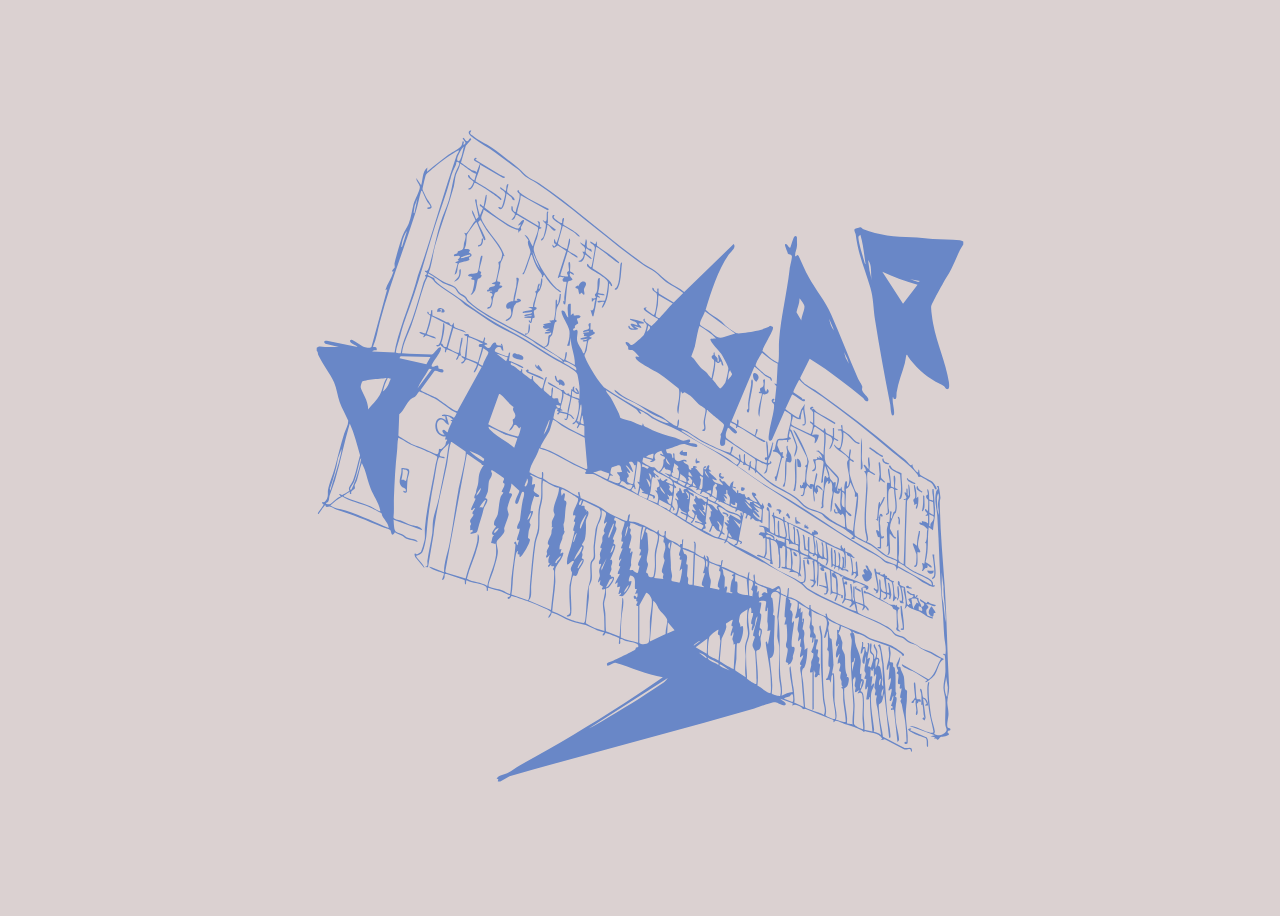
<file: index.html>
<!DOCTYPE html>
<html lang="en">

<head>
    <meta charset="UTF-8">
    <meta name="viewport" content="width=device-width, initial-scale=1.0">
    <title>Polgar 3</title>
    <link rel="stylesheet" href="estilo1.css">

</head>

<body>
    <a href="index2.html">
        <svg xmlns:dc="http://purl.org/dc/elements/1.1/" xmlns:cc="http://creativecommons.org/ns#"
        xmlns:rdf="http://www.w3.org/1999/02/22-rdf-syntax-ns#" xmlns:svg="http://www.w3.org/2000/svg"
        xmlns="http://www.w3.org/2000/svg" viewBox="0 0 755.90533 755.90533" height="700" width="700"
        xml:space="preserve" id="svg2" version="1.1">
        <metadata id="metadata8">
        </metadata>
        <defs id="defs6">
            <clipPath id="clipPath18" clipPathUnits="userSpaceOnUse">
                <path id="path16" d="M 0,566.929 H 566.929 V 0 H 0 Z" />
            </clipPath>
        </defs>
        <g transform="matrix(1.3333333,0,0,-1.3333333,0,755.90536)" id="g10">
            <g id="g12">
                <g clip-path="url(#clipPath18)" id="g14">
                    <g transform="translate(407.1125,90.2701)" id="g20">
                        <path id="path22" 
                            d="m 0,0 c -1.249,0.835 -1.683,-1.063 -2.276,-1.442 -1.381,-0.883 -3.897,-0.409 -4.721,-2.049 l 6.761,-2.492 C 1.031,-5.903 0.27,-0.18 0,0 m 72.599,-1.493 1.002,6.492 C 72.758,4.467 72.009,1.966 71.879,1.076 71.821,0.681 71.823,-1.582 72.599,-1.493 m -17.523,6.498 1.503,6.494 C 55.383,10.854 54.91,8.387 54.711,7.121 54.627,6.586 54.124,4.924 55.076,5.005 m 15.52,2.499 1.003,5.495 c -0.954,-0.302 -1.306,-1.406 -1.466,-2.28 -0.099,-0.544 -0.442,-3.128 0.463,-3.215 m -171.715,5.99 -64.082,-40.978 c 3.971,1.76 7.744,4.07 11.473,6.285 14.958,8.885 31.585,18.882 45.864,28.686 2.536,1.741 5.106,3.35 6.745,6.007 M 50.579,2.003 c -0.424,0.417 0.396,2.718 0.365,3.36 -0.034,0.713 -0.742,1.111 -0.732,1.775 0.025,1.633 0.76,3.775 0.732,5.478 -0.007,0.372 -0.184,2.028 -0.863,1.88 0.408,-1.603 -1.21,-1.429 -1.268,-2.717 -0.287,-6.345 0.986,-12.751 1.284,-19.003 0.262,-5.506 -0.608,-10.921 -0.414,-16.408 -0.141,-1.806 6.994,-4.772 7.4,-4.355 0.29,2.769 -0.452,5.498 -0.52,8.224 -0.139,5.523 0.815,13.841 -0.101,18.894 -0.767,4.227 -3.093,1.272 -3.883,1.877 l 1.497,2.494 C 53.097,3.661 51.277,1.317 50.579,2.003 m 16.524,14.493 -1.265,-2.006 -0.247,6.504 c -0.89,0.145 -0.467,-2.022 -1.247,-1.987 -0.598,0.027 -0.393,1.595 -1.246,1.487 0.255,-1.178 -0.371,-5.359 -10e-4,-5.995 0.043,-0.075 1.12,0.695 1.477,-0.241 L 63.598,7.004 c 0.938,0.098 1.098,2.745 2.505,1.74 -0.265,-2.805 -2.206,-5.219 -2.511,-7.99 -0.993,-9.037 1.395,-20.161 2.378,-29.146 0.076,-0.695 -0.436,-1.534 -0.379,-1.592 0.237,-0.245 5.27,-1.238 6.008,-3.003 -1.041,6.673 -1.632,13.45 -2.613,20.13 -0.425,2.896 -1.478,4.899 -1.425,8.618 0.013,0.934 0.822,3.269 0.534,3.743 -0.045,0.074 -1.214,-0.743 -1.48,0.289 -0.254,0.985 0.602,2.328 0.535,3.464 -0.062,1.045 -0.872,1.586 -0.916,2.384 -0.115,2.053 1.228,6.555 1.385,9.092 0.034,0.544 0.32,1.896 -0.516,1.763 m -118.158,3.006 c -0.627,0.598 -7.717,5.367 -8.005,4.993 -0.41,-0.532 -0.089,-1.187 0.623,-1.633 2.025,-1.269 5.118,-2.438 7.382,-3.36 m 120.153,8.99 c -0.137,0.133 -1.203,0.188 -1.508,-0.331 -0.917,-1.559 -0.31,-5.314 -0.487,-7.162 l 1.351,3.392 c 0.052,0.757 0.955,3.799 0.644,4.101 M 48.073,25.995 c -0.353,-0.512 0.262,-6.253 0,-7.498 l 2.519,10.742 c -0.444,2.299 -0.975,-2.3 -1.29,-2.742 -0.36,-0.506 -1.191,-0.447 -1.229,-0.502 M -60.135,25.429 c -0.416,0.651 -7.385,3.359 -8.437,4.565 -1.501,-1.944 7.296,-5.026 8.259,-5.995 0.458,0.045 0.313,1.219 0.178,1.43 m -10.108,5.405 c -1.284,1.171 -4.098,2.683 -5.843,3.154 l 5.765,-4.488 c 1.354,-0.323 0.251,1.176 0.078,1.334 m -4.342,12.651 c -1.187,-10e-4 -2.219,-0.955 -3.162,-1.586 -0.754,-0.504 -2.535,-1.341 -2.342,-2.405 z m 5.004,-10.49 0.498,12.494 -9.497,-7.247 z m 43.556,18.99 c -1.299,0.218 -0.897,-0.2 -1.144,-1.082 -0.428,-1.525 -0.431,-2.407 0.152,-3.91 0.703,-0.055 0.787,1.865 0.847,2.392 0.099,0.87 0.257,1.72 0.145,2.6 m -34.042,0.497 c -0.908,0.552 -6.791,-4.619 -7.395,-5.857 -0.834,-1.709 -1.398,-11.301 -1.144,-13.41 0.08,-0.66 0.025,-0.925 0.523,-1.478 1.223,-1.357 6.286,-3.011 8.011,-4.241 l 1.557,16.247 c -0.497,0.744 -0.507,3.965 -0.63,4.138 -0.195,0.274 -1.163,0.26 -1.381,0.921 -0.233,0.706 0.342,2.776 0.459,3.68 m 107.488,-2.88 c 1.691,2.942 -6.56,4.728 -8.354,5.884 0.454,-2.112 -1.751,-4.973 -2.006,-6.256 -0.037,-0.184 1.417,-0.874 1.971,-3.029 0.496,-1.928 0.699,-2.124 1.127,-3.417 0.494,-1.491 -0.517,-4.171 -0.083,-5.949 0.061,-0.253 1.915,-3.932 1.977,-4.185 0.799,-3.265 0.045,-9.844 1.146,-14.767 0.264,-1.176 1.714,-2.057 0.37,-3.881 3.176,1.724 1.677,-4.662 1.038,-6.29 -0.57,-1.452 -1.611,-1.86 -2.789,-2.713 -0.625,-7.906 1.394,-15.922 2.242,-23.748 0.099,-0.913 -0.161,-4.575 0.011,-4.738 0.168,-0.16 3.714,-0.043 4.498,-1.002 -0.518,5.605 0.831,11.192 0.526,16.765 -0.758,13.875 -2.287,27.486 -2.043,41.487 0.055,3.207 0.909,7.154 0.743,10.479 -0.082,1.643 -1.355,4.244 -1.255,4.952 0.042,0.297 0.807,0.279 0.881,0.408 m -143.034,2.391 -5.501,6.492 -0.503,-8.995 z m 47.06,8.489 c -0.403,0.395 -5.501,-2.999 -5.542,-3.321 -0.078,-0.616 0.525,-1.437 0.34,-2.681 -0.411,-2.768 -2.547,-6.699 -3.788,-9.26 l -1.482,-17.513 c -0.028,-0.744 0.488,-1.046 0.985,-1.442 0.927,-0.738 9.625,-5.775 10.235,-5.774 l 1.252,20.499 -1.494,-0.498 c 0.67,1.608 -0.679,3.358 -0.772,4.252 -0.137,1.315 1.401,3.979 0.763,5.741 -1.089,-0.424 -0.481,-2.732 -1.992,-2.996 -0.873,1.2 1.58,6.369 1.516,7.713 -0.016,0.336 -1.051,0.052 -1.062,0.998 -0.011,0.915 1.264,4.062 1.041,4.282 m 86.579,-4.545 c -0.316,0.437 -8.47,3.234 -9.473,5.047 -0.196,-1.296 0.983,-1.947 1.022,-3.219 0.038,-1.207 -0.894,-2.819 -0.777,-4.025 0.073,-0.751 1.191,-7.629 1.349,-8.006 0.176,-0.421 1.106,-0.388 1.333,-1.054 0.445,-1.307 1.614,-18.105 1.618,-20.437 0.002,-1.312 -1.233,-6.934 -1.041,-7.246 0.027,-0.044 0.808,0.404 1.006,0.248 1.22,-0.957 0.718,-20.063 0.997,-23.485 0.384,-4.69 2.362,-9.59 0.993,-14.246 2.897,-0.08 5.036,-2.691 7.963,-1.455 -0.235,5.396 -1.363,10.803 -1.949,16.198 -0.276,2.536 10e-4,8.582 -0.495,10.42 -0.093,0.346 -2.584,0.628 -0.006,1.568 -1.619,1.262 -0.809,3.145 -1.015,4.453 -0.15,0.947 -0.815,1.641 -0.962,2.577 -0.291,1.855 0.65,4.13 0.515,4.899 -0.094,0.538 -1.314,0.461 -1.418,1.031 -0.25,1.372 2.393,5.575 -0.117,6.79 l -1.005,-1.499 c -0.522,3.073 1.127,5.537 1.492,8.497 -1.013,-0.18 -1.394,-2.987 -2.248,-2.989 -2.081,-0.006 0.528,9.248 1.742,10.249 -0.541,2.164 -0.836,-2.372 -1.985,-1.26 -1.543,1.492 0.317,5.16 0.508,6.731 0.144,1.174 -0.251,6.469 -0.011,6.762 l 1.493,-0.498 c -0.367,0.918 0.789,3.511 0.471,3.949 M -38.04,14.001 c -0.974,5.594 -0.132,11.177 -0.049,16.737 0.04,2.706 -0.738,5.583 -0.47,8.524 0.311,3.413 2.317,6.476 2.42,9.979 0.067,2.29 -0.842,5.634 -0.918,7.974 -0.128,3.947 0.119,7.857 0.516,11.767 -2.453,-1.992 -5.547,-2.52 -6.376,-5.875 -0.147,-0.594 -0.601,-3.454 -0.573,-3.901 0.059,-0.964 1.657,-2.577 0.95,-4.218 l 1.994,0.501 c 1.56,-2.315 -0.99,-13.154 -2.867,-13.903 -0.474,-0.188 -1.482,0.017 -1.615,-0.113 -0.49,-0.476 -0.434,-10.615 -0.524,-12.224 -0.137,-2.441 -1.064,-6.249 -1.023,-8.527 0.014,-0.728 0.137,-1.298 0.752,-1.754 z m 4.508,51.984 c -0.168,0.17 0.709,3.576 -0.748,4.494 -1.357,-0.574 -1.645,-5.143 -1.75,-6.75 -0.339,-5.177 1.117,-9.856 1.037,-14.486 -0.057,-3.295 -2.205,-6.886 -2.546,-9.998 -0.387,-3.534 -0.063,-11.979 -0.02,-16.011 0.036,-3.302 0.854,-6.641 0.483,-10.002 0.085,-0.733 3.579,-2.862 4.587,-3.441 0.906,-0.521 1.88,-1.289 2.96,-1.288 0.872,1.018 -0.599,23.616 -0.956,26.773 -0.042,0.367 -1.939,3.291 -2.028,4.491 -0.125,1.683 2.007,6.307 1.922,6.995 -0.058,0.468 -1.183,0.552 -1.349,0.816 -0.79,1.255 3.659,13.369 3.41,15.906 -1.893,-1.703 -1.505,-5.288 -2.146,-7.6 -0.175,-0.627 -0.893,-2.027 -1.233,-2.791 -0.313,-0.703 0.331,-1.375 -1.119,-1.103 -0.546,1.45 0.559,3.706 0.508,4.709 -0.015,0.302 -0.913,0.236 -1.014,0.622 -0.575,2.197 1.624,5.999 1.516,8.409 -0.096,0.576 -1.338,0.076 -1.514,0.255 m 47.18,-11.898 c -0.179,0.343 1.084,6.155 0.923,7.663 -0.174,1.631 -1.341,1.844 -1.548,3.001 -0.255,1.43 0.665,3.163 0.454,3.905 -0.177,0.623 -7.398,4.208 -8.454,5.324 v -4.995 l 1.494,1.494 0.008,-4.493 1.494,1.494 -0.493,-8.992 c 1.389,0.334 -0.619,3.52 1.495,2.994 0.711,-0.935 -1.05,-7.228 -0.999,-8.7 0.011,-0.297 0.823,-0.308 0.967,-0.674 1.212,-3.071 -0.074,-4.685 -0.012,-7.368 0.065,-2.794 1.132,-5.855 0.551,-8.747 l 2.496,1.996 C 11.747,33.213 11.525,26.127 9.408,21.842 9.096,21.211 8.349,21.083 8.211,20.817 6.63,17.774 8.215,13.307 8.519,9.748 9.084,3.124 9.687,-3.499 10.015,-10.141 c 0.368,-1.56 13.482,-4.705 15.285,-6.346 1.891,3.868 -0.418,8.641 -0.749,12.749 -0.638,7.938 -1.027,16.036 -1.515,23.98 -0.554,9.02 0.044,17.989 -0.278,26.995 -0.09,2.494 -1.023,5.08 -1.12,7.148 -0.038,0.8 -0.023,1.373 0.897,1.601 0.325,-2.886 1.459,-6.392 1.507,-9.247 0.289,-17.074 0.02,-32.683 1.511,-49.977 0.383,-4.447 2.43,-8.943 1.076,-13.46 0.189,-0.814 6.514,-3.319 7.194,-3.201 0.904,0.157 0.781,1.943 0.766,2.665 -0.102,4.8 -1.77,10.812 -2.03,15.992 -0.298,5.923 0.435,11.837 -0.011,17.74 -2.107,-1.499 -0.651,-5.169 -2.25,-6.995 0.245,4.273 -2.214,1.721 -3.249,2.499 -0.361,1.386 0.749,0.719 1.154,1.605 0.665,1.456 2.183,7.117 1.837,8.546 -0.098,0.404 -0.9,0.13 -1.028,1.058 -0.416,3.003 0.679,8.775 0.05,11.947 -0.083,0.417 -1.067,0.131 -1.055,1.049 0.011,0.905 0.544,1.916 0.563,3.014 0.066,3.917 -0.089,7.851 -0.027,11.764 -0.893,0.242 -1.606,-6.601 -2.996,-4.994 -0.6,0.694 4.656,13.235 0.694,16.439 -2.22,1.794 -8.501,3.04 -10.963,5.549 L 15.52,56.335 c 2.579,-1.182 1.107,-3.423 1.52,-5.591 0.212,-1.111 1.409,-1.618 1.672,-3.329 0.124,-0.805 -0.341,-2.71 -0.173,-2.928 0.067,-0.086 1.8,1.017 1.952,-0.232 0.156,-1.281 -1.85,-5.569 -1.481,-7.504 0.11,-0.576 1.438,0.078 1.561,-0.532 0.333,-1.652 -0.552,-3.487 -0.431,-4.883 0.111,-1.277 1.295,-1.282 1.387,-1.689 0.402,-1.785 -0.54,-3.279 -0.498,-4.364 0.012,-0.329 0.916,-0.041 1.052,-1.001 0.391,-2.756 -1.16,-5.8 -0.045,-8.783 -2.309,1.395 -1.305,-1.943 -3.999,-1.498 -0.427,1.279 0.398,2.817 0.429,3.774 0.007,0.22 -0.645,0.177 -0.745,0.378 -0.319,0.633 0.136,1.476 -0.682,1.342 l 0.013,-31.23 -1.018,-0.76 -0.007,30.992 c -3.499,-2.575 -1.395,2.832 -1.046,4.797 0.196,1.11 -0.156,2.354 0.065,3.351 0.195,0.882 1.617,2.685 1.754,5.334 0.185,3.609 -1.602,1.819 -1.769,2.772 1.622,3.634 2.903,7.149 2.498,11.236 -1.254,-0.462 0.101,-4.351 -1.995,-3.994 l 0.494,4.495 c -3.235,-1.295 -1.581,2.105 -1.593,3.749 -0.013,1.838 -0.287,2.891 -0.787,3.85 m -35.233,21.326 c -0.477,0.761 -5.412,1.101 -5.934,-0.69 l 1.995,-0.245 c 0.531,-0.583 -1.095,-6.873 -1.055,-8.264 0.026,-0.934 0.962,-0.465 1.095,-1.445 0.39,-2.885 -1.481,-9.071 -1.076,-10.943 0.107,-0.495 1.217,-0.443 1.463,-1.146 0.862,-2.46 -0.899,-5.266 -0.943,-7.464 -0.051,-2.461 0.906,-3.46 0.1,-6.556 -0.983,-3.771 -3.203,-2.057 -3.594,-3.917 0.354,-9.123 2.169,-18.323 0.972,-27.414 3.588,-1.87 6.394,-5.019 10.278,-6.342 1.335,-0.047 0.384,13.271 0.268,14.756 -0.505,6.461 -1.864,12.871 -2.805,19.103 -0.173,1.143 -1.077,7.043 -1.036,7.415 0.037,0.33 0.646,0.87 0.835,0.728 l 1.003,-2.496 2.002,11.494 -2.495,-0.497 c 0.471,2.742 0.714,5.003 -0.04,7.749 l 0.533,11.24 c -1.156,-0.565 0.263,-3.243 -1.995,-2.994 -0.644,1.636 1.02,6.981 0.429,7.928 m -94.051,-32.42 12.731,5.979 c -0.266,3.496 1.377,8.073 1.311,11.286 -0.043,2.083 -4.985,6.36 -6.445,8.563 -1.592,2.403 -2.115,5.375 -4.847,7.156 z m 110.642,35.971 -4.504,2.012 -2.024,-19.265 c 1.756,-15.279 0.553,-30.685 1.5,-45.983 0.344,-5.555 2.214,-11.152 1.027,-16.725 2.907,1.218 5.747,2.957 9.009,3.002 -0.597,5.806 -2.228,11.946 -2.503,17.75 -0.055,1.151 -0.333,2.421 0.748,3.231 L 0.095,8.334 c 0.74,-2.966 1.049,-5.904 1.151,-8.55 0.083,-2.122 0.594,-4.102 0,-6.307 l 7.772,-3.471 c -0.716,8.241 -1.335,16.489 -2,24.74 -0.197,2.445 -1.232,4.625 -0.843,7.42 0.069,0.492 0.808,0.845 0.865,1.576 0.027,0.346 -1.069,-0.008 -1.072,0.978 -0.007,1.965 2.723,4.92 2.55,7.273 L 6.022,29.996 C 5.494,30.63 7.034,36.46 7.061,37.777 7.081,38.72 6.032,38.235 5.963,39.222 5.831,41.116 7,43.41 6.515,45.487 L 4.52,42.993 c -0.493,2.057 0.71,4.389 0.545,6.25 -0.109,1.238 -1.039,1.897 -1.105,3.482 -0.069,1.649 1.477,9.674 1.053,10.259 -0.571,-0.321 -2.874,-2.29 -2.984,-0.757 -0.021,0.298 1.25,4.422 1.408,5.584 0.237,1.736 0.997,5.372 0.494,6.838 -0.522,1.516 -5.819,2.902 -7.424,3.325 -0.057,-0.89 1.374,-1.499 1.483,-1.868 0.152,-0.517 -0.118,-1.239 0.03,-1.769 0.122,-0.442 0.967,-0.34 1.011,-0.673 0.153,-1.142 -1.073,-4.006 -1.03,-5.425 1.048,0.593 1.937,-2.305 1.998,-3.027 0.146,-1.745 -1.09,-5.083 -0.483,-7.224 0.615,-0.305 0.598,2.145 1.494,0.995 C 1.644,58.169 -1.983,41.323 -0.487,38.488 3.525,39.82 0.612,33.157 0.15,31.109 0.017,30.518 0.34,29.807 0.154,29.105 -0.399,27.02 -1.51,24.122 -3.992,23.999 c 0.998,2.251 -0.102,1.123 -1.54,2.307 -0.063,2.464 1.96,9.051 1.411,10.93 -0.088,0.3 -1.284,0.652 -1.322,2.548 -0.029,1.484 0.802,3.053 0.881,4.519 0.225,4.203 0.105,8.507 -0.437,12.682 l -1.494,-0.498 c -0.499,0.592 1.158,4.649 1.018,5.681 -0.046,0.335 -0.914,0.268 -1.013,0.653 -0.283,1.102 0.882,11.956 0.986,14.425 0.027,0.625 0.562,1.646 0.508,1.718 M -116.753,42.106 c 1.567,2.161 0.905,14.741 1.12,18.124 0.297,4.659 2.016,12.176 1.51,16.513 -0.229,1.965 -2.379,5.255 -4.511,5.734 l -5.504,-10.256 -0.034,-30.401 c 1.467,-1.803 6.336,-1.207 7.419,0.286 M -10.048,-0.948 c 1.323,4.997 -0.613,9.916 -0.946,14.705 -0.593,8.507 0.473,17.497 0.007,25.504 -0.15,2.579 -1.492,5.636 -1.514,7.98 -0.047,4.913 0.929,10.302 0.004,15.49 l 1.999,17.989 c -1.87,4.222 -7.694,2.817 -7.03,-1.919 0.046,-0.322 0.87,-0.263 0.986,-0.693 0.646,-2.399 0.908,-7.181 1.062,-9.855 0.069,-1.194 -0.578,-3.561 -0.463,-3.708 0.192,-0.244 1.573,-0.249 1.449,-1.296 l -0.519,-15.506 c -0.123,-3.698 -0.28,-4.865 -0.02,-8.529 0.201,-2.835 0.091,-9.206 -3.421,-9.755 0.615,-9.471 2.871,-19.175 1.501,-28.671 0.155,-0.599 6.145,-2.633 6.905,-1.736 m -0.457,83.928 c 0.262,3.468 -0.993,3.807 -2.998,1.245 z M -136.66,82.478 c 1.781,1.523 3.783,4.152 3.995,6.498 -1.706,-1.683 -3.409,-4.159 -3.995,-6.498 m 115.53,3.383 -9.395,4.112 0.002,-2.494 0.498,0.994 c 2.935,-0.257 0.693,-3.955 1.004,-5.993 0.618,-0.303 0.594,2.143 1.494,0.995 0.298,-0.379 -0.58,-4.921 0.751,-4.984 0.162,-0.007 2.611,1.427 2.755,1.74 0.189,0.412 -1.409,-0.069 -0.996,0.99 1.756,2.296 2.17,1.817 4.499,0.76 0.135,0.148 -0.381,3.56 -0.612,3.88 m -12.293,-1.284 c -0.797,1.615 4.607,7.446 -2.108,7.896 -0.008,-1.523 0.073,-12.037 0.519,-12.474 0.103,-0.102 1.922,-0.003 2.477,-0.52 -0.304,1.292 0.531,2.893 0.295,4.042 -0.193,0.937 -1.129,0.946 -1.183,1.056 m -112.256,9.895 -2.432,-1.316 -3.07,-6.177 c 1.025,-1.078 6.232,6.741 5.502,7.493 m 109.645,-13.993 -1.241,13.007 -9.268,3.987 c 0.25,-1.688 -0.352,-4.19 -0.041,-5.724 0.113,-0.557 1.236,-0.084 1.464,-0.318 0.958,-0.981 0.137,-8.098 0.342,-8.471 1.167,-2.119 6.469,-2.402 8.744,-2.481 m 69.086,18.986 c -0.069,0.077 -1.88,0.626 -1.998,0.505 0.935,-2.391 0.219,-15.663 1.496,-16.745 0.387,-0.328 2.807,-0.954 3.005,-0.745 l -0.58,11.163 c -0.55,1.659 -3.834,0.733 -2.924,4.504 0.08,0.335 1.817,0.413 1.001,1.318 m -82.1,-2.501 c 0.14,0.173 2.21,0.27 0.993,1.254 l -9.508,4.249 c 1.724,-1.787 1.124,-3.391 1.527,-5.218 0.175,-0.792 0.841,-1.325 0.973,-2.071 0.409,-2.321 -0.428,-6.653 0.009,-9.199 l 0.497,1.501 c 3.034,0.616 0.605,-3.001 0.996,-5.002 0.899,0.405 4.24,-0.725 4.506,-0.497 1.266,1.077 -1.181,0.735 -1.265,0.95 -0.624,1.594 0.432,7.217 0.908,9.154 0.277,1.128 1.257,2.112 1.384,3.175 0.114,0.954 -1.852,0.678 -1.02,1.704 m 161.7,-8.488 c 0.151,1.569 -0.309,2.728 -1.518,3.729 -2.797,2.315 -10.176,5.046 -13.833,7.182 -3.286,1.919 -7.87,5.894 -10.849,7.173 -1.655,0.711 -1.109,-1.407 -1.285,-2.52 z m -171.748,14.951 c -0.283,0.381 -7.32,2.957 -8.477,3.541 0.299,-1.632 -0.529,-3.181 -0.522,-4.722 0.012,-2.725 0.509,-6.571 1.485,-8.666 0.755,-1.622 -0.089,-5.032 -0.341,-6.875 l 0.349,-0.493 c 1.111,0.098 6.684,-1.604 7.034,-1.232 1.023,1.086 -0.962,2.202 -0.995,2.341 -0.705,3.024 2.872,8.818 1.989,12.313 -0.098,0.384 -0.945,0.32 -1.01,0.668 -0.174,0.934 0.827,2.667 0.488,3.125 m -9.986,-0.455 c -0.347,1.931 1.226,4.436 -0.992,5.498 0.261,-1.676 -0.828,-4.52 0.992,-5.498 m -101.128,5.995 c -0.756,0.807 -4.281,-6.214 -4.003,-6.49 0.83,-0.825 1.073,0.669 1.291,0.941 0.628,0.784 3.266,4.957 2.712,5.549 m 15.516,-8.491 4.006,9.991 -4.265,-7.981 z m -36.551,5.999 c 0.064,0.054 0.13,0.844 0.496,1.235 1.283,1.369 2.844,2.709 3.014,4.759 -1.376,-0.903 -4.637,-4.261 -4.505,-5.744 0.038,-0.438 0.903,-0.329 0.995,-0.25 m 120.16,-8.001 c -0.044,0.075 -1.172,-0.648 -1.482,0.242 0.996,2.644 2.84,9.381 0.175,11.194 l -6.696,3.556 -0.981,-24.968 7.985,-1.519 c 0.396,1.561 -1.411,0.74 -1.521,2.232 -0.149,2.023 2.765,8.85 2.52,9.263 m 88.115,14.988 -3.498,1.004 c -1.882,-2.629 5.644,-5.774 5.999,-5.495 0.857,0.674 0.053,3.782 -0.756,4.015 -1.491,0.428 -1.391,-2.503 -2.743,-0.022 z m -12.142,1.376 c -0.391,0.473 -4.985,2.516 -5.885,1.873 0.472,-2.957 0.92,-6.489 1.016,-9.464 0.049,-1.536 -0.63,-4.883 -0.539,-5.436 0.196,-1.182 4.522,-2.558 5.533,-3.338 0.263,2.885 1.354,14.577 -0.125,16.365 m -85.062,-0.449 -8.927,3.576 1.237,-4.023 c 4.212,-0.745 1.451,-5.992 1.738,-8.16 0.045,-0.337 0.981,-0.278 1.051,-0.634 0.289,-1.486 -0.645,-7.575 -0.372,-9.34 0.082,-0.536 0.858,-1.004 0.885,-2.057 0.077,-3 -1.882,-4.935 3.469,-4.777 z m 78.68,-12.415 c 0.503,0.614 0.051,11.904 -0.133,13.108 -0.364,2.38 -0.776,3.136 -3.365,3.383 1.626,-2.661 -1,-14.639 0.489,-15.751 0.239,-0.179 2.911,-0.86 3.009,-0.74 m -175.217,6.996 c 2.031,2.994 5.187,5.711 5.988,9.269 0.081,0.356 0.867,1.822 -0.236,1.718 -0.508,-0.048 -4.884,-7.806 -5.294,-8.7 -0.363,-0.79 -0.606,-1.38 -0.458,-2.287 m 32.034,11.493 c -1.335,0.255 -0.87,-0.285 -1.222,-1.001 -0.716,-1.455 -1.411,-3.401 -1.775,-4.993 2.047,1.116 2.363,3.945 2.997,5.994 m 45.055,-2.496 0.501,5.498 c -1.71,-0.811 -2.33,-4.519 -0.501,-5.498 m 7.659,-5.378 c -0.779,1.31 1.809,5.273 1.135,6.373 -0.637,1.041 -5.972,3.576 -7.039,5.001 -0.216,-2.516 -1.133,-5.245 -1.25,-7.745 -0.186,-3.958 0.621,-8.231 0.48,-12.97 -0.088,-2.937 0.916,-4.929 0.98,-7.07 0.035,-1.196 -0.788,-2.641 -0.487,-3.876 0.221,-0.908 5.327,-1.3 6.312,-1.702 0.874,0.169 2.168,8.632 2.251,10.108 0.023,0.407 0.15,1.828 -0.526,1.009 l -1.498,-1.741 c 0.283,2.478 1.839,6.918 1.504,9.241 -0.073,0.507 -0.728,-0.21 -1.005,-0.004 -1.138,0.847 0.151,1.969 0.029,2.948 -0.04,0.321 -0.804,0.291 -0.886,0.428 m 88.976,8.877 c 0.264,2.195 0.01,3.848 -2.506,3.997 0.375,-1.061 0.275,-4.918 0.577,-5.42 0.581,-0.962 8.051,-2.608 9.429,-3.574 -0.561,1.319 0.587,3.352 -0.489,4.257 -0.724,0.61 -6.131,2.255 -7.011,0.74 m -18.029,4.999 v -11.747 c 0,-0.837 -0.941,-2.94 -1.5,-3.742 l 4.499,-2.006 -0.979,16.651 z m 45.059,-14.996 v 8.248 c 0,0.672 -1.036,2.547 -0.496,3.748 0.791,-0.088 0.763,-0.747 0.946,-1.299 0.894,-2.701 0.261,-9.5 1.296,-11.202 0.243,-0.401 1.26,-0.752 1.753,-0.994 0.386,0.52 -0.663,12.256 -1.111,12.88 -2.817,0.671 -5.77,3.668 -8.154,4.609 -0.764,0.302 -0.773,-0.144 -0.762,-0.754 0.036,-1.998 0.815,-4.452 1.014,-6.495 0.209,-2.15 -1.066,-6.749 1.513,-6.487 l -1.259,12.239 c 2.933,-4.49 -0.31,-11.928 5.26,-14.493 m -69.103,12.96 c -0.322,0.45 -6.505,2.163 -7.491,3.035 0.15,-0.81 -0.808,-2.287 -0.439,-2.915 0.171,-0.29 5.232,-3.499 5.704,-3.578 0.216,-0.036 0.196,0.648 0.442,0.791 0.429,0.25 1.019,0.104 1.301,0.548 0.142,0.223 0.547,2.03 0.483,2.119 m -59.399,-1.325 c -0.648,1.459 0.557,3.18 0.125,3.866 -0.452,0.717 -2.995,1.112 -3.789,1.994 0.326,-5.21 -2.09,-10.094 -2.5,-15.253 -0.507,-6.377 0.796,-13.026 -1.513,-19.231 l 7.512,-1 c -1.184,1.354 0.192,3.139 -0.07,4.148 -0.162,0.627 -1.13,0.981 -1.23,1.569 -0.402,2.34 2.091,7.46 2.182,9.612 0.037,0.886 -0.842,1.578 -0.849,2.84 -0.023,4.435 2.599,5.517 0.928,10.932 -0.117,0.378 -0.743,0.404 -0.796,0.523 m 88.95,2.866 c 0.172,1.745 -5.866,4.717 -5.994,2.747 -0.134,-2.072 2.63,-1.214 3.175,-1.284 0.166,-0.021 1.569,-2.015 2.819,-1.463 m -33.548,0.995 -2.492,3.995 c -1.316,-3.576 -0.208,-2.65 2.492,-3.995 m -128.166,-3.496 2.504,7.494 c -1.649,-1.208 -2.417,-4.071 -2.777,-5.973 -0.098,-0.515 -0.658,-1.638 0.273,-1.521 m 170.659,2.428 c -0.413,0.641 -4.119,1.035 -4.892,1.354 -1.236,0.509 -9.615,5.113 -10.058,4.709 0.902,-2.79 5.823,-1.697 6.791,-4.991 0.334,-1.14 -1.018,-1.257 0.976,-2.011 0.901,2.555 1.157,0.244 1.603,0.022 1.49,-0.739 4.075,-1.014 5.642,-2.014 -0.132,0.772 0.28,2.401 -0.062,2.931 M -116.521,95.589 c 0.699,-0.606 3.198,-1.054 3.787,0.238 0.414,0.91 1.007,6.061 1.096,7.4 0.251,3.744 -0.292,7.767 0.013,11.483 0.291,3.535 3.424,12.139 2.236,14.748 -0.83,1.821 -6.735,3.378 -8.508,4.879 -0.844,-0.057 -1.298,-2.18 -1.151,-2.619 0.153,-0.455 0.909,-0.376 1.14,-0.743 0.373,-0.591 1.063,-12.225 1.004,-13.745 -0.107,-2.762 -1.41,-6.108 -1.293,-8.523 0.072,-1.495 0.953,-2.173 1.002,-2.956 0.106,-1.704 -1.585,-5.767 -1.459,-6.983 0.042,-0.399 0.993,-0.434 1.222,-0.814 0.444,-0.734 0.529,-2.033 0.911,-2.365 m -125.277,35.377 c 0.654,-0.716 4.143,3.288 3.497,3.996 -1.808,-0.891 -3.56,-1.586 -3.497,-3.996 m 119.646,-5.498 c 0.773,2.926 1.81,5.802 2.513,8.754 0.075,0.313 0.902,0.833 -0.259,1.235 -1.277,0.442 -0.994,0.081 -1.26,-0.725 -0.546,-1.663 -1.336,-5.761 -1.481,-7.529 -0.045,-0.548 -0.37,-1.862 0.487,-1.735 m -14.007,1.997 c 1.953,2.186 2.479,6.131 2.994,8.997 -2.275,-1.958 -1.613,-6.218 -2.994,-8.997 M 1.013,122.466 v 10.747 c 0,0.58 -1.668,3.091 0.498,2.751 0.933,-2.302 -0.099,-12.977 0.992,-13.76 0.525,-0.377 1.72,-0.125 2.273,-0.73 -0.097,4.19 -0.268,8.509 -1.76,12.483 1.008,0.194 1.218,-0.434 1.544,-1.202 0.674,-1.585 1.315,-7.094 1.454,-9.045 0.177,-2.483 -0.874,-6.369 0.497,-8.001 0.679,-0.808 5.523,-3.259 6.014,-2.739 1.185,5.03 -2.209,3.153 -2.951,4.046 -0.475,0.572 -0.631,10.832 -1.552,12.443 1.091,0.174 1.224,-0.422 1.475,-1.272 0.572,-1.94 0.426,-10.123 1.783,-10.716 0.194,-0.085 1.262,-0.185 1.254,0.256 -0.56,2.996 -0.382,5.96 -0.003,8.992 0.114,0.911 -0.191,0.814 0.998,0.745 v -10.746 c 0,-1.056 2.811,-2.634 4.002,-2.248 0.418,4.711 -0.766,9.254 -1.077,13.918 l -19.199,10.07 c -0.49,-0.383 -0.289,-1.631 -0.241,-2.24 0.196,-2.519 0.489,-8.325 1.094,-10.404 0.187,-0.64 2.254,-2.71 2.905,-3.348 m -149.699,4.502 c 1.468,3.764 3.358,7.442 4.006,11.493 -0.749,-0.127 -0.964,-0.918 -1.245,-1.501 -0.784,-1.63 -2.463,-5.768 -3.02,-7.482 -0.164,-0.506 -0.763,-2.52 0.259,-2.51 m 26.505,8.954 c -3.388,0.405 -6.034,3.091 -9.478,3.034 0.669,-1.298 -0.427,-2.593 -0.509,-3.814 -0.06,-0.897 0.901,-0.562 1.012,-1.017 0.319,-1.311 -0.506,-2.483 -0.451,-3.44 0.044,-0.753 0.915,-1.35 0.997,-2.463 0.165,-2.217 -1.701,-7.288 -2.051,-9.753 2.855,0.513 0.795,-2.087 1.008,-4.001 0.822,0.315 1.546,3.02 2.018,0.74 -0.569,-3.444 -1.702,-6.889 -1.121,-10.342 l -1.402,-3.888 c 0.814,-0.614 2.536,0.071 2.898,-0.095 0.079,-0.037 0.202,-0.758 0.723,-1.071 0.952,-0.572 3.04,-2.362 3.373,-0.589 0.245,1.296 0.972,3.706 1.032,4.554 0.065,0.923 -0.954,0.587 -1.037,1.019 -0.374,1.951 2.087,5.543 2.513,7.435 0.359,1.595 -1.125,-0.223 -1.5,0.495 0.111,2.179 2.668,4.581 0.133,5.45 0.458,6.016 0.461,11.844 1.842,17.746 m 117.553,3.41 c -0.337,0.28 -1.343,0.272 -1.864,0.628 -0.443,-0.533 3.523,-11.77 0.998,-13.489 l 2.499,-0.504 c -0.4,2.079 -0.584,12.491 -1.633,13.365 m -54.228,-1.161 c -0.641,0.772 -1.145,1.659 -1.963,2.287 -0.666,-0.868 1.056,-2.041 1.398,-3.166 0.274,-0.902 -1.17,-3.763 1.352,-4.829 0.682,3.615 1.402,3.072 -0.787,5.708 m 15.807,-0.212 -5.001,3.996 5.259,-6.99 0.746,4.493 z m 37.003,-10.452 c 0.283,0.203 0.438,1.563 0.422,2.059 -0.042,1.275 -1.665,10.163 -2.144,10.875 -0.434,0.643 -6.432,3.331 -6.737,3.016 0.518,-2.049 0.106,-13.164 0.573,-13.916 0.171,-0.277 2.256,-0.748 2.426,-0.575 -0.36,3.326 -0.924,7.431 -0.499,10.754 0.093,0.729 0.382,1.549 1,0.738 0.176,-1.608 0.033,-11.073 0.572,-11.925 0.163,-0.258 3.904,-1.372 4.387,-1.026 m -130.179,12.391 c -2.389,0.503 -5.108,2.93 -7.251,3.517 -1.139,0.311 -0.784,-1.716 -1.208,-2.198 3.01,-0.066 0.836,-2.837 1.016,-4.485 0.09,-0.83 1.021,-1.31 0.994,-2.459 -0.042,-1.846 -2.763,-6.434 -2.994,-8.58 -0.024,-0.22 0.924,-0.18 1.011,-0.55 0.248,-1.054 -0.594,-2.332 -0.455,-2.902 0.138,-0.571 1.163,-0.605 1.333,-0.872 1.187,-1.87 -4.225,-11.83 -3.895,-12.4 0.077,-0.134 1.58,1.323 1.537,-1.749 -0.021,-1.478 -0.713,-2.373 -0.882,-3.563 -0.089,-0.627 0.417,-1.399 0.252,-2.301 -0.192,-1.05 -1.491,-2.96 -1.409,-4.078 0.019,-0.262 0.655,-0.288 0.795,-0.514 0.239,-0.384 0.151,-1.054 0.296,-1.17 0.452,-0.362 1.711,0.061 2.203,-0.58 1.277,-1.665 -3.078,-7.346 -4.549,-8.557 -0.533,-0.44 -1.647,-0.307 -1.784,-0.789 -0.293,-1.036 0.174,-3.509 0.024,-4.932 -0.233,-2.204 -1.467,-5.271 -1.521,-7.021 -0.067,-2.182 0.906,-5.672 1.023,-7.987 0.242,-4.783 0.091,-9.621 0.487,-14.404 l 11.03,-4.333 2.253,31.486 c 0.834,-0.568 0.717,-1.366 0.78,-2.221 0.36,-4.917 -1.139,-9.681 -1.524,-14.526 -0.407,-5.116 -0.477,-10.294 -0.537,-15.436 4.388,-2.301 9.384,-2.714 14.047,-4.302 l 0.036,29.717 c -3.33,0.415 -0.454,2.071 -0.506,3.503 -0.009,0.257 -0.875,0.166 -1.02,0.635 -0.162,0.52 0.119,1.353 -0.015,1.636 -0.08,0.17 -2.413,-1.029 -2,2.243 1.287,1.31 2.086,-1.307 2.254,-1.245 1.005,0.375 0.766,2.592 0.749,3.497 l -1.996,-0.497 1.504,3.992 c -0.23,0.168 -1.423,-0.33 -1.54,0.277 -0.677,3.518 1.765,10.111 -3.931,10.706 -0.644,-1.675 -1.348,-3.097 -1.037,-4.98 l 1.995,0.497 c 0.916,-2.767 -5.304,-11.922 -7.356,-12.418 -0.804,-0.195 -1.784,0.529 -2.653,0.429 0.328,0.785 2.373,1.26 1.496,2.494 -0.186,0.262 -1.219,-1.388 -1.995,-0.997 l 1.495,5.995 -2.496,-0.497 0.493,3.994 -1.995,-1.494 c -0.659,0.713 3.154,6.628 3.494,7.754 0.513,1.694 -1.67,-0.744 -1.494,0.983 0.159,1.568 2.097,4.367 2.03,5.475 -0.017,0.283 -0.972,0.24 -1.05,0.602 -0.328,1.543 1.377,4.233 2.024,5.672 -1.417,0.47 -0.868,-0.882 -1.005,-0.989 -0.471,-0.371 -1.088,-0.19 -0.981,0.717 0.269,2.279 2.022,6.306 2.98,8.534 l -1.491,0.242 1.989,5.259 -1.488,0.239 c -0.369,1.491 0.38,2.993 0.443,4.303 0.038,0.787 -0.436,1.528 -0.33,2.32 0.232,1.733 2.887,8.425 2.325,9.308 m 58.634,5.561 c -1.281,0.197 -0.78,-0.105 -1.047,-0.704 -0.385,-0.862 -0.531,-1.973 -1.014,-2.982 -0.436,-0.908 -2.478,-4.835 -2.933,-1.821 0.772,-0.311 2.076,1.875 1.993,1.999 l -4.26,2.504 -1.221,-3.948 c 2.521,-0.978 9.963,-6.566 12.193,-6.566 0.185,0 2.061,2.409 1.569,3.044 -2.011,1.303 -4.405,2.139 -6.78,2.481 -0.198,1.19 0.195,1.152 1.225,0.974 1.554,-0.27 3.041,-1.648 4.783,-1.474 -1.735,2.041 -5.165,3.242 -4.508,6.493 m -94.125,-10.993 5.008,11.992 c -2.124,-2.19 -5.103,-7.322 -5.514,-10.239 -0.068,-0.484 -0.318,-1.901 0.506,-1.753 m -43.044,6.994 c 1.92,1.16 2.772,3.874 2.994,5.996 -0.775,-0.389 -1.579,-2.03 -1.936,-2.809 -0.446,-0.975 -0.999,-2.113 -1.058,-3.187 m 62.077,-2.996 c -0.726,0.949 1.78,6.571 1.525,8.234 -0.203,1.325 -2.441,2.068 -3.525,2.76 0.028,-1.862 0.067,-3.67 -0.23,-5.524 -0.504,-3.146 -2.717,-5.711 -3.16,-8.341 -0.713,-4.237 -1.769,-12.097 -2.114,-16.384 -0.217,-2.704 0.614,-6.549 -0.035,-8.963 -0.423,-1.57 -2.006,-2.014 -2.37,-3.631 -0.806,-3.573 0.427,-9.294 -0.148,-13.348 -0.29,-2.04 -2.195,-4.86 -2.317,-6.101 -0.263,-2.663 0.334,-6.968 -0.15,-9.931 l -2.331,-19.533 c 4.508,-3.125 9.791,-4.942 15.096,-6.222 -0.097,3.865 -0.018,7.879 -0.248,11.749 -0.188,3.159 -1.092,7.452 -1.037,10.497 0.037,2.059 2.582,10.531 1.539,11.75 -0.173,0.201 -1.041,-0.395 -1.374,-0.385 -2.186,0.061 0.065,2.033 -0.152,2.341 -0.089,0.128 -2.432,1.497 -2.491,1.892 -0.149,1.009 0.602,2.103 0.511,3.148 -0.822,0.084 -0.574,-1.108 -1.253,-1.493 -1.762,-1 0.69,4.292 0.737,4.808 0.14,1.571 -0.581,2.851 -0.506,4.417 0.083,1.73 1.292,3.411 1.529,5.021 0.261,1.771 -1.729,-1.1 -1.759,1.503 -0.017,1.476 1.033,2.618 1.156,3.605 0.122,0.974 -0.461,2.027 -0.371,3.312 0.104,1.475 1.522,3.883 1.501,4.558 -0.009,0.262 -0.975,0.222 -1.05,0.584 -0.307,1.464 1.178,3.465 1.494,4.957 0.246,1.163 -0.126,2.543 0.142,3.858 0.251,1.23 1.742,2.652 1.816,3.199 0.084,0.628 -0.879,0.961 -0.744,2.166 0.187,1.658 1.895,4.531 2.31,6.256 0.503,2.089 -1.391,-1.543 -1.991,-0.759 m 81.598,5.995 c -1.002,2.261 -3.041,4.535 -4.997,5.998 1.002,-2.26 3.041,-4.534 4.997,-5.998 m -14.514,2.005 c -0.98,1.401 -2.895,1.351 -4.263,2.486 -0.939,0.78 -1.202,1.977 -2.24,2.507 0.274,-2.32 -1.102,-4.277 -1.5,-6.476 1.52,0.145 6.118,-4.384 6.999,-3.523 -0.231,1.052 0.84,2.623 0.288,3.504 -0.348,0.557 -5.501,1.879 -4.288,2.994 0.469,0.431 3.775,-2.177 5.004,-1.492 m 43.554,-5.501 c -0.439,5.16 -5.936,4.681 -9.511,6.244 -2.946,1.289 -5.155,4.529 -8.507,4.747 -0.506,-0.498 1.243,-3.498 1.596,-4.148 0.573,-1.057 2.86,-3.468 2.906,-3.699 0.195,-0.998 -0.411,-6.005 -0.563,-7.336 -0.323,-2.822 -2.314,-5.007 1.061,-6.563 0.036,-1.953 -1.544,0.408 -2.238,0.261 -0.498,-0.106 -1.659,-2.899 -2.264,-3.499 1.533,0.414 4.741,-2.449 5.76,-1.008 0.311,0.44 1.316,5.03 1.3,5.767 -0.039,1.828 -2.169,3.362 -0.05,3.978 -0.479,0.677 -3.204,3.487 -2.502,4.251 l 3.497,-1.997 -1.988,3.25 1.988,-0.251 c 0.304,0.911 -0.544,2.056 -0.505,2.712 0.008,0.141 1.771,0.63 1.013,2.285 z m 16.965,8.938 c -0.246,0.279 -5.669,2.08 -6.444,3.555 -0.603,-0.617 3.955,-4.729 3.99,-5.248 0.155,-2.245 -2.972,2.125 -3.492,1.002 5.6,-4.949 6.054,-9.133 -0.756,-1.754 -0.371,0.079 -0.342,-0.525 -0.244,-0.741 0.594,-1.298 4.202,-5.067 5.755,-5.261 1.112,-0.139 0.592,0.15 0.746,0.758 0.272,1.075 0.783,7.305 0.445,7.689 m -39.989,-1.438 c -0.564,0.434 -3.205,5.946 -4.006,4.991 l -1.507,-13.229 c 1.933,-2.448 -0.456,-1.845 -0.515,-2.557 -0.047,-0.577 1.057,-2.479 0.45,-3.146 -0.261,-0.287 -2.339,-0.012 -1.932,-1.55 2.681,-0.842 9.653,-6.08 12.192,-5.547 0.422,0.088 2.02,4.324 1.825,4.533 -0.1,0.107 -1.683,0.212 -2.761,0.999 -0.913,0.667 -2.57,3.373 -2.757,3.494 -0.298,0.192 -0.741,0.205 -0.992,-0.295 -0.124,-0.247 -1.226,-5.562 -2.501,-4.19 -0.391,0.42 2.145,4.429 2.01,5.715 -0.081,0.767 -2.021,4.263 -2.042,5.511 -0.004,0.285 0.765,0.217 0.88,0.525 0.568,1.52 0.622,3.17 0.146,4.739 z m -5.513,-1.502 c -0.701,2.523 1.878,6.248 -0.494,7.994 l 0.495,-1.995 -2.497,0.996 c 0.683,-1.672 1.56,-2.514 1.503,-4.496 l -1.506,-0.25 z m 44.56,4.501 c 0.194,1.428 -5.252,4.234 -5.505,3.991 -0.813,-0.779 5.058,-4.395 5.505,-3.991 m -19.101,3.416 c -0.043,0.063 -1.369,0.632 -1.422,0.577 -0.182,-0.19 1.426,-4.097 -3.503,-0.499 -0.833,-2.582 2.607,-2.555 4.495,-3.498 0.114,0.893 0.941,2.666 0.43,3.42 m 12.087,-4.92 c 0.786,0.852 -5.165,5.921 -5.998,6.497 l 3.503,-4.745 z m -27.031,7.497 c -1.733,0.414 -1.466,-0.783 -2.493,-1.751 3.459,-1.652 6.274,-4.613 9.544,-6.456 3.651,-2.057 7.698,-1.894 10.726,-4.786 0.758,0.273 -0.768,3.068 0.498,2.986 1.033,-0.066 0.273,-2.544 1.246,-2.486 -0.126,0.792 0.285,2.339 -0.076,2.917 -0.107,0.171 -3.445,1.592 -3.701,1.589 -1.049,-0.01 -2.728,-4.386 -1.749,0.953 -3.889,1.084 -7.832,4.018 -11.477,5.303 -1.558,0.549 -2.953,-0.563 -2.518,1.731 m -0.504,-8.497 c 0.245,0.954 -0.835,1.56 -0.905,2.326 -0.087,0.938 1.077,1.671 0.695,2.184 -0.841,1.127 -6.35,2.841 -7.791,3.987 -0.678,-4.242 0.945,-2.579 3.264,-3.985 1.494,-0.905 2.977,-3.655 4.737,-4.512 m -110.139,8.494 c -0.967,0.363 -1.894,-1.604 -2.107,-2.146 -0.3,-0.766 -0.676,-1.421 0.364,-1.845 1.035,-0.421 1.443,3.458 1.743,3.991 m -77.599,-0.002 c -1.366,1.151 -4.826,-5.09 -5.506,-5.989 0.897,0.715 2.85,-0.072 2.978,0.013 0.27,0.18 2.055,5.185 2.528,5.976 m 149.654,-4.557 -9.47,5.06 c 0.35,-1.143 -0.845,-3.116 -0.286,-3.997 0.717,-1.129 6.49,-2.638 7.627,-4.42 1.236,-1.174 2.287,3.131 2.129,3.357 m 66.121,3.556 -6.004,2.001 c 1.214,-1.364 2.198,-3.063 3.758,-3.991 0.545,-0.067 0.014,1.204 0.27,1.453 0.4,0.389 2.087,-0.518 1.976,0.537 m -300.514,-9.622 c -0.386,0.469 -9.583,4.847 -10.893,5.371 -6.754,2.699 -14.395,4.185 -20.771,8.097 -3.566,-1.892 -6.666,-4.528 -9.757,-7.091 3.706,-2.579 8.275,-2.748 12.404,-4.106 6.375,-2.095 12.911,-4.845 19.119,-7.404 5.278,-2.175 10.329,-4.963 15.792,-6.726 -0.244,3.444 -3.265,6.456 -5.042,9.465 -0.435,0.738 -0.527,2 -0.852,2.394 m 235.438,14.127 c -0.164,0.153 -3.236,-0.125 -4.005,1.5 0.278,-1.648 1.964,-2.557 1.494,-4.498 l -1.494,0.498 c 0.137,-2.204 0.893,-3.383 2.752,-4.495 0.627,0.779 1.514,6.751 1.253,6.995 m 139.676,-9.497 v 10.247 c 0,0.916 -1.031,2.119 -1.998,2.249 0.917,-3.595 -2.534,-10.996 1.998,-12.496 m -127.661,7.49 c 1.712,-2.612 1.683,2.328 1.5,3.263 -0.229,1.171 -1.572,1.622 -2.5,2.243 -0.408,-0.486 3.856,-5.606 1,-5.506 m 19.518,6.505 -2.242,-0.126 -1.756,-1.366 3.999,-1.504 z m 15.02,-11.493 c -0.322,1.785 0.511,3.709 0.203,5.402 -0.345,1.903 -1.582,2.349 -1.997,3.593 -0.294,0.883 0.543,2.762 -0.7,2.995 -0.874,-2.088 1.219,-4.154 -2.007,-3.743 3.538,-2.879 3.442,-5.915 -0.498,-1.252 l 1.993,-4.998 -1.249,0.997 c -1.22,-1.155 4.064,-3.213 4.255,-2.994 m -126.657,-8.999 c -1.196,3.562 5.15,11.19 3.762,13.996 -0.316,0.638 -11.164,7.002 -12.255,7.28 -2.397,0.61 -0.937,-4.014 -1.017,-5.279 0.846,0.019 0.926,1.825 1.754,1.994 2.167,0.444 0.253,-4.23 0.436,-5.274 0.237,-1.353 2.559,-0.041 1.586,-4.253 -1.006,-4.357 -0.663,-8.327 -1.357,-12.59 -0.612,-3.759 -1.173,-1.202 -0.425,-6.183 0.254,-1.695 -0.476,-0.748 0.358,-2.289 0.626,-1.156 -1.119,-2.912 -1.46,-4.051 -0.217,-0.728 -0.011,-1.474 -0.242,-2.207 -0.94,-2.987 -2.745,-5.333 -2.153,-8.636 l 1.493,0.498 -0.992,-3.997 c 0.095,-0.12 2.736,2.265 2.491,0.266 -0.525,-4.282 -5.895,-9.388 -6.479,-12.535 -0.556,-2.996 0.201,-7.656 -0.027,-10.969 -0.532,-7.727 -1.83,-15.498 -2.488,-23.217 5.776,-1.682 10.732,-5.448 16.381,-7.409 1.835,-0.638 7.244,-2.243 8.897,-2.132 1.5,0.1 1.55,3.762 1.744,5.264 1.111,8.614 0.478,19.165 3.027,26.967 1.923,5.887 0.134,11.01 1.009,16.488 0.311,1.95 2.135,2.606 2.446,4.556 0.429,2.686 -0.22,6.134 0.037,8.961 0.397,4.363 1.024,9.055 1.549,13.448 0.513,4.292 7.003,13.587 2.622,17.224 l -12.402,6.09 -1.786,-4.268 c 4.02,0.783 1.987,-0.68 3.145,-2.614 0.352,-0.588 1.818,-0.164 0.86,-2.13 l 1.248,0.99 c 2.076,-3.048 -1.799,-5.893 -1.557,-9.64 0.245,-3.797 0.168,-9.44 -0.808,-13.482 -0.339,-1.402 -2.218,-3.691 -2.391,-4.619 -0.064,-0.348 0.724,-0.156 1.011,-0.581 1.246,-1.84 -0.644,-3.892 -0.862,-5.474 -0.084,-0.607 0.377,-1.306 0.342,-1.926 -0.052,-0.953 -0.683,-2.198 -0.531,-2.92 0.105,-0.499 1.074,-0.488 1.305,-0.828 1.204,-1.775 -2.64,-6.467 -3.472,-8.053 -0.582,-1.108 -1.35,-5.072 -2.625,-5.402 -0.667,-0.173 -1.603,0.64 -2.195,0.249 -0.912,-0.602 -1.907,-8.459 -2.006,-10.025 -0.236,-3.733 1.395,-20.568 -0.109,-22.139 -0.781,-0.816 -4.234,-1.654 -2.87,-0.135 0.808,0.901 2.189,0.195 2.524,3.262 -0.323,6.511 -0.977,13.489 -0.546,20.011 0.202,3.064 2.126,9.26 1.971,11.504 -0.061,0.89 -1.041,1.309 -0.943,2.903 0.108,1.779 2.611,5.256 2.499,6.056 -0.353,2.514 -4.471,-3.296 -5.507,-2.237 -0.612,5.281 2.02,10.032 3.258,14.988 0.447,1.791 2.783,10.866 2.775,11.74 -0.003,0.297 -1.065,0.026 -1.071,0.976 -0.011,1.674 1.672,5.125 1.563,6.503 -0.024,0.302 -1.03,0.272 -1.053,0.558 -0.091,1.112 3.367,6.307 -0.464,4.722 m 57.567,19.487 c -1.863,0.183 -2.279,2.106 -3.496,3.003 0.512,-1.644 -1.233,-4.451 -1.042,-5.671 0.12,-0.763 5.408,-2.627 6.299,-3.304 0.598,0.043 1.391,2.713 1.225,3.446 -0.174,0.241 -5.876,1.373 -4.985,2.027 z m -136.167,-3.493 c 2.117,1.404 3.583,4.044 3.995,6.498 -1.706,-1.683 -3.409,-4.159 -3.995,-6.498 m 153.188,1 -0.796,1.95 -3.199,4.546 c -0.575,-2.883 2.415,-4.424 3.995,-6.496 m 5.945,6.93 c -0.098,0.151 -3.267,1.199 -3.437,1.063 2.259,-1.867 0.44,-2.97 0.553,-3.672 0.029,-0.176 2.022,-2.803 2.2,-2.812 0.939,-0.045 1.008,4.927 0.684,5.421 m 14.082,0.561 c -2.202,0.67 -2.497,1.733 -3.502,-0.984 3.901,-0.815 6.908,-4.38 10.162,-6.109 0.806,-0.428 5.565,-2.44 6.314,-2.625 0.492,-0.121 1.428,0.359 1.54,0.226 0.119,-0.139 -0.264,-1.015 0.319,-1.539 0.193,-0.173 4.423,-2.201 4.675,-2.262 0.796,-0.192 1.613,1.474 1.486,2.004 -0.072,0.305 -2.924,2.104 -3.297,2.164 -0.533,0.086 -1.492,-0.534 -1.661,-0.368 -0.067,0.066 0.079,1.116 -0.506,1.746 -0.176,0.19 -4.206,2.486 -4.504,2.558 -1.849,0.441 -1.182,-1.891 -3.01,-1.8 l 0.973,2.967 c -1.938,0.89 -2.1,0.913 -3.978,0.033 -0.204,0.196 0.578,1.388 0.505,1.49 -0.096,0.132 -2.83,1.249 -2.996,1.285 -0.967,0.21 -3.056,-0.632 -3.515,-0.276 -1.151,0.891 1.295,0.886 0.995,1.49 m 21.443,0.92 c -0.042,0.064 -1.088,0.382 -1.408,0.589 0.414,-1.302 -0.848,-1.468 -1.09,-2.188 -0.735,-2.189 -0.209,-4.858 -1.277,-7.088 0.031,-0.189 2.836,-2.103 3.12,-2.218 0.858,-0.347 0.684,0.226 0.746,0.733 0.109,0.888 0.331,3.788 0.263,4.53 -0.096,1.053 -1.323,2.092 -1.296,2.963 0.005,0.163 2.162,0.819 0.942,2.679 m -157.585,-6.436 c -0.386,-0.248 -2.546,-7.432 -3.15,-8.607 -0.39,-0.757 -0.721,-1.151 -1.631,-0.861 -2.574,0.819 2.629,8.79 2.668,10.669 l -6.423,5.821 c -0.029,-2.744 -1.097,-5.427 -2.009,-7.993 4.642,0.108 1.483,-2.792 0.763,-5.014 -0.462,-1.429 -1.928,-6.074 -2.021,-7.219 -0.136,-1.659 1.11,-3.829 1.028,-4.815 -0.179,-2.13 -3.009,-8.457 -3.624,-11.264 -0.133,-0.605 0.463,-1.454 0.145,-2.687 -0.776,-3.003 -5.708,-6.391 -6.228,-8.36 -0.346,-1.309 0.974,-5.619 0.969,-7.381 -0.013,-4.37 -2.168,-10.81 -3.413,-15.129 -0.869,-3.01 -4.007,-9.969 -4.132,-12.418 -0.032,-0.624 -0.084,-1.037 0.486,-1.454 0.936,-0.684 8.333,-2.025 10.29,-2.72 2.25,-0.8 4.221,-2.253 6.481,-3.027 0.854,0.005 1.114,11.332 1.263,12.751 0.949,9.012 2.625,17.97 3.301,27.02 -0.1,0.664 -1.288,1.221 -1.293,1.475 -0.002,0.088 1.155,1.239 1.243,1.239 0.867,0.007 0.743,-2.924 1.747,-2.986 -0.253,0.861 1.3,3.725 1.008,3.994 -0.153,0.141 -1.323,-0.157 -1.487,0.015 -0.614,0.644 2.946,8.278 1.983,9.486 -0.099,0.123 -0.847,-0.489 -1.193,-0.419 -2.299,0.47 1.466,6.181 1.604,7.271 0.673,5.312 1.17,10.381 2.221,15.764 0.138,0.705 2.88,9.088 -0.596,6.849 m 271.316,-3.475 c -2.79,-1.221 -1.289,1.013 -1.703,3.022 -0.524,2.542 -2.681,5.886 -3.553,8.472 -0.842,-2.441 -0.909,-4.526 -3.766,-5.338 0.507,-4.768 -0.835,-11.999 0.023,-16.393 0.467,-2.388 4.296,-3.82 4.501,-5.006 0.205,-1.188 -0.869,-0.861 -1.505,-0.5 -1.23,0.697 -1.927,2.489 -3,3.245 -0.019,-1.993 0.018,-12.409 1.004,-13.236 1.01,-0.846 3.774,-1.349 4.751,-2.754 z m -130.167,8 -2.495,3.497 c -0.604,-2.706 -0.349,-3.101 2.495,-3.497 m 8.407,-10.102 -26.425,13.597 c -1.265,-3.018 4.354,-3.775 0.503,-5.003 l -0.5,1.503 c -0.087,-1.568 0.116,-3.171 -0.01,-4.741 -0.235,-2.909 -1.432,-7.545 -1.374,-10.123 0.028,-1.215 4.045,-3.962 0.379,-4.624 0.874,0.958 -0.065,3.365 -0.999,2.496 -0.107,-0.099 -0.943,-2.616 -0.931,-2.761 0.036,-0.453 3.376,-2.686 4.44,-2.018 1.072,0.673 1.696,5.223 1.528,6.549 -0.043,0.339 -0.747,3.567 -0.818,3.751 -0.248,0.641 -1.518,0.899 -1.217,1.974 l 2.496,-1.497 c 0.3,1.901 -2.084,2.863 -1.923,4.644 0.116,1.285 1.896,1.334 1.432,2.86 1.908,-1.673 0.709,2.562 1.748,2.483 0.817,-0.475 2.041,-4.307 2.266,-4.487 0.164,-0.131 0.909,0.724 1.488,0.504 -2.004,2.522 -0.326,3.336 2.19,2.973 0.161,-0.024 1.351,-1.908 2.069,-2.476 1.569,-1.24 4.264,-1.089 3.003,-3.499 l -2.751,1.997 c 0.312,-3.796 -0.648,-7.64 -0.96,-11.302 -0.073,-0.866 0.545,-1.69 0.482,-2.383 -0.019,-0.205 -2.404,-1.001 -0.562,-3.596 0.209,-0.295 2.924,-2.073 3.319,-2.188 0.995,-0.291 0.591,0.23 0.763,0.666 1.733,4.395 -0.933,2.563 -1.54,6.306 l 2.997,-1.496 c 0.823,0.827 -6.054,6.589 0.498,5.496 0.473,0.574 -1.959,2.875 -1.864,3.757 0.06,0.563 1.955,1.416 0.87,3.238 1.371,0.247 2.064,-1.85 2.98,-2.21 0.529,-0.207 1.351,0.292 2.378,-0.143 1.107,-0.469 2.172,-2.274 3.411,-2.636 1.177,-0.343 0.909,1.904 0.634,2.389 m -60,11.069 c -1.267,1.185 -3.772,0.477 -4.466,0.764 -0.903,0.373 -2.393,2.745 -4.245,2.781 l -1.771,-2.767 c 1.22,-0.434 2.362,-0.855 3.511,-1.488 3.194,-1.759 5.637,-4.906 6.971,0.71 m 43.086,1.521 c -1.747,0.058 -4.27,2.454 -5.716,2.525 -0.214,0.011 -0.76,-1.2 -0.759,-1.274 0.004,-0.306 4.916,-3.239 5.223,-3.233 0.272,0.006 1.336,1.873 1.252,1.982 m -102.657,-3.53 c -4.796,0.823 -8.647,4.121 -12.991,6.036 -0.855,-4.864 -0.09,-9.868 -0.511,-14.735 -0.278,-3.221 -1.596,-6.74 -1.986,-10.013 -0.575,-4.827 -0.013,-10.645 -0.563,-15.434 -0.38,-3.31 -2.335,-6.892 -2.89,-10.61 -1.694,-11.337 -2.508,-22.977 -3.56,-34.435 -0.348,-3.797 0.964,-9.157 -2.005,-11.993 l 18.014,-7.747 c 0.854,10.208 2.917,21.038 2.539,31.27 -0.036,0.989 -0.825,1.597 -0.855,1.986 -0.052,0.675 1.12,1.348 0.824,2.232 -1.981,0.128 -3.032,-0.773 -2.004,1.501 -0.263,-0.396 -3.042,-3.34 -2.99,-1.249 0.003,0.125 1.4,1.549 1.495,2.009 0.065,0.314 -0.905,-0.052 -1.048,0.951 -0.312,2.204 0.371,3.81 1.04,5.788 -0.936,-0.446 -1.042,-1.719 -2.257,-1.989 -1.768,-0.393 0.044,2.25 0.115,2.801 0.082,0.639 -0.413,1.384 -0.269,2.304 0.239,1.528 2.232,3.551 1.934,5.064 -0.067,0.337 -0.939,0.275 -1.027,0.652 -0.517,2.241 2.091,6.345 2.823,8.511 0.374,1.108 -0.33,3.728 1.688,4.903 l -1.499,0.253 c 0.501,1.331 -0.002,3.436 0.219,4.518 0.337,1.648 1.99,3.947 2.198,5.348 0.176,1.178 -0.955,2.082 -0.886,3.794 0.236,5.872 4.56,12.355 4.452,18.284 m 73.614,0.54 c 0.855,3.27 -0.256,5.14 -2.995,6.998 z m -99.619,6.995 c 0.263,-1.84 -1.054,-3.129 -1.504,-4.756 -0.142,-0.512 -0.841,-1.532 0.255,-1.736 0.988,-0.185 2.012,3.166 2.092,3.812 0.039,0.323 -0.124,2.76 -0.843,2.68 m 130.238,-2.06 c -0.876,-1.494 2.706,-3.346 3.191,-2.45 0.244,0.451 0.615,2.569 0.451,3.033 -0.072,0.204 -2.273,2.965 -2.466,2.969 -1.901,0.041 0.249,-2.582 0.243,-2.741 -0.017,-0.408 -1.309,-0.625 -1.419,-0.811 m -14.09,3.56 c -0.872,-0.825 6.027,-5.525 5.995,-2.747 -0.771,0.635 -5.547,3.172 -5.995,2.747 m 24.03,0.5 c -0.509,-1.04 0.826,-2.357 0.817,-2.746 -0.005,-0.208 -0.391,-3.432 -0.466,-3.919 -0.049,-0.317 -2.273,-4.822 0.894,-3.825 1.388,0.437 0.58,7.181 1.268,8.747 0.193,0.906 -2.176,2.103 -2.513,1.743 m -128.24,-2.567 c -1.573,-0.294 -8.591,3.906 -8.934,3.569 -0.889,-0.875 1.4,-1.072 1.534,-2.251 0.127,-1.12 -0.383,-4.479 -0.537,-5.742 l 2.5,0.493 c 0.548,-1.809 -1.371,-4.109 -0.934,-5.644 0.378,-1.325 4.694,-2.91 4.438,-4.093 -0.308,-1.423 -3.356,-0.663 -3.996,0.241 -1.293,-4.184 -2.932,-8.02 -3.005,-12.495 l 2.005,0.243 c 0.124,-2.6 -2.906,-6.942 -2.907,-9.081 -0.001,-0.707 0.802,-1.166 0.852,-1.885 0.087,-1.224 -1.189,-3.614 -1.418,-5.061 -0.108,-0.687 -0.627,-5.595 -0.58,-5.887 0.079,-0.487 1.267,-0.439 1.504,-1.131 0.637,-1.864 -5.668,-13.316 -7.729,-14.182 -1.295,-0.545 -0.441,1.597 -0.791,1.972 -0.506,0.542 -2.225,-1.292 -0.959,3.022 -0.619,-0.14 -1.125,-0.822 -1.381,-1.366 -1.047,-2.22 -2.266,-14.126 -2.614,-17.383 -0.595,-5.568 -0.418,-11.226 -1.509,-16.73 l 13.232,-4.541 c 1.74,0.108 1.609,10.939 1.794,12.773 1.136,11.285 1.803,22.768 3.558,33.936 0.629,4.002 2.574,7.709 2.938,11.563 0.452,4.797 -0.101,10.133 0.526,14.974 0.429,3.317 1.705,6.701 1.977,10.018 0.395,4.823 -0.187,9.835 0.436,14.668 m 117.221,-2.427 c 0.875,3.657 -2.882,4.71 -4.999,6.996 0.428,-1.01 -0.866,-4.542 -0.484,-4.975 0.194,-0.219 4.714,-1.531 5.483,-2.021 m -28.539,1.497 c 0.155,2.93 1.078,4.373 -1.993,5.999 z m 33.548,3.004 c -1.052,1.278 -1.435,3.2 -2.999,3.994 -0.677,-3.709 -0.241,-3.095 2.999,-3.994 m 13.512,-1.004 -3.494,5.996 c -0.439,-2.409 1.69,-4.61 3.494,-5.996 m -81.098,3.485 c -0.217,0.29 -6.394,2.47 -6.805,2.487 -1.76,0.071 -4.246,-1.593 -6.21,-1.479 l 11.261,-5.532 c 1.062,-0.26 1.905,4.321 1.754,4.524 m 51.56,-8.983 c 0.986,3.596 -3.926,5.467 -6.665,7.086 -2.589,1.531 -5.742,2.511 -8.102,4.898 -3.471,-2.301 4.548,-4.676 3.255,-5.984 -0.658,-0.665 -2.731,2.328 -2.997,1.997 l 0.494,-2.497 c -0.886,-0.425 -1.67,1.622 -2.26,0.507 -1.358,-2.567 -0.799,-10.12 -2.255,-13.222 0.044,-0.47 3.733,-1.532 3.93,-1.865 0.684,-1.155 -0.114,-2.659 -1.415,-1.913 -0.072,0.042 0.661,0.803 -0.201,1.501 -0.387,0.314 -2.558,1.215 -2.798,0.996 l -1.008,-3.495 7.506,-3.003 c 1.218,3.899 1.216,7.589 -1.997,10.49 3.805,-1.159 0.738,0.637 1.957,2.203 0.435,0.56 1.424,0.031 1.579,0.582 0.652,2.313 -0.719,4.255 -1.531,6.215 3.04,-0.972 0.97,-0.284 2.493,1.001 0.136,-1.096 1.163,-2.36 2.283,-2.527 0.299,-0.044 2.592,2.23 3.228,1.526 1.051,-1.161 -0.941,-1.414 -0.993,-1.505 -0.582,-1.028 4.791,-2.715 5.497,-2.991 m -6.513,13.991 c -1.062,0.818 -2.199,-3.627 -3.993,-3.742 1.1,-0.474 6.838,-4.22 7.258,-4.242 2.964,-0.154 -3.64,3.222 -3.255,3.485 l 4.499,-1.497 c 1.884,5.211 -2.098,3.444 -3.711,4.542 -0.708,0.482 -0.732,1.403 -0.798,1.454 M 34.561,167.452 c 1.323,0.803 2.128,6.795 1.612,7.843 l -8.621,9.652 c 0.453,-1.829 1.303,-3.593 1.85,-5.396 0.422,-1.392 0.341,-3.352 0.925,-4.575 0.101,-0.214 2.53,-3.219 2.724,-3.313 0.55,-0.266 0.75,0.433 1.005,0.519 1.591,0.538 0.335,-3.777 0.505,-4.73 m -176.731,12.493 c 0.78,0.461 3.889,-0.093 4.006,0.764 -1.159,1.548 -0.471,5.334 -2.871,4.903 -0.581,-0.104 -5.302,-1.594 -5.526,-1.778 -0.349,-0.287 -1.17,-4.025 -1.044,-4.544 0.329,-1.354 2.287,-0.789 1.926,-2.338 -3.853,1.33 -1.89,-0.801 -3.504,-3.493 2.277,-0.391 7.1,-3.631 9.003,-1.75 1.51,1.492 0.337,2.146 0.177,3.124 -0.094,0.577 0.163,1.229 0.019,1.63 -0.285,0.793 -2.672,2.968 -2.186,3.482 m 25.53,4.495 c -0.166,0.225 -4.385,1.506 -4.999,2.505 l -0.511,-2.49 c 1.422,0.594 3.953,-1.658 4.73,-1.497 0.415,0.086 1.056,1.108 0.78,1.482 m 23.877,-0.885 c 0.862,1.478 -2.414,2.863 -3.345,3.891 0.642,-3.001 -1.849,-4.619 -0.509,-8.001 l -0.984,0.497 c -1.777,-3.338 2.417,-3.729 4.735,-5.001 0.628,0.004 0.87,4.574 0.78,5.28 -0.204,1.604 -1.295,2.171 -1.527,2.986 -0.083,0.289 0.779,0.226 0.85,0.348 M -333.922,148.46 c -1.116,6.733 -5.44,12.146 -7.897,18.352 -1.994,5.035 -3.15,10.492 -4.876,15.627 l -2.237,5.004 c -1.649,-4.351 -2.538,-8.942 -3.869,-13.385 -0.457,-1.523 -1.55,-3.197 -1.915,-4.6 -0.223,-0.859 0.466,-1.706 0.056,-2.501 -0.552,-1.072 -3.614,-1.738 -2.792,-4.501 -1.802,-0.098 -1.012,0.966 -1.246,1.995 -1.137,-1.218 -2.869,-1.863 -4.126,-2.854 -0.4,-0.315 -0.924,0.015 -0.631,-1.135 6.75,-3.498 14.474,-4.883 21.368,-7.913 1.084,-0.476 7.678,-4.608 8.165,-4.089 m 293.748,38.818 c -0.242,0.339 -2.074,1.385 -2.362,1.167 -0.038,-1.515 -1.294,-2.332 -2.009,-3.49 6.455,-3.957 12.366,-8.853 18.763,-13.015 10.084,-6.56 20.655,-12.304 30.771,-18.763 13.612,-8.691 26.902,-17.883 40.624,-26.42 9.794,-6.094 20.658,-11.266 29.533,-18.499 l 8.97,-3.286 c -0.07,1.114 1.02,2.345 0.023,3.256 -1.023,0.935 -6.151,2.21 -8.18,3.341 -4.341,2.421 -8.059,6.462 -12.404,9.109 -4.107,2.501 -8.755,4.049 -12.752,6.767 -1.279,0.366 -0.453,-1.158 -0.756,-1.427 -0.309,-0.275 -1.85,0.06 -2.472,-0.051 -0.31,1.928 2.648,0.097 1.267,2.515 -0.229,0.402 -6.484,5.169 -7.308,5.7 -5.445,3.505 -13.599,6.356 -17.303,11.272 -1.424,1.89 -10.122,3.544 -13.374,5.584 -3.218,2.018 -5.448,5.399 -8.386,7.624 -5.759,4.362 -14.01,7.556 -20.148,11.874 -4.115,2.894 -7.908,6.501 -11.602,9.91 l -1.246,-1.496 c 0.618,2.996 -1.831,3.775 -4.003,4.997 0.111,-0.622 -0.1,-2.448 -0.756,-2.489 -1.192,-0.075 0.142,2.683 -0.326,3.417 -0.085,0.134 -2.556,1.221 -2.882,1.301 -0.492,0.122 -1.416,-0.363 -1.536,-0.224 -0.099,0.115 0.141,0.922 -0.146,1.326 m -86.982,-1.332 c -0.028,0.045 -0.762,-0.45 -1.017,-0.247 -0.791,0.63 -0.552,3.033 -3.238,2.768 -2.186,-0.216 -0.489,-1.304 -0.142,-2.166 0.794,-1.972 1.771,-3.832 2.395,-5.85 -1.061,-1.133 -4.356,5.486 -6.005,4.991 -0.233,-0.213 3.256,-4.435 3.498,-5.253 0.559,-1.894 -2.336,0.058 -2.492,0.759 -0.051,-1.428 1.402,-2.356 1.447,-3.75 0.055,-1.701 -1.31,-1.706 -1.353,-1.822 -0.052,-0.138 0.099,-2.822 0.158,-2.959 0.251,-0.587 3.293,-1.87 4.008,-1.965 1.063,-0.142 0.93,1.529 1.09,2.396 0.303,1.639 2.006,12.542 1.651,13.098 m 3.003,-13.996 c -0.007,3.139 2.242,13.551 0.533,15.777 -0.272,0.354 -1.959,1.316 -2.026,1.219 l -2.527,-18.275 1.018,-4.216 c -1.498,-0.822 -0.643,2.646 -1.99,1.493 -0.103,-0.088 -1.505,-2.11 -1.504,-2.245 0.006,-0.457 4.298,-2.637 4.992,-3.248 0.292,0.231 1.502,6.586 1.467,7.287 -0.062,1.232 -1.655,1.423 -1.457,2.707 z m 25.037,14.002 -3.5,5.491 c -0.388,-2.313 1.127,-4.937 3.5,-5.491 m -258.341,-19.997 c 0.423,0.41 3.241,7.451 3.643,8.614 1.787,5.17 3.617,11.526 4.37,16.874 -0.749,-0.082 -1.108,-1.861 -1.266,-2.479 -1.352,-5.308 -2.366,-11.012 -4.348,-16.151 -0.751,-1.945 -2.977,-4.799 -3.369,-6.14 -0.273,-0.936 0.721,-0.961 0.97,-0.718 m 244.821,28.986 c -0.305,0.327 -5.663,-1.42 -6.005,-2.491 l 5.501,-1.507 z m -139.011,-8.855 c -0.373,0.291 -0.477,1.012 -0.976,1.282 l -11.203,7.574 -17.544,-95.225 0.873,-1.143 15.646,-4.58 c 2.544,10.285 7.323,19.904 9.471,30.281 l 0.313,5.679 c 2.184,-1.716 0.595,-6.963 0.005,-9.492 -2.063,-8.837 -6.716,-17.744 -8.807,-26.681 5.142,-3.05 11.375,-2.545 16.556,-5.804 1.531,8.236 5.997,16.434 7.013,24.744 0.167,1.365 0.387,9.015 -0.484,9.524 -0.314,0.184 -0.985,-0.316 -1.197,-0.24 -0.409,0.147 -0.303,0.75 -0.417,0.804 -0.38,0.18 -1.306,-0.78 -1.895,0.403 1.264,1.969 0.334,4.114 2.49,6.005 -4.241,0.56 1.06,5.23 1.501,7 0.098,0.396 -1.143,0.216 -1.43,1.049 -1.08,3.14 2.292,5.969 2.825,8.553 0.983,4.764 0.981,9.479 2.343,14.146 0.303,1.039 1.811,2.573 2.27,3.742 l -1.493,0.49 c 0.676,2.04 2.689,4.365 2.396,6.513 -0.042,0.31 -1.052,0.309 -1.178,1.189 -0.153,1.072 1.427,2.122 0.54,3.549 -0.286,0.459 -8.1,5.74 -8.945,6.088 -2.433,1 -0.613,-1.947 -0.571,-2.331 0.296,-2.692 -2.166,-4.831 -2.491,-6.694 -0.376,-2.151 -0.411,-6.035 -0.865,-8.168 -0.28,-1.316 -1.945,-4.445 -1.943,-5.11 0.001,-0.405 1.03,-0.376 1.286,-0.758 1.357,-2.023 -2.218,-5.821 -2.643,-7.878 -1.267,-6.136 -3.492,-11.367 -4.844,-17.156 -0.86,-3.685 -3.055,-2.356 -5.777,-3.475 -0.488,2.623 2.245,0.3 1.496,3.495 l -1.996,-0.496 c 0.464,1.188 0.011,2.448 0.123,3.616 0.042,0.442 0.842,0.918 0.793,1.546 -0.053,0.677 -1.012,1.218 -0.838,2.463 0.208,1.483 2.737,3.969 2.926,5.13 0.04,0.246 -1.642,-0.151 -0.781,2.264 0.119,0.332 3.069,3.835 1.035,2.969 -0.678,-0.288 -1.098,-1.784 -2.257,-1.493 -0.764,0.886 3.271,7.533 3.495,9.267 0.032,0.254 -1.028,-0.013 -1.041,0.946 -0.021,1.559 1.236,2.903 1.397,4.096 0.439,3.247 0.687,2.966 1.41,5.681 1.101,4.136 0.049,6.98 2.309,12.185 0.628,1.447 1.546,2.772 2.437,4.065 0.11,0.461 -0.926,0.069 -1.333,0.386 m 147.019,7.858 -1.74,3.493 c -4.032,-1.011 -6.957,-3.271 -4.762,-7.48 -1.77,-0.915 -1.895,-2.119 -4.507,-1.506 l 1.998,1.488 -7.235,2.022 c -0.258,-0.042 -0.892,-3.134 -0.722,-3.679 0.138,-0.445 5.105,-3.195 5.958,-3.584 1.326,-0.604 3.175,-0.502 3.878,-0.885 0.309,-0.169 2.993,-3.354 3.382,-3.356 1.248,1.087 2.175,2.105 2.852,3.65 0.94,2.143 0.913,4.012 0.897,6.051 -10e-4,0.133 1.914,0.653 0.927,2.216 -0.118,0.188 -4.566,1.503 -3.422,2.567 0.482,0.449 2.356,-1.161 2.496,-0.997 m -145.223,-3.068 c -0.11,0.153 -2.617,1.999 -3.018,2.264 -2.516,1.665 -6.134,3.13 -8.957,4.298 3.165,-3.471 7.305,-6.023 11.271,-8.487 0.235,-0.073 0.884,1.672 0.704,1.925 m -124.626,-25.92 c 2.603,10.032 6.582,20.464 8.688,30.566 0.239,1.143 0.476,2.24 0.324,3.418 l -2.753,-7.491 c -1.317,-8.491 -3.889,-16.738 -6.639,-24.865 z m 284.376,48.489 c 4.252,-2.67 8.35,-5.519 12.677,-8.09 8.185,-4.862 17.015,-8.843 25.023,-14.005 1.701,-1.097 5.48,-4.687 6.862,-5.177 0.952,-0.338 2.736,2.27 1.762,3.285 -8.953,6.726 -20.008,9.895 -29.817,15.222 -4.776,2.594 -9.764,6.888 -14.649,8.868 -0.458,0.186 -1.913,0.942 -1.858,-0.103 m -142.524,-8.33 c 2.432,-1.651 4.923,-3.149 7.096,-5.163 l 2.541,7.5 c -0.677,1.113 -7.386,2.24 -9.145,2.892 -1.666,0.617 -13.616,7.141 -14.17,6.591 -0.084,-0.992 0.615,-1.825 1.25,-2.496 3.437,-3.628 8.476,-6.64 12.428,-9.324 M -358.991,165 c 0.058,0.089 -0.558,1.187 -0.395,2.082 0.184,1.014 2.788,4.804 3.459,6.598 2.349,6.278 3.611,13.561 5.533,20.021 -2.446,8.671 -4.554,17.525 -8.307,25.741 -4.516,-15.178 -7.485,-30.809 -12.016,-45.99 -1.24,-4.154 -2.942,-8.153 -4.294,-12.253 -0.658,-1.994 -0.033,-5.678 -2.968,-5.998 -0.422,-1.085 2.28,-1.226 2.972,-1.003 2.217,0.714 6.06,5.793 9.046,6.264 l -1.501,1.987 c 0.988,0.365 2.135,-0.859 2.75,-0.826 0.332,0.018 5.541,3.098 5.721,3.377 m 154.738,34.946 c 2.605,-0.422 5.302,-1.483 7.69,-2.574 9.095,-4.156 18.477,-10.357 27.519,-14.011 0.887,-0.358 2.412,-1.394 2.782,-0.095 l -2.185,24.683 c -5.591,3.158 -11.601,5.608 -17.115,8.904 -2.424,1.448 -5.665,4.628 -7.983,5.534 -0.806,0.315 -0.62,-0.108 -0.811,-0.569 -0.989,-2.386 -1.479,-5.724 -2.638,-8.378 -0.852,-1.949 -7.98,-12.673 -7.259,-13.494 m 2.509,10.493 c 2.696,3.156 4.3,7.993 4.997,11.994 -0.74,-0.02 -0.948,-1.407 -1.219,-2.024 -1.418,-3.221 -2.71,-6.615 -3.778,-9.97 m -73.596,12.001 c -0.174,1.192 -4.371,3.627 -5.007,2.992 l 1.995,-6.995 c -2.903,0.389 -3.807,4.581 -6.571,4.247 -5.376,-0.651 -3.39,-13.461 3.071,-12.24 -0.944,0.935 -3.258,3.505 -0.684,3.96 1.074,0.189 1.836,-2.258 3.181,-1.964 0.432,3.13 2.544,5.946 3.515,8.757 0.104,0.301 -1.597,-0.018 -1.009,1.237 z m 106.13,-3.502 c 0.252,0.285 -0.564,4.704 -0.746,5.504 -0.126,0.553 -0.003,1.616 -0.747,1.49 0.216,-3.012 -3.291,-6.908 1.493,-6.994 m -19.02,14.991 c -0.674,-0.241 -2.86,0.667 -3.002,0.501 -1.018,-1.197 3.116,-4.479 3.002,-0.501 m 15.516,-13.495 c 0.956,5.085 2.335,9.215 1.5,14.495 -0.725,0.131 -0.646,-0.944 -0.755,-1.482 -0.826,-4.063 -1.297,-8.112 -2.746,-12.01 l 1.511,-0.004 c -0.586,-1.001 -0.814,-1.113 0.49,-0.999 m 4.008,-10.994 v 7.747 c 0,0.573 -2.986,1.435 -3.685,1.291 -0.385,-0.079 -1.361,-3.573 -2.32,-2.538 -0.429,0.462 1.218,2.145 1.037,3.169 -0.068,0.382 -1.741,0.755 -1.551,1.825 -1.029,-0.653 -1.31,-2.203 -2.99,-1.995 -0.281,1.379 0.999,1.017 1.734,2.004 2.376,3.192 4.115,12.639 2.949,16.352 -0.114,0.362 0.333,0.99 0.267,1.086 -0.318,0.461 -4.956,1.682 -5.708,2.545 l -2.754,-13.482 c 2.451,-0.344 3.823,-2.619 5.011,-4.504 -2.389,0.306 -2.484,3.335 -5.001,3.496 -0.087,-2.439 -1.109,-5.903 -3.51,-3.006 0.506,0.091 1.748,-0.189 1.979,0.03 0.128,0.121 0.644,3.342 0.526,3.472 -0.212,0.231 -5.563,1.555 -6.021,1.265 -0.551,-0.349 -0.229,-1.803 -1.989,-1.26 -0.335,1.633 1.444,0.449 1.009,2.25 -0.052,0.218 -1.452,0.112 -1.024,1.5 0.14,0.455 1.234,-0.087 1.011,0.74 -1.638,0.109 -1.863,1.03 -2.501,-0.743 -0.239,-0.665 -1.501,-6.11 -1.488,-6.544 0.012,-0.435 0.07,-0.735 0.495,-0.939 7.8,-5.256 15.815,-10.101 24.524,-13.761 m -56.726,14.135 c 2.906,4.662 -2.834,5.317 -0.559,9.362 -3.969,2.248 -7.052,7.601 -10.545,10 -0.422,0.29 -0.497,0.695 -1.252,0.491 l -8.799,-24.505 c 7.611,-4.239 15.391,-8.263 24.003,-10.024 0.719,0.115 2.703,6.833 2.306,8.036 l -1.246,-1.488 c -5.193,7.23 -3.518,-0.449 -8.258,-2.006 0.834,2.147 2.867,3.475 3.306,5.983 0.246,1.4 -0.43,2.578 -0.261,3.203 0.162,0.6 1.143,0.688 1.305,0.948 m 45.147,17.793 -5.44,2.559 c 0.857,-3.023 -2.435,-10.452 -2.042,-12.691 0.049,-0.278 2.012,-0.451 1.042,-1.301 -0.26,-0.228 -1.665,0.484 -1.503,-0.496 l 6.003,-1.508 c -0.558,2.293 2.835,12.18 1.94,13.437 m -103.568,-14.941 c 1.1,1.129 5.217,-0.047 6.628,-0.622 3.454,-1.407 2.555,-3.394 5.151,2.134 -6.041,2.78 -10.859,7.761 -16.451,11.077 -1.541,0.915 -13.262,6.578 -14.035,6.454 -0.251,-0.04 -2.415,-3.522 -3.057,-4.055 -1.257,-1.044 -2.484,-0.95 -4.031,-2.474 -3.51,-3.46 -5.117,-8.723 -8.977,-12.031 l -0.691,-17.139 c 0.289,-0.83 10.217,-6.562 11.742,-7.269 2.484,-1.151 5.428,-1.868 8.037,-2.971 1.618,-0.684 10.943,-5.251 11.671,-4.873 1.709,0.886 1.097,4.008 1.512,4.288 0.511,0.345 1.113,-1.195 3.514,1.238 2.074,2.1 1.575,2.287 2.106,4.379 0.188,0.737 1.146,0.997 0.886,1.876 -0.35,0.35 -2.613,-1.086 -1.003,2.496 -6.258,-0.113 -9.52,5.227 -8.286,11.03 0.99,4.661 5.192,5.17 8.282,1.971 -0.354,0.623 -0.379,3.366 -0.5,3.495 -0.104,0.11 -3.829,-0.371 -2.498,0.996 m -41.554,29.494 c -0.716,-0.312 -2.386,0.58 -2.487,0.503 -0.233,-0.179 -2.14,-4.653 -2.408,-5.36 -0.683,-1.801 -1.028,-3.797 -1.609,-5.635 3.697,2.367 4.873,6.69 6.504,10.492 m -3.506,0.499 c -2.919,-0.449 -18.464,-1.432 -19.776,-2.994 -0.471,-0.561 -1.316,-3.767 -1.168,-4.624 0.472,-2.745 3.916,-8.013 4.932,-11.612 0.591,-2.093 1.257,-4.023 0.998,-6.257 2.979,3.419 7.288,7.842 9.521,11.733 2.346,4.086 2.832,9.642 5.493,13.754 m 276.362,-1.494 c 0.789,0.715 3.265,3.559 3.4,4.339 0.175,1.005 -1.71,2.327 -1.408,3.658 -1.651,-1.769 -1.449,-5.583 -1.992,-7.997 m -239.815,8.491 c -1.042,0.154 -1.771,0.883 -2.517,-0.217 -2.701,-5.252 -6.646,-9.892 -8.992,-15.272 z m 116.499,1.861 c -0.824,1.034 -5.789,3.519 -7.232,4.021 -0.72,0.251 -2.163,1.097 -2.627,-0.13 -0.216,-0.574 9.562,-5.469 10.264,-6.743 0.609,0.652 0.082,2.241 -0.405,2.852 m -117.502,8.139 -23.792,0.552 c -0.869,0.099 -0.885,-0.906 -1.239,-1.543 l 21.737,-5.022 z m 62.585,-0.506 c -0.289,0.376 -7.777,2.828 -9.011,3.004 l 7.76,-5.991 c 0.223,0.448 1.35,2.859 1.251,2.987 M 24.543,164.953 c 0.005,0.045 0.453,0.034 0.526,0.74 0.17,1.651 -0.014,10.981 1.234,11.254 1.078,0.235 1.084,-1.515 1.487,-1.501 0.077,0.003 1.257,0.606 1.296,0.823 0.145,0.807 -1.704,6.119 -2.17,7.304 -0.208,0.528 -0.147,1.489 -0.865,1.371 -0.389,-3.091 -1.059,-6.167 -1.502,-9.25 -0.21,-1.457 0.798,-4.225 -1.506,-4.24 l 1.971,16.215 c 0.205,3.032 -5.42,2.849 -6.418,1.721 -0.83,-0.939 2.744,-8.888 -3.064,-8.437 0.965,1.324 2.258,1.351 2.492,3.293 0.267,2.217 -1.585,5.263 -1.493,5.938 0.189,1.4 4.427,-1.159 3.009,2.26 l 2.497,-0.996 -0.998,1.991 2.999,-1.994 c -0.584,2.734 -2.678,5.408 -5.5,5.746 l 2.365,0.376 4.138,-3.62 c -0.079,5.894 0.977,11.716 0.409,17.647 -0.165,0.54 -6.772,5.238 -7.215,5.306 -1.535,0.239 -1.602,-5.306 -2.703,-6.456 1.506,-0.165 3.324,0.214 4.772,-0.002 0.735,-0.109 0.804,0.295 0.751,-0.76 -0.06,-1.227 -1.865,-5.782 -3.266,-6.246 -0.323,1.549 1.05,3.346 -0.25,4.761 l -19.024,9.24 c -1.22,-3.063 0.16,-2.548 0.642,-3.617 0.811,-1.798 4.612,-11.846 4.68,-13.2 0.116,-2.324 -1.113,-6.265 -2.576,-8.173 -0.062,3.358 1.938,6.019 1.231,9.725 -0.109,0.568 -3.911,10.287 -4.227,10.772 -0.156,0.239 -0.643,0.651 -0.752,0.494 0.273,-1.42 -0.626,-2.953 -0.562,-4.251 0.062,-1.241 1.833,-0.897 1.556,-1.99 -0.215,-0.849 -2.928,-0.204 -2.002,-2.759 -1.586,-0.334 -0.889,0.994 -1,2.007 -1.25,-0.432 -6.388,-0.229 -6.941,-0.572 -0.341,-0.212 -1.112,-3.291 -0.984,-4.055 0.051,-0.304 2.156,-5.48 2.397,-5.672 0.576,-0.46 1.825,0.52 2.021,0.296 0.216,-0.248 -0.206,-2.421 -0.005,-3.174 0.105,-0.394 2.91,-0.676 -0.518,-1.639 -1.97,-5.757 -2.772,-12.222 -4.465,-17.95 -0.216,-0.732 0.279,-0.868 -1.014,-0.731 0.226,1.045 -0.605,2.307 -0.528,3.185 0.027,0.308 0.939,0.26 1.297,1.277 0.515,1.465 3.798,14.008 3.724,14.766 -0.134,1.376 -2.292,3.426 -3.528,3.984 -0.785,0.355 -3.337,0.181 -2.97,1.529 0.12,0.443 1.185,0.535 1.383,0.863 0.636,1.056 1.111,7.269 2.611,8.15 1.161,0.682 7.135,0.244 7.802,1.207 0.16,5.356 2.977,11.618 2.934,16.796 -0.001,0.107 -0.243,2.026 -0.302,2.115 -0.159,0.243 -4.677,3.291 -4.908,3.114 l -10.286,-23.478 c -4.019,-3.551 -2.461,3.83 -2.167,6.161 0.794,6.29 4.166,16.396 3.895,22.102 -0.064,1.34 -2.143,1.693 -2.001,3.453 0.095,1.185 1.63,1.67 2.038,1.256 0.949,-0.965 -1.044,-1.655 -0.997,-1.744 0.265,-0.513 0.882,-0.889 1.497,-0.75 l 1.342,12.777 -1.837,2.214 1.996,-0.497 0.898,16.395 c -4.59,2.521 -8.745,5.627 -12.661,9.088 -1.226,-1.882 -5.682,-8.789 -5.183,-10.626 0.149,-0.548 7.412,-6.811 8.468,-7.581 2.049,-1.496 5.351,-1.502 4.472,-4.778 -1.094,0.201 -0.669,1.486 -1.337,2.035 -0.771,0.635 -2.874,1.262 -4.122,2.257 -0.881,0.703 -8.104,7.542 -8.548,7.203 l -18.571,-44.178 4.541,-2.306 c 0.142,0.193 -0.437,5.064 1.002,3.5 0.709,-0.772 -0.208,-4.063 0.056,-4.444 l 13.219,-8.051 c 0.795,1.085 0.713,2.659 1.112,3.907 0.269,0.842 -0.216,1.316 1.135,1.086 0.663,-1.272 -1.67,-5.254 -1.5,-5.485 0.456,-0.622 8.173,-3.835 8.009,-4.257 -0.47,-1.203 -1.468,-0.497 -2.188,-0.194 -3.699,1.553 -18.34,12.222 -20.549,11.976 -0.436,-0.048 -0.017,-1.633 -1.291,-1.034 1.541,3.037 -2.505,2.906 -4.262,4.49 l -0.682,-2.416 c 1.451,-1.264 3.867,-2.861 5.12,-4.151 1.304,-1.343 1.001,-2.63 -0.819,-2.351 -1.737,0.265 -4.937,5.099 -5.859,4.423 -0.908,-2.367 -2.43,-5.4 -1.253,-7.99 0.549,-1.206 17.79,-12.664 20.313,-14.209 3.888,-2.383 7.843,-4.874 12.216,-6.298 1.566,3.228 -1.194,3.042 -1.248,3.259 -0.503,2.002 1.666,0.905 1.882,1.97 l -0.875,12.27 c 1.431,0.238 0.832,-0.302 1.067,-1.155 0.923,-3.345 0.189,-7.357 0.939,-10.836 l 3.249,11.484 c 1.153,-0.764 0.405,-0.953 0.275,-1.756 -0.403,-2.49 -0.988,-5.972 -1.675,-8.334 -0.782,-2.691 -2.397,-3.782 -2.363,-6.628 2.288,-1.45 0.844,1.592 2.256,1.235 0.291,-0.073 0.648,-1.091 0.63,-1.267 -0.1,-1.017 -2.217,-1.129 -2.633,-1.729 -1.091,-1.573 0.208,-7.265 -3.75,-6.998 1.911,1.994 2.728,4.66 2.455,7.448 -2.642,-0.084 -5.12,2.407 -7.226,3.032 -0.933,0.277 -0.663,-0.149 -0.736,-0.727 -0.111,-0.886 -0.524,-6.169 -0.259,-6.74 0.716,-1.542 9.866,-8.84 11.817,-10.223 6.374,-4.518 14.683,-7.81 20.648,-12.375 3.01,-2.303 5.096,-5.479 8.5,-7.509 3.84,-2.29 8.038,-2.637 11.87,-4.643 2.73,-1.429 4.515,-3.654 6.839,-5.169 1.12,-0.73 11.761,-7.143 12.172,-6.586 -0.429,2.626 0.372,9.942 -2.255,10.993 -1.026,0.371 -0.496,-1.443 -1.487,-0.993 -0.414,0.187 -0.79,1.062 -1.232,1.226 -0.747,0.278 -2.312,-0.741 -3.544,0.512 -0.652,0.662 -1.15,3.232 0.511,2.761 -0.307,-1.799 0.162,-2.414 2.002,-2.5 -0.034,2.732 -2.783,4.675 -2.498,7.493 0.784,0.914 3.981,-5.418 4.999,-5.496 0.177,1.453 -0.453,2.803 -0.516,4.228 -0.085,1.92 0.663,10.496 0.281,11.275 -0.113,0.23 -0.659,0.633 -0.756,0.492 0.872,-3.425 -2.561,-3.59 -4.505,-1.501 -0.741,-0.548 -1.479,-12.174 -2.012,-14.241 -0.178,-0.692 0.017,-1.559 -0.993,-1.753 0.085,2.551 0.219,5.207 0.502,7.742 0.211,1.897 1.467,6.627 1.265,8.017 -0.379,2.61 -0.597,0.553 -0.269,4.025 0.1,1.06 -0.23,4.756 -1.498,5.206 0.379,-1.214 -1.182,-2.739 -2.008,-1.992 -0.074,0.067 0.964,2.122 -0.25,1.985 -0.306,-0.035 -1.411,-1.903 -1.598,-2.394 -1.121,-2.951 -1.485,-11.35 -1.86,-15.026 -0.21,-2.054 1.245,-5.214 -2.299,-4.559 1.889,1.665 0.782,2.663 0.991,4.21 0.446,3.302 0.68,6.502 1.011,9.781 l -4.501,3.499 c -0.179,-1.283 0.599,-2.516 0.554,-3.766 -0.031,-0.847 -0.788,-0.733 -0.852,-0.867 -0.145,-0.305 0.195,-2.06 -0.976,-0.883 -0.545,0.548 -0.486,1.551 -1.229,1.515 -0.708,-2.73 1.348,-6.264 -0.258,-8.493 l -1.255,12.49 c -1.223,0.045 0.347,-2.316 -1.236,-1.985 -1.435,0.3 -1.852,2.54 -3.258,2.988 0.281,-1.325 -1.071,-1.973 -1.377,-2.88 -0.775,-2.298 -0.016,-7.254 -3.634,-5.611 0.098,1.176 1.329,0.361 1.529,0.759 0.28,0.555 1.033,3.925 0.989,4.499 -0.144,1.898 -1.697,0.397 -2.536,0.942 -0.532,0.346 -0.684,2.031 -0.481,2.289 0.901,1.148 0.875,-1.299 1.494,-0.994 -0.485,1.218 0.905,1.542 0.963,1.83 0.063,0.306 -0.506,0.702 -0.221,1.171 0.361,0.593 1.037,-0.227 1.272,0.279 1.279,2.762 0.343,8.864 1.539,11.996 -2.343,2.255 -0.214,1.228 0.359,2.544 0.769,1.765 0.387,4.754 -0.292,6.531 l -10.621,21.13 c 1.035,0.224 1.139,-0.533 1.612,-1.135 0.956,-1.219 2.206,-3.579 2.977,-5.025 3.016,-5.652 6.4,-12.974 7.937,-19.056 -0.784,-4.461 -1.885,-9.489 -2.037,-14 -0.108,-3.224 0.407,-3.714 2.778,-5.766 -0.166,2.915 3.092,0.829 3.246,0.994 0.734,0.783 1.316,8.03 2.256,9.498 0.953,-0.651 0.641,-1.116 0.55,-1.999 -0.374,-3.658 -2.791,-7.285 -1.292,-10.991 l 0.215,2.504 c 1.961,2.413 6.282,-3.493 5.786,-4.007 m 21.022,102.971 -1.408,4.335 -2.587,5.158 1.41,-4.833 z m -296.382,-1.503 c -0.282,2.55 4.48,9.166 4.367,10.755 -0.052,0.736 -4.141,3.407 -4.356,3.241 0.192,-2.232 -3.569,-11.131 -3.396,-12.264 0.086,-0.563 3.109,-1.986 3.385,-1.732 m 0.005,17.501 c -0.991,1.226 -11.547,5.967 -12.013,5.491 l -1.446,-16.94 9.45,-3.552 c 0.132,1.74 3.591,11.953 3.011,12.496 -0.198,0.186 -2.492,-0.468 -2.439,1.164 0.063,1.925 2.023,1.302 3.437,1.341 m 188.743,4.499 c -3.988,3.903 -8.502,7.099 -13.269,9.98 -0.836,-0.051 -3.222,-14.155 -3.78,-16.206 -0.751,-2.76 -2.075,-5.742 -3.017,-8.467 3.056,-2.232 4.828,-5.995 7.364,-8.741 1.521,-1.647 3.559,-2.811 5.016,-4.239 0.491,-0.481 3.522,-5.024 4.179,-4.32 0.209,3.051 2.863,12.124 1.75,14.487 -0.302,0.64 -1.442,1.054 -1.67,1.852 -0.59,2.063 0.992,1.753 1.316,2.259 0.499,0.78 -0.607,2.279 1.108,1.894 -0.772,-2.506 1.488,-3.119 2.149,-4.647 0.356,-0.824 -0.276,-2.858 0.607,-2.842 1.613,0.031 -1.37,7.565 0.743,5.487 0.206,-0.202 2.346,-4.52 2.603,-5.155 0.214,-0.528 1.07,-3.159 0.907,-3.338 -1.895,-0.385 -1.615,3.191 -2.006,3.495 -2.052,-1.905 -2.444,-1.902 -4.495,10e-4 -0.175,-4.97 -1.019,-9.915 -2.411,-14.677 1.454,-0.935 5.395,-7.481 6.591,-7.277 0.545,0.093 3.526,3.928 3.858,4.676 0.614,1.379 2.541,10.22 2.449,11.507 -0.154,2.153 -4.526,9.957 -5.974,12.032 -1.29,1.849 -9.492,10.268 -8.509,11.714 0.312,0.459 3.686,0.611 4.491,0.525 m -56.067,5.493 c 2.012,1.609 4.111,3.255 1.247,4.988 z m 151.686,1 -3.995,9.494 c 0.531,-3.164 1.715,-7.161 3.995,-9.494 m -80.102,-2.506 -24.522,18 c -0.459,-2.282 -4.484,-8.794 -3.948,-10.642 0.348,-1.198 5.97,-4.105 7.404,-5.144 3.812,-2.763 6.554,-7.305 12.06,-4.958 z m 53.567,10.506 c -10e-4,3.295 2.883,8.64 2.503,11.7 -0.189,1.526 -2.868,5.013 -3.994,6.292 0.183,-3.955 -1.673,-7.501 -2.45,-11.269 z m -108.844,8.704 c 1.538,1.708 2.967,3.509 4.706,5.039 l -11.503,6.746 c -0.519,-2.506 -0.236,-5.182 -0.566,-7.683 -0.19,-1.432 -1.962,-8.9 -1.715,-9.303 0.276,-0.452 2.313,-1.673 2.961,-1.48 0.435,0.129 5.303,5.776 6.117,6.681 M -268.334,274.42 c 1.089,-0.326 1.838,-1.107 3.001,-0.999 -0.128,2.79 2.416,15.311 1.435,16.922 -0.326,0.536 -2.403,-0.021 -1.931,1.569 2.078,-0.181 3.518,0.943 3.799,-1.545 l 10.949,-4.446 c 0.93,0.194 1.014,3.687 1.518,3.492 1.367,-0.528 -0.429,-3.294 -0.012,-4.024 0.539,-0.943 2.654,-0.362 2.264,-1.97 l -2.495,-0.245 c 5.65,-6.029 5.181,0.69 7.855,1.653 2.238,0.807 1.507,-0.827 2.098,-1.582 0.642,-0.822 3.027,-0.528 4.059,-0.824 0.168,0.156 -0.729,1.282 -0.498,1.492 1.435,1.304 2.015,-4.651 1.999,-5.492 -1.746,-0.159 -1.352,2.19 -2.488,2.755 -2.974,1.478 -4.962,-2.362 -4.303,-3.28 0.315,-0.439 9.526,-3.911 10.064,-3.973 1.65,-0.189 0.231,3.406 2.234,2.993 l -1.006,-6.486 c 1.865,-0.427 10.967,-4.144 11.518,-5.264 0.397,-0.807 -0.29,-0.882 -1.041,-0.538 -2.92,1.34 -5.687,3.156 -8.723,4.288 -1.183,-2.406 0.973,-2.073 2.422,-3.082 0.799,-0.556 4.773,-3.903 5.094,-3.9 0.72,0.004 0.61,2.142 0.998,1.987 1.327,-1.016 -0.184,-1.878 0.709,-3.263 0.238,-0.37 6.414,-5.061 6.81,-5.228 1.576,-0.666 -0.233,3.208 1.743,2.492 0.047,-1.153 -0.241,-2.378 0.262,-3.487 0.19,-0.419 6.083,-6.321 6.506,-6.503 0.776,-0.334 0.679,0.244 0.854,0.622 0.962,2.066 1.079,5.069 2.164,7.374 0.155,0.33 0.461,1.928 1.229,0.994 0.409,-0.498 -3.127,-8.559 -2.26,-10.476 0.233,-0.513 3.52,-3.207 4.262,-3.769 0.5,-0.379 0.629,-0.973 1.501,-0.746 0.932,0.833 -0.367,6.269 1.5,6.996 0.681,-1.787 -0.789,-7.074 -0.446,-8.157 0.663,-2.096 3.646,-0.423 4.492,-1.044 0.736,-0.541 0.096,-3.15 1.724,-3.789 1.017,-0.399 0.684,0.645 0.814,1.165 0.43,1.712 1.506,7.001 0.687,8.335 -0.739,1.203 -8.589,4.463 -10.24,5.769 -0.393,0.311 -1.508,1.241 -1.029,1.718 0.45,0.447 9.878,-5.61 11.052,-6.243 0.494,-0.267 1.228,0.239 1.383,0.146 0.161,-0.097 1.373,-2.361 2.325,-2.951 1.014,-0.629 1.722,0.205 2.277,-0.162 0.473,-0.314 0.379,-2.165 1.488,-1.033 l 0.507,4.747 0.988,-0.503 c -0.059,1.104 -0.09,2.641 1.503,2.5 -0.716,-2.863 -0.255,-3.825 2.501,-4.996 0.535,1.541 -2.877,2.801 -1.247,3.989 1.412,-1.371 2.61,-2.894 2.251,-4.986 -2.616,-0.578 -3.391,1.986 -5.502,2.494 0.18,-0.9 -0.299,-4.033 0.057,-4.439 0.207,-0.237 5.081,-1.59 5.945,-2.054 -0.165,3.529 0.328,7.13 -0.062,10.68 -0.231,2.105 -1.071,7.493 -1.66,9.339 -1.156,3.627 -14.831,9.886 -18.452,12.067 -9.4,5.662 -18.537,12.034 -28.043,17.489 -6.464,3.71 -13.589,6.692 -20.022,10.5 -7.834,4.637 -14.997,10.169 -22.616,14.909 -2.434,1.514 -4.616,4.102 -7.111,5.896 -5.373,3.864 -12.499,7.963 -17.431,12.088 -2.672,2.236 -3.54,5.188 -7.524,5.978 -0.881,-1.771 -1.84,-3.6 -2.478,-5.487 -3.748,-11.092 -6.621,-22.361 -10.533,-33.47 -2.682,-7.614 -6.836,-14.793 -7.753,-23 8.037,-0.645 16.182,-0.814 24.272,-0.991 1.717,0.058 5.538,7.219 7.269,5.484 0.226,-0.226 -0.091,-1.498 -0.272,-1.973 -1.147,-3.03 -5.248,-8.125 -6.775,-11.231 -0.293,-0.596 -0.634,-1.063 -0.458,-1.783 1.704,-1.291 3.643,0.781 4.71,0.479 1.055,-0.299 0.558,-2.003 0.877,-2.399 0.442,-0.549 4.647,-0.047 3.918,-2.329 -0.808,-2.53 -5.846,1.75 -7.271,0.283 l -11.25,-15.275 c 0.17,-0.735 10.675,-5.219 12.354,-6.171 3.556,-2.018 14.588,-11.179 17.447,-11.131 l 19.71,35.798 -2.944,1.739 c 0.251,-0.946 -2.554,-7.008 -3.507,-5.995 0.166,1.587 3.321,5.547 2.439,6.934 -0.24,0.378 -7.773,3.569 -8.221,3.563 -1.619,-0.022 -1.544,-4.222 -4.734,-2.997 0.808,0.922 3.046,1.651 2.932,3.257 -0.033,0.458 -1.534,0.95 -1.969,1.47 -0.415,0.495 -0.304,0.957 -0.462,1.266 -3.029,0.907 -1.633,-1.99 -3.755,-3.489 -1.301,0.954 -0.307,0.84 -0.034,1.517 0.368,0.916 1.201,1.904 1.071,2.992 -0.243,0.405 -8.073,3.921 -8.566,3.975 -1.344,0.147 -0.644,-2.022 -1.48,-2.493 -1.383,0.913 0.055,2.16 -0.281,3.18 -0.145,0.442 -4.88,2.402 -3.477,3.815 -1.491,-2.983 -4.736,-2.033 -3.505,-1.006 0.1,0.083 1.091,-0.102 1.744,0.5 2.361,2.175 3.163,12.68 3.497,15.996 0.062,0.62 -0.376,1.253 0.762,1.504 0.666,-2.361 0.273,-4.761 -0.062,-7.179 -0.314,-2.268 -1.487,-7.918 -2.436,-9.815 1.192,1.199 1.72,-1.558 2.285,-1.963 0.611,-0.437 1.474,-0.58 2.218,-0.537 l 4.475,16.453 -16.482,8.54 c -0.837,-4.86 -2.239,-9.597 -3.998,-14.199 0.413,-1.377 6.895,-1.597 7.497,-3.79 -2.289,-0.172 -5.966,2.36 -7.859,2.399 -1.173,0.024 -1.389,-1.641 -2.652,-1.402 l 0.998,1.991 c -1.336,0.357 -3.329,0.627 -4.004,2 1.28,0.673 4.275,-1.447 4.965,-0.959 0.772,0.546 4.291,13.708 3.821,14.453 -0.517,0.818 -2.858,1.016 -2.275,3.004 1.586,0.449 0.534,-2.028 2.251,-1.986 1.453,0.035 -0.189,4.123 1.749,3.485 l 0.087,-4.414 c 3.836,-1.42 7.459,-3.308 11.08,-5.192 0.697,-0.363 1.718,-0.202 2.22,-0.523 0.418,-0.267 1.108,-2.173 2.389,-2.352 l 1.746,2.484 c 0.141,-1.089 -0.458,-2.963 0.5,-3.75 1.975,-1.625 7.908,-2.103 9.516,-4.74 l -10.507,3.994 -4.553,-16.174 c 1.32,-0.607 8.191,-4.646 9.05,-3.822 0.686,3.463 1.017,7.478 1.935,10.843 0.233,0.856 -0.357,1.389 1.068,1.153 0.146,-4.762 -3.21,-10.165 -0.998,-14.493 m 82.1,-4.998 c 0.123,1.186 -1.062,1.793 -1.833,2.412 -6.436,5.171 -16.041,9.001 -22.54,14.485 -16.62,10.269 -37.517,18.265 -52.237,31.321 -1.393,1.237 -1.657,2.684 -2.71,3.792 -1.293,1.361 -3.58,1.973 -5.053,3.452 -1.432,1.438 -1.827,3.25 -3.49,4.514 -2.185,1.661 -6.196,2.418 -8.777,3.733 -1.325,0.675 -11.997,8.309 -12.493,7.766 -1.487,-1.63 4.257,-3.007 4.872,-3.628 0.404,-0.409 0.45,-1.349 0.901,-1.837 4.734,-5.122 15.632,-11.4 21.718,-15.818 6.584,-4.779 12.925,-9.342 19.72,-13.801 10.222,-6.707 20.104,-11.433 30.541,-17.493 10.54,-6.121 20.364,-13.615 31.381,-18.898 m -130.169,92.975 4.007,12.992 c -2.195,-2.516 -3.847,-8.035 -4.376,-11.375 -0.084,-0.532 -0.533,-1.736 0.369,-1.617 m 10.014,27.491 2.504,11.991 -2.362,-6.382 c 0.051,-1.327 -0.466,-2.697 -0.575,-3.929 -0.05,-0.561 -0.466,-1.792 0.433,-1.68 m 8.52,-46.491 c 2.685,-1.786 3.623,3.777 4.25,6.003 3.064,10.89 5.058,22.177 8.507,32.993 1.88,5.893 4.818,11.96 6.622,17.881 2.078,6.815 2.87,14.569 4.889,21.111 0.477,1.543 3.689,7.895 3.622,8.744 -0.03,0.389 -0.788,1.03 -1.181,1.174 -1.686,0.615 -1.034,-1.034 -1.57,-2.286 -2.003,-4.669 -2.814,-5.483 -4.239,-10.767 -3.616,-13.409 -8.499,-26.083 -12.752,-39.253 -7.053,-21.838 -12.954,-44.697 -20.8,-66.206 -3.155,-8.648 -5.19,-13.912 -7.497,-23.006 -1.051,-4.143 -2.815,-8.228 -3.388,-12.576 0.066,-0.705 3.322,-0.952 3.987,-0.766 1.484,10.211 6.466,19.341 9.761,28.99 3.148,9.217 5.768,18.667 8.533,27.97 0.367,1.236 1.915,3.671 2.039,4.478 0.115,0.744 -0.783,1.144 -0.778,1.271 0.016,0.447 2.062,0.364 1.508,2.404 -0.183,0.674 -1.882,0.532 -1.513,1.841 m 27.529,97.47 c -0.345,0.385 -6.598,-3.851 -7.367,-4.386 -3.369,-2.341 -7.441,-5.328 -10.611,-7.901 -1.243,-1.009 -8.441,-7.028 -8.782,-7.726 -0.353,-0.721 -2.79,-11.012 -2.691,-11.599 0.098,-0.582 2.661,-5.991 3.147,-6.897 1.64,-3.054 8.165,-9.673 0.777,-8.972 -0.509,1.827 2.727,0.369 2.461,2.194 -0.067,0.459 -2.092,2.629 -2.561,3.455 -1.479,2.605 -2.503,5.484 -3.863,8.134 -0.268,0.521 0.263,0.943 -1.042,0.711 -1.771,-5.653 -2.708,-11.612 -4.502,-17.254 -9.524,-29.958 -20.664,-57.859 -28.904,-88.606 -1.821,-6.796 -2.795,-13.866 -5.643,-20.358 2.12,-0.384 3.356,-0.005 3.002,-2.742 -0.159,-0.154 -3.398,0.284 -3.506,-0.996 l 17.996,-0.982 c 0.37,1.606 0.471,3.288 0.858,4.893 4.836,20.026 13,37.568 18.041,57.466 11.461,32.12 20.198,65.279 31.322,97.188 0.557,1.599 2.051,2.594 1.868,4.378 m 4.003,3.001 c -1.878,-1.442 -5.781,-8.671 -5.377,-10.689 0.295,-1.473 1.507,-1.765 2.405,-0.084 1.621,3.036 2.155,7.412 2.972,10.773 m 6.013,12.997 c 0.051,-0.78 -1.045,-1.572 -0.948,-2.179 0.073,-0.463 1.27,-1.391 1.716,-1.804 4.445,-4.112 11.037,-6.604 15.721,-9.796 6.836,-4.659 15.548,-11.953 22.299,-17.224 2.563,-2.001 4.378,-4.748 7.315,-6.692 2.84,-1.881 6.123,-3.333 9.134,-5.377 29.369,-19.943 55.299,-44.289 84.286,-64.803 3.007,-2.128 6.559,-3.568 9.627,-5.883 3.743,-2.824 6.867,-6.375 10.899,-9.112 4.095,-2.781 8.76,-4.594 12.428,-8.002 l 40.05,38.886 c 2.445,-2.921 -2.244,-6.029 -3.963,-8.53 -9.21,-13.402 -13.84,-29.277 -18.741,-44.617 3.709,-3.693 8.498,-5.964 12.674,-9.334 1.696,-1.368 3.082,-3.307 4.812,-4.694 1.11,-0.89 6.889,-4.966 7.821,-5.183 2.459,-0.573 13.296,1.311 16.275,2.036 2.454,0.598 6.253,1.916 8.682,2.824 0.823,0.308 1.656,1.367 1.967,1.39 0.119,0.009 2.119,-0.834 2.183,-0.934 0.355,-0.557 0.026,-1.774 -0.161,-2.438 -0.837,-2.972 -8.482,-15.579 -8.191,-17.158 2.135,-1.886 4.683,-4.424 6.96,-6.039 0.868,-0.615 4.504,-2.983 5.233,-3.275 0.871,-0.349 0.677,0.237 0.744,0.735 0.661,4.977 0.11,11.768 0.504,16.999 1.431,18.97 6.28,38.178 8.51,57.484 0.339,2.935 1.906,8.191 1.879,10.612 -0.022,1.904 -2.483,1.216 -3.352,2.42 0.141,0.997 -4.421,9.194 -1.026,7.476 0.929,-0.47 2.238,-3.477 2.989,-2.758 0.414,0.396 2.189,7.138 3.116,8.64 1.01,1.636 2.467,0.942 2.369,-0.823 -0.128,-2.302 0.148,-3.95 0.053,-6.081 -0.131,-2.929 -1.861,-5.738 -1.523,-8.733 1.457,-0.213 1.037,2.184 2.735,0.481 2.58,-5.673 5.242,-11.852 8.191,-17.313 5.572,-10.314 13.513,-19.545 18.206,-30.309 7.421,-17.022 14.25,-34.341 21.565,-51.447 0.762,-1.784 3.353,-5.408 3.649,-6.87 0.204,-1.009 -0.443,-1.784 -0.079,-3.023 0.977,-3.333 6.85,-6.206 4.517,-8.953 -2.43,-0.064 -2.782,2.008 -3.966,2.967 -6.059,4.912 -12.389,9.745 -18.539,14.48 -7.901,6.082 -15.99,11.806 -24.517,17 l -7.677,-15.37 c -0.236,-1.215 3.338,-4.463 4.467,-5.321 2.951,-2.242 6.934,-4.116 10.127,-6.383 21.677,-15.389 43.011,-31.633 63.163,-48.904 2.615,-2.242 4.933,-3.909 7.509,-5.998 1.06,-0.86 3.538,-3.949 4.267,-4.275 0.688,-0.308 0.896,0.786 1.497,0.787 -0.646,-1.609 2.36,-5.361 3.499,-6.259 0.373,-0.294 0.551,-0.302 1.009,-0.237 l 0.25,2.494 c 1.367,-1.132 0.254,-2.956 1.213,-4.287 1.021,-1.418 7.92,-4.223 9.804,-5.707 1.036,-0.817 3.804,-4.652 3.741,-5.754 -0.008,-0.129 -0.56,-0.849 -0.992,-0.504 -0.7,0.561 -1.759,3.854 -3.327,5.181 -0.546,0.463 -7.71,4.737 -8.184,4.876 -0.767,0.224 -1.773,-0.257 -2.034,-0.076 -0.343,0.238 -0.637,1.618 -1.193,2.302 -6.531,8.033 -14.552,13.167 -22.253,19.769 -17.586,15.078 -35.836,29.416 -54.664,42.893 -6.329,4.53 -13.494,7.979 -18.735,13.786 -0.789,-1.524 -5.002,-9.181 -4.713,-10.168 2.17,-1.57 4.524,-2.76 6.658,-4.403 0.571,-0.439 0.803,-1.321 0.874,-1.36 0.423,-0.229 1.319,1.371 1.929,-0.813 -0.532,-0.663 -0.74,-0.882 -1.637,-0.655 -1.09,0.276 -8.284,5.843 -8.858,5.405 l -5.453,-11.759 c 3.423,-2.601 6.88,-5.227 10.708,-7.221 l 2.15,6.829 3.098,4.65 c -1.43,-4.053 0.254,-7.696 0.498,-11.749 0.143,-2.387 0.886,-6.495 -2.496,-5.74 -0.512,1.645 1.366,0.574 1.533,1.269 0.739,3.072 -1.002,8.433 -1.04,11.721 -0.776,-0.092 -1.079,-1.844 -1.252,-2.491 -0.478,-1.778 -0.807,-3.653 -0.745,-5.507 -2.587,-0.421 -4.398,1.443 -6.503,2.503 0.244,-1.835 -1.47,-5.069 -0.948,-6.661 0.395,-1.201 13.181,-6.651 15.22,-7.771 1.089,0.074 2.259,5.947 2.066,6.944 -0.369,1.898 -2.858,1.394 -2.32,3.489 l 2.498,-1.5 v 8.248 c 0,1.655 -2.496,2.484 -2.522,3.49 -0.034,1.354 2.164,1.569 2.519,1.256 1.036,-0.915 -2.033,-1.08 -0.995,-1.996 0.225,-0.198 1.21,0.593 1.438,0.436 0.332,-0.228 1.374,-1.806 2.635,-2.615 4.651,-2.984 10.169,-5.668 14.937,-8.581 l -0.236,-1.225 -16.775,9.985 v -10.247 c 0,-0.448 6.606,-4.04 7.266,-5.245 l 0.987,2.491 c 1.278,-0.976 0.357,-2.583 1.216,-3.787 0.65,-0.911 4.406,-2.418 5.55,-3.206 v 6.998 h 1.002 v -7.748 c 0,-0.534 3.39,-1.526 3.504,-2.744 -1.321,-0.141 -2.397,0.59 -3.254,1.485 -1.026,-1.73 -1.075,-3.568 -1.982,-5.508 -0.334,-0.712 -1.174,-2.753 -2.271,-2.478 l 1.745,4 c 2.31,5.175 -0.704,6.023 -4.749,7.992 0.962,-7.646 -1.993,-15.823 0.163,-23.076 1.353,-3.099 9.927,-10.113 10.637,-12.391 0.925,-2.964 -1.98,-7.416 -1.047,-10.525 1.684,-1.484 -0.101,1.642 0.26,2.005 l 1.995,-0.497 1.001,2 c 0.349,-1.908 0.003,-4.092 2.508,-3.995 -0.661,1.381 0.129,8.482 1.252,8.483 0.123,0 0.606,-0.556 0.683,-0.808 0.325,-1.065 -0.52,-3.211 0.563,-3.677 3.214,6.206 -0.159,12.192 -0.519,18.739 -0.125,2.267 1.622,3.041 1.293,3.759 -1.519,3.308 -10.057,6.976 -11.791,10.732 0.108,1.63 0.483,0.262 0.856,-0.082 1.074,-0.991 2.842,-3.301 4.115,-1.365 0.903,1.375 2.172,12.342 0.575,13.481 -0.877,0.626 -2.745,-0.493 -2.528,0.96 l 2.995,0.259 c 0.483,0.574 -1.338,3.089 0.499,3.497 0.458,-1.042 0.24,-3.737 0.612,-4.396 0.154,-0.273 4.243,-2.816 5.137,-3.614 1.804,-1.611 3.438,-3.744 5.313,-5.191 1.042,-0.804 2.842,-1.19 2.961,-1.3 0.297,-0.275 0.257,-1.124 -0.738,-0.99 -3.702,0.498 -8.389,8.048 -12.274,9.493 0.109,-4.841 -0.254,-9.834 -2.47,-14.196 l 6.966,-5.797 c -0.106,1.616 0.101,3.219 0.495,4.782 0.211,0.836 -0.503,1.459 1.01,1.213 0.466,-2.198 -1.122,-5.118 -0.413,-7.163 0.478,-1.38 3.126,-1.134 2.916,-2.828 -0.961,-0.677 -3.502,2.587 -3.502,0.747 v -9.497 c 0,-2.239 3.837,-12.967 5.118,-15.405 0.38,-0.722 1.277,-0.792 1.561,-1.455 0.697,-1.625 0.031,-7.939 -0.174,-10.129 -0.396,-4.244 -3.959,-21.598 -1.87,-24.116 0.3,-0.361 7.497,-4.322 8.189,-4.579 0.823,-0.305 1.035,0.796 1.067,1.319 0.129,2.087 -1.156,5.966 -1.369,8.385 -1.056,11.986 0.626,23.105 1.016,34.962 0.113,3.421 1.065,10.397 -2.021,12.021 l 1.496,0.247 c 1.083,1.523 -2.241,4.223 -1.496,4.995 1.243,1.289 3.087,-3.704 4.003,-2.992 -0.065,2.626 -0.839,5.684 -0.5,8.254 0.118,0.9 -0.181,0.813 0.998,0.737 -0.234,-1.957 0.442,-3.801 0.533,-5.729 0.064,-1.359 -0.613,-3.778 -0.458,-4.423 0.236,-0.984 2.586,-1.915 3.492,-2.547 0.284,-0.198 1.799,-0.552 0.938,-1.293 -0.748,-0.644 -5.488,3.893 -6.029,1.669 -0.646,-2.656 0.209,-9.588 0.045,-12.938 -0.532,-10.868 -1.884,-21.02 -0.959,-31.943 0.226,-2.668 1.529,-6.845 1.467,-9.054 -0.031,-1.111 -0.564,-1.392 -1.028,-2.213 5.881,-1.968 10.196,-7.381 15.357,-10.415 3.006,-1.767 6.202,-2.393 9.169,-4.087 l -0.003,23.749 1.006,0.741 c 0.484,-6.069 0.667,-12.157 0.524,-18.263 -0.119,-5.107 -2.214,-6.659 3.738,-9.723 0.864,17.464 0.931,34.988 1.744,52.481 -0.83,-0.692 -2.418,-0.432 -1.498,0.494 0.105,0.106 1.71,-0.129 1.984,0.805 0.395,1.344 -2.176,3.366 -1.235,4.697 l 1.249,-0.997 0.008,3.496 c 1.312,1.723 0.932,-3.346 0.98,-3.765 0.087,-0.747 0.102,-1.541 1.015,-1.731 l -0.491,8.997 c 1.133,1.56 1.606,-8.345 1.466,-9.22 -0.33,-2.073 -2.18,-2.556 -2.462,-4.036 -0.645,-17.25 -1.262,-34.582 -1.43,-51.892 0.315,-0.916 6.772,-4.67 8.093,-5.416 3.042,-1.716 13.197,-5.601 14.133,-8.386 0.529,-1.575 -0.577,-2.952 1.724,-2.526 -0.116,-3.054 -6.183,0.538 -7.847,1.415 -3.246,1.712 -5.974,4.194 -9.023,5.986 -4.24,2.494 -8.794,4.399 -12.922,7.084 l -1.745,-2.987 c 1.911,6.159 -4.562,5.128 -8.289,6.974 -1.671,0.828 -3.205,2.851 -4.97,4.035 -3.836,2.572 -8.434,4.632 -12.443,7.071 -25.917,15.761 -51.284,32.575 -76.782,48.802 -12.453,7.925 -23.495,16.711 -35.545,24.494 -11.34,7.325 -23.677,13.742 -35.239,20.8 -7.787,4.753 -15.73,6.884 -23.006,11.02 -3.142,1.785 -7.34,5.686 -10.757,6.757 -0.257,0.08 -0.817,0.137 -0.739,-0.24 0.82,-0.26 2.359,-2.928 0.755,-2.248 -1.253,0.532 -2.308,3.181 -3.587,3.919 l -24.2,15.071 c -0.485,-0.512 3.116,-4.829 3.596,-5.651 2.265,-3.881 4.827,-9.07 6.839,-13.165 0.445,-0.907 0.999,-3.443 1.392,-3.724 0.849,-0.607 7.471,-2.147 9.176,-2.721 2.263,-0.762 5.891,-2.768 7.801,-3.212 1.363,-0.317 0.387,1.759 0.977,1.479 0.773,-0.464 0.468,-1.501 1.095,-2.031 0.319,-0.269 5.417,-2.67 6.317,-3.065 5.972,-2.623 12.049,-4.482 18.264,-6.257 1.861,-0.532 5.578,-2.359 6.985,-2.546 1.521,-0.201 3.756,1.523 5.642,0.903 -0.068,-0.539 0.123,-1.198 0.006,-1.679 -0.138,-0.569 -1.223,0.004 -1.006,-0.812 1.943,-0.752 7.815,-0.003 6.76,-3.009 -1.151,-1.718 -9.09,1.994 -10.889,1.889 -3.908,-0.227 -10.187,-3.859 -14.402,-4.391 0.845,-4.206 1.367,-2.533 3.504,-3.198 1.941,-0.603 1.025,-2.261 2.014,-3.789 1.47,0.199 -0.652,4.039 0.744,3.985 1.636,-0.064 -0.754,-5.051 2.791,-6.233 2.145,-0.715 3.546,0.853 5.208,1.004 1.19,0.109 3.188,-0.405 2.26,-1.759 -0.071,-0.103 -2.025,1.075 -2.496,0.252 0.589,-1.314 3.573,-2.319 4.033,-3.094 0.925,-1.559 -0.458,-3.71 2.471,-3.657 -0.408,2.154 0.785,1.198 1.429,1.553 0.096,0.053 -0.405,0.951 0.029,1.212 1.482,0.889 3.491,-0.442 3.049,-0.76 l -1.499,-0.252 c 1.367,-0.902 4.743,-5.837 5.762,-6.246 1.058,-0.425 0.666,0.734 0.768,1.254 0.476,2.412 -0.869,6.43 2.477,6.236 0.423,-1.432 -1.111,-0.993 -1.496,-1.753 -0.422,-0.832 0.746,-0.978 1.245,-0.741 0.587,0.279 1.294,4.491 2.754,2.994 0.381,-0.39 -0.411,-2.293 -0.335,-2.781 0.11,-0.701 4.524,-2.476 -0.161,-1.962 1.173,-1.473 5.925,-5.115 6.502,-6.508 0.754,-1.822 -3.299,0.294 -3.495,0.757 0.509,-3.943 5.591,-3.93 8.503,-5.496 0.133,1.728 -1.748,2.644 -2.509,3.739 -0.654,0.942 -0.265,1.803 0.259,1.747 0.394,-0.042 1.007,-1.664 1.489,-2.047 0.653,-0.52 1.343,0.002 2.027,-0.405 0.609,-0.362 3.857,-4.319 4.238,-4.035 l 1.029,2.617 1.978,1.878 c 0.332,-0.682 -0.637,-4.262 -0.486,-4.456 0.414,-0.531 2.998,0.088 2.489,-1.537 l -2.754,0.995 c -0.323,-1.681 2.71,-3.145 3.509,-4.994 0.772,0.776 -0.636,2.917 1.247,2.494 l 0.006,-2.495 c 1.854,1.033 2.244,-0.389 3.452,-0.748 0.462,-0.137 1.36,0.396 1.515,0.237 0.158,-0.163 0.851,-3.115 2.296,-3.485 l 0.238,0.992 c 1.835,0.486 1.422,-0.934 2.516,-1.731 1.283,-0.934 4.163,-2.675 5.496,-2.517 -0.901,2.072 -4.211,4.884 -4.511,6.999 -0.273,1.931 4.079,0.372 3.526,-1.498 -0.079,-0.265 -1.348,-0.078 -1.007,-0.987 1.025,-0.275 4.66,-7.695 5.495,-6.76 l 1.002,1.999 c -0.429,-2.674 2.372,-3.053 -0.035,-5.215 l -0.463,-11.277 c -1.173,-0.216 -1.409,1.116 -2.367,1.393 -0.6,0.174 -1.233,-0.275 -2.314,0.129 -2.308,0.863 -3.17,4.271 -4.579,0.984 -1.316,0.788 0.053,1.608 -0.286,2.653 -0.161,0.493 -1.269,1.185 -1.757,1.302 -1.2,0.288 -0.754,-2.556 -1.962,-2.955 -1.405,1.042 1.139,2.36 0.178,3.919 -0.093,0.152 -1.773,0.742 -1.928,0.567 l -3.995,-20.809 c -0.346,-1.833 1.46,-1.605 2.188,-2.141 1.133,-0.834 -0.603,-2.612 -1.198,-2.036 -0.202,0.195 0.571,1.399 0.504,1.492 -0.06,0.083 -1.895,0.565 -1.986,0.498 -0.123,-0.091 -0.616,-2.258 -0.97,-2.684 -0.555,-0.666 -1.678,0.15 -1.551,-0.803 6.421,-2.978 13.245,-6.377 19.356,-9.919 5.173,-2.999 10.667,-7.249 15.839,-10.178 5.777,-3.273 12.175,-5.564 17.722,-9.31 0.684,0.029 2.391,0.142 2.658,0.765 1.642,3.838 -0.486,12.07 -0.526,16.38 -0.009,0.997 0.072,0.802 1.017,0.761 0.293,-3.323 2.192,-15.86 0.26,-18.005 -0.597,-0.662 -2.213,-0.17 -1.511,-0.991 1.659,-1.505 3.012,-3.351 4.91,-4.597 7.314,-4.799 20.43,-10.577 28.706,-14.327 1.401,-0.635 8.987,-4.079 9.692,-3.564 l -1.5,5.75 c -0.387,0.572 -4.168,-4.354 -3.998,-2.006 0.019,0.251 3.105,2.703 0.997,4.505 -0.332,0.284 -3.919,1.145 -4.292,1.083 -0.709,-0.118 -1.763,-3.86 -2.719,-2.837 -0.397,0.425 1.066,2.293 1.255,2.986 0.615,2.249 0.425,5.407 0.24,7.756 -0.151,1.932 -1.762,8.863 -1.488,9.94 0.152,0.595 1.2,-0.038 0.988,0.803 -1.384,0.197 -1.192,1.017 -1.747,-0.492 -1.184,2.169 -3.401,3.049 -5.759,3.492 2.782,-2.415 2.739,-5.705 3.026,-9.218 0.111,-1.358 -0.221,-6.209 0.023,-6.946 0.358,-1.081 3.54,-1.366 3.875,-1.909 0.202,-0.328 0.512,-2.88 -0.659,-2.411 -1.084,0.435 -0.111,1.844 -0.25,1.983 -0.113,0.112 -2.446,0.317 -3.006,1.011 -0.089,-1.417 -0.577,-2.79 -1.254,-4.021 -0.163,-0.295 -0.517,-1.91 -1.252,-0.974 -0.548,0.696 1.919,4.257 1.502,5.492 -2.498,0.07 -3.442,1.495 -5.004,-0.996 0.667,6.692 -0.161,13.434 -0.49,20.157 -0.199,0.853 -4.739,1.975 -5.523,2.336 0.682,-0.243 2.422,-4.246 -0.88,-2.629 -1.224,0.6 -1.232,1.348 -1.12,2.626 0.579,-0.103 1.556,0.161 2,0.003 -0.445,0.205 -2.71,1.364 -2.812,1.486 -0.494,0.588 1.244,1.846 -0.69,1.511 0.081,-5.431 -0.11,-10.846 -0.48,-16.266 -0.061,-0.897 0.134,-1.618 -0.774,-2.216 l -0.272,6.259 c 0.541,3.431 0.848,7.501 0.515,10.97 -0.17,1.773 -0.374,3.294 -2.493,3.252 0.234,-4.946 0.416,-9.926 0.655,-14.863 0.037,-0.753 0.673,-1.435 0.651,-1.869 -0.039,-0.783 -2.431,-5.397 -3.81,-4.257 -0.04,1.647 1.892,1.135 2.002,3.291 0.132,2.572 -2.469,0.835 -3.01,2.95 l 3.006,-0.246 c 0.086,5.086 -0.024,10.213 -1.026,15.218 l 1.025,0.772 c -2.819,0.94 -5.533,1.189 -8.507,1.011 0.507,1.894 3.365,0.218 4.001,1.488 L 6.02,113.964 C 6.858,110.491 6.584,106.36 6.543,102.698 6.528,101.279 5.902,99.867 5.971,98.716 6.047,97.438 7.227,96.792 7.018,95.477 L 5.769,96.48 4.519,95.477 c 1.397,3.851 -4.784,4.099 -7.511,3.501 l 1.501,1.989 -7.512,1.508 c -0.255,2.445 3.007,-0.738 3.007,1.746 v 14.996 c 0,0.124 -1.187,1.384 -1.745,1.247 -1.098,-0.268 0.095,-3.203 -2.756,-1.497 0.109,-4.865 0.985,-9.891 0.521,-14.771 -0.071,-0.742 -0.094,-1.266 -0.784,-1.719 -1.646,-0.078 -0.243,1.015 -0.243,1.245 v 8.997 c -1.341,5.797 0.631,11.608 -7.005,12.745 1.147,-6.619 0.279,-13.526 1.995,-19.991 -4.109,0.246 -1.598,1.815 -2.03,2.435 -0.536,0.768 -9.366,3.998 -10.982,4.567 0.738,2.118 4.644,-1.194 5.516,-0.786 2.324,1.091 1.243,12.627 1.487,15.275 -2.848,-1.326 -1.475,0.138 -2.493,1.241 -0.522,0.566 -2.19,1.072 -3.008,1.265 1.062,2.808 2.475,2.131 5.002,1.495 -0.221,1.017 -0.317,3.737 -0.985,4.259 -0.906,0.707 -3.843,-0.036 -3.514,1.735 2.895,-0.156 5.087,-0.997 7.506,-2.497 v 13.746 c 0,0.915 -1.558,1.115 -1.538,1.972 0.048,2.088 1.116,2.167 1.905,0.393 1.736,-3.908 -0.503,-17.153 1.264,-18.985 0.116,-0.12 1.914,-1.036 2.149,-1.105 0.941,-0.274 0.65,0.135 0.727,0.721 0.284,2.183 -0.212,8.613 -0.49,11.018 -0.173,1.495 -1.616,3.085 -1.505,3.224 0.039,0.049 0.686,-0.098 0.854,0.123 0.558,0.737 -0.603,2.258 1.138,1.887 0.102,-0.696 -0.251,-1.882 0.084,-2.42 0.248,-0.4 6.345,-2.597 7.181,-3.573 0.645,0.248 -0.761,2.524 0.497,2.486 0.977,-0.029 0.569,-2.471 0.834,-2.906 0.635,-1.04 19.577,-8.203 21.705,-11.072 l 0.745,1.995 0.994,-0.511 0.006,1.51 c 1.323,0.087 3.778,-1.289 3.502,-2.737 -0.272,-1.431 -3.57,0.126 -3.002,-1.756 4.391,-1.879 8.423,-4.503 12.686,-6.634 1.052,-0.526 1.958,-1.043 2.974,-1.529 0.756,-0.361 5.637,-2.564 5.864,-2.338 -0.272,0.985 -0.839,3.27 1.002,2.992 -1.061,-1.987 1.663,-2.089 0.502,-3.991 l 1.249,1.992 c 1.134,-0.641 0.457,-2.291 0.842,-2.908 0.134,-0.216 3.803,-1.596 4.597,-2.158 0.905,-0.641 1.555,-2.142 2.821,-2.684 0.065,-2.031 -2.31,0.808 -3.001,0.25 1.85,-1.608 1.647,-11.485 2.067,-11.925 0.279,-0.293 1.994,-0.746 2.35,0.241 0.248,0.685 -0.637,5.245 -0.411,6.952 0.091,0.686 0.364,1.567 0.998,0.736 l 1.042,-11.155 c -0.796,-0.009 -2.463,-3.025 -3.04,-2.336 -0.588,0.703 3.337,4.2 -0.493,4.493 -0.133,-0.976 -0.825,-2.143 -2.011,-1.993 0.166,1.493 0.586,3.788 0.513,5.218 -0.097,1.903 -0.944,8.299 -1.503,9.933 -0.155,0.452 -1.398,0.524 -2.073,1.056 -1.06,0.836 -0.016,1.834 -1.697,2.281 0.127,-4.285 0.792,-8.783 -0.254,-12.992 l -1.491,0.999 -0.008,-1.498 c 1.564,-0.17 4.643,0.267 4.006,-1.999 -0.992,-0.126 -1.284,0.784 -2.261,0.986 -2.054,0.426 -3.215,-0.794 -4.497,2.009 l -1.245,-2.497 c 0.065,2.143 0.554,3.375 -2.001,3.5 l -1.506,-1.998 c -0.358,0.706 0.594,2.408 0.501,2.495 -0.049,0.046 -1.191,0.496 -1.258,0.495 -0.632,-0.003 -0.482,-2.366 -1.508,-1.001 0.347,4.519 -0.802,9.866 -0.242,14.262 0.094,0.73 0.383,1.549 1,0.739 l 0.481,-12.658 1.524,-0.836 v 8.748 c 0,0.552 -1.004,2.175 -0.498,3.246 0.243,-0.01 0.503,0.052 0.744,0.005 0.164,-0.032 0.756,-3.085 0.756,-3.251 v -9.248 c 0,-0.129 1.802,-0.863 2.323,0.233 0.991,2.088 -0.42,8.235 -0.316,10.764 2.887,-1.461 0.747,-11.281 1.212,-11.997 0.173,-0.266 1.709,-1.071 1.782,-0.999 0.526,2.888 1.018,6.188 0.005,8.992 0.363,0.299 1.502,-0.467 1.502,-0.745 v -7.747 h 0.501 v 9.747 c 0,0.455 -0.689,2.828 -1.297,3.204 l -13.217,6.042 c 0.285,-1.978 0.851,-4.289 0.991,-6.252 0.136,-1.896 0.39,-5.795 0.256,-7.51 -0.074,-0.94 -1.251,-4.709 -2.261,-3.474 0.895,1.937 2.213,4.648 -0.918,4.973 -2.121,0.221 -0.991,-0.732 -2.882,0.714 -2.049,1.566 -3.321,-1.541 -1.829,-2.969 1.143,-1.094 5.946,-3.788 7.63,-4.734 4.762,-2.676 10.699,-5.538 15.693,-7.826 2.733,-1.252 15.545,-5.637 16.727,-7.041 0.766,-0.912 0.517,-2.351 -0.709,-2.782 -1.874,-0.658 -0.517,0.792 -1.115,1.167 -0.67,0.419 -2.204,0.455 -3.05,0.752 l 2.999,0.987 c -2.447,0.128 -5.204,2.709 -7.389,2.931 -1.124,0.115 -2.222,-1.35 -2.618,-0.926 -0.13,0.139 0.329,1.165 -0.322,1.525 -1.741,0.962 -5.751,1.214 -7.686,2.474 l 0.501,-3.496 c 0.815,-0.217 0.251,0.869 0.813,1.006 2.247,0.546 1.699,-0.681 1.683,-2.506 l -1.996,0.497 c 0.301,-2.827 0.841,-5.94 1.045,-8.75 0.058,-0.814 -0.517,-2.531 -0.335,-2.765 0.378,-0.484 4.618,-1.154 4.791,-0.981 0.34,4.213 -0.892,8.299 -0.997,12.494 1.299,0.217 0.899,-0.195 1.142,-1.08 0.933,-3.391 0.173,-8.714 0.966,-11.556 0.113,-0.407 0.434,-0.853 0.888,-0.857 0.503,1.071 -0.495,2.701 -0.495,3.249 v 8.247 h 1.001 v -7.747 c 0,-0.268 0.593,-4.104 0.718,-4.282 0.363,-0.519 5.346,-1.522 6.286,-2.466 0.519,0.725 -1.494,10.784 -1.515,12.737 -0.011,0.997 0.075,0.801 1.017,0.761 l 1.584,-13.668 c 0.954,-0.953 3.502,-2.571 3.41,-4.085 -0.15,-2.478 -2.35,2.259 -2.739,2.245 l -2.002,-2.979 c -1.409,1.042 1.149,2.361 0.171,3.917 -0.167,0.266 -5.468,2.423 -5.928,2.067 1.204,-1.614 0.893,-6.551 2.005,-7.744 1.164,-1.25 12.474,-5.565 15.122,-6.892 2.947,-1.477 8.191,-4.052 10.756,-5.756 2.174,-1.444 2.793,-3.485 4.806,-4.698 1.902,-1.147 4.404,-1.314 6.213,-2.295 1.651,-0.894 2.833,-2.704 4.814,-3.69 4.537,-2.26 4.667,-1.967 8.991,-5.019 2.215,-1.563 6.068,-2.229 8.561,-3.45 3.317,-1.626 6.262,-4.24 9.822,-5.445 0.383,-1.341 -0.866,-0.962 -1.523,-1.7 -2.884,-3.237 -3.299,-8.292 -5.767,-11.757 -0.677,-0.951 -6.4,-6.305 -7.225,-5.528 -1.024,0.965 1.71,0.849 0.995,1.988 -3.969,2.229 -7.651,4.936 -11.677,7.092 -1.202,0.644 -9.999,3.613 -8.343,5.411 l 21.262,-12.021 1.041,0.503 c 4.915,4.094 5.933,10.762 9.234,16.012 -3.031,0.972 -5.569,2.994 -8.404,4.362 -5.283,2.548 -6.094,2.427 -10.937,6.074 -1.663,1.252 -5.08,1.734 -7.134,2.875 -1.714,0.951 -2.731,2.492 -4.211,3.294 -1.808,0.98 -4.295,1.155 -6.213,2.293 -2.106,1.249 -2.641,3.209 -4.485,4.52 -9.669,6.871 -26.312,12.394 -37.395,17.648 -8.527,4.043 -21.129,9.355 -28.706,14.326 -2.107,1.382 -3.48,3.54 -5.491,5.016 -6.342,4.653 -18.402,10.406 -25.857,14.671 -9.948,5.69 -22.393,11.417 -31.733,17.302 -0.838,0.528 -2.712,2.588 -2.906,2.589 -0.247,0.002 -3.84,-3.783 -1.253,0.502 -3.806,1.299 -7.863,2.037 -11.535,3.734 -15.816,7.31 -30.16,18.967 -45.529,26.522 -6.276,3.086 -11.464,5.489 -17.697,8.823 -6.879,3.68 -12.729,5.77 -19.694,8.828 -3.833,1.683 -9.063,5.263 -12.789,6.267 -1.446,0.39 -6.683,-0.837 -6.344,0.991 0.072,0.39 1.07,0.963 0.946,1.553 -0.144,0.683 -9.008,4.319 -10.461,5.074 -6.773,3.518 -14.024,8.004 -21.09,10.934 -2.107,0.873 -4.419,1.294 -6.493,2.258 -1.713,-6.942 -6.948,-12.06 -7.969,-19.423 1.668,-1.074 8.142,-4.673 9.72,-4.556 1.131,0.083 -0.452,6.358 1.241,4.486 0.659,-0.73 -0.04,-4.577 0.231,-4.998 0.166,-0.258 4.471,-3.054 5.119,-3.413 3.721,-2.06 8.009,-2.924 11.855,-4.658 4.114,-1.855 7.677,-5.198 11.835,-6.423 0.283,0.248 -1.737,3.984 0.501,3.497 l 1.02,-4.733 c 5.319,-2.428 10.811,-4.789 15.949,-7.569 2.463,-1.333 4.67,-3.4 7.22,-4.789 1.813,-0.987 13.489,-6.894 14.383,-6.197 1.108,1.439 0.036,5.104 2.483,5.287 l -0.966,-5.453 c 1.504,-0.942 3.607,-0.392 4.955,-0.763 2.846,-0.782 8.979,-3.478 11.138,-4.906 2.078,-1.375 4.258,-1.855 6.214,-3.314 1.163,-0.412 0.57,1.737 2.187,1.442 -1.641,-2.439 2.913,-5.531 4.254,-4.004 0.492,0.559 -0.616,3.981 1.253,3.504 0.197,-3.997 -1.662,-4.749 2.376,-6.874 3.003,-1.581 6.301,-2.252 8.894,-5.117 -0.039,2.103 1.364,1.234 1.679,1.537 0.444,0.427 -0.655,3.57 1.066,3.959 l -0.481,-6.981 c 3.48,-0.308 6.268,-2.512 9.498,-3.516 v 7.248 c 0,0.12 -1.018,0.983 -0.245,1.254 2.764,-0.709 0.369,-8.188 1.19,-9.273 0.445,-0.59 5.411,-3.484 6.321,-3.722 l 1.24,2.493 c -0.402,-3.659 3.578,-6.39 1.011,-0.999 2.871,-0.244 1.859,-3.926 2.828,-4.539 0.579,-0.366 5.495,-2.414 6.271,-2.616 0.971,-0.252 1.9,-0.467 2.912,-0.346 0.25,0.258 -0.377,4.464 1.499,3.999 l -1.002,-5.491 c 0.645,0.017 1.262,-0.135 1.848,-0.399 3.757,-1.695 7.68,-3.475 10.798,-5.22 2.587,-1.448 5.531,-2 8.139,-3.378 0.842,1.448 0.062,3.987 1.741,4.993 0.06,-4.473 -2.048,-5.614 3.506,-7.497 0.703,0.959 -1.17,4.854 0.499,5.497 1.053,-2.129 -0.31,-4.853 1.31,-6.445 2.083,-2.049 10.192,-3.839 13.093,-5.456 1.519,-0.409 4.114,2.649 5.328,2.361 2.172,-0.516 1.53,-5.308 1.883,-5.877 0.14,-0.227 4.126,-1.883 4.68,-2.573 0.704,1.821 0.514,3.873 0.751,5.749 0.087,0.682 0.352,1.588 0.995,0.743 l -0.5,-6.993 c 6.644,-0.813 11.144,-6.057 16.777,-8.996 0.769,0.778 -0.636,2.914 1.246,2.495 0.037,-1.12 -0.322,-2.338 0.497,-3.255 0.611,-0.684 10.108,-5.459 11.282,-5.732 1.341,-0.311 0.347,0.597 0.272,1.281 -0.109,0.976 0.619,1.055 0.961,0.708 0.238,-0.242 0.33,-2.251 0.791,-2.967 0.859,-1.335 6.062,-3.992 7.728,-4.779 6.72,-3.177 14.018,-5.786 20.87,-8.654 2.238,-0.936 4.013,-2.81 6.309,-3.698 5.353,-2.069 11.771,-3.326 17.065,-5.955 1.23,-0.611 9.1,-5.758 9.584,-6.426 0.753,-1.04 0.244,-1.931 -1.012,-1.521 -0.274,0.089 -0.503,1.123 -0.986,1.505 -9.114,7.211 -15.45,7.547 -25.441,11.608 -2.082,0.846 -3.793,2.595 -6.026,3.481 -2.647,1.05 -5.417,0.923 -7.601,2.908 -1,-1.05 0.48,-0.746 0.84,-1.675 0.978,-2.522 0.548,-4.738 0.938,-7.05 0.768,-4.562 3.797,-8.844 4.455,-14.041 0.486,-3.836 -0.907,-7.843 -0.468,-11.723 l 0.993,0.506 c 0.309,-0.448 -0.279,-3.339 -0.03,-4.198 0.185,-0.641 1.818,0.083 2.063,-1.561 0.438,-2.937 -2.653,-7.163 -2.563,-8.454 0.021,-0.313 1.053,-0.493 1.468,-1.085 1.961,-2.8 0.932,-14.315 1.054,-18.474 0.113,-3.831 0.868,-7.742 0.58,-11.651 l 6.439,-1.566 c -0.798,9.281 -2.232,18.583 -2.003,27.989 -0.94,0.101 -0.294,-1.289 -0.957,-1.785 -0.516,-0.386 -1.413,-0.173 -2.04,-0.208 l 1.496,10.49 C 60.132,6.389 60.423,4.818 59.591,4.244 57.525,2.821 59.841,12.021 59.584,12.5 l -1.497,0.263 c -0.047,1.379 1.08,2.669 1.038,4.005 -0.035,1.12 -0.939,1.666 -0.987,2.451 -0.196,3.193 1.838,8.142 0.945,11.772 l -0.999,-5.993 c -0.688,-0.137 -1.2,0.173 -1.411,0.832 -1.12,3.511 2.195,7.98 1.408,11.661 -2.048,-0.562 -0.831,-4.603 -2.996,-4.495 -0.193,3.327 1.699,5.941 1.001,9.492 2.058,0.499 0.438,-3.308 1.065,-3.958 0.161,-0.167 1.133,0.171 1.487,-0.327 0.673,-0.947 0.028,-3.388 1.704,-4.208 0.193,1.916 0.522,3.873 0.699,5.781 0.062,0.667 -0.443,1.308 -0.434,1.473 0.027,0.513 1.095,1.062 1.414,-0.076 0.916,-3.257 -1.588,-9.147 -1.426,-12.676 0.55,0.094 1.022,1.906 1.995,0.994 0.244,-0.228 -1.766,-6.28 -1.506,-6.488 0.377,-0.302 2.405,0.375 2.014,-2.004 l 1.88,6.361 c 0.122,1.392 0.437,3.352 -0.141,4.625 -0.423,0.93 -1.966,1.292 -2.24,2.771 -0.054,0.291 0.061,5.628 0.15,5.91 0.13,0.41 0.372,0.831 0.841,0.824 0.852,-2.012 -0.345,-4.364 0.004,-6.228 0.255,-1.363 1.862,-1.912 2.282,-3.241 0.386,-1.224 -0.014,-2.456 0.471,-3.524 1.356,1.849 1.584,4.851 1.016,7.011 -0.424,1.617 -3.264,4.115 -0.769,5.482 -0.25,-2.317 1.633,-3.521 1.962,-5.79 0.245,-1.694 -0.566,-4.943 -0.413,-5.155 0.095,-0.132 1.125,-0.252 1.5,-0.747 1.583,-2.089 -0.686,-5.507 -0.506,-5.746 0.264,-0.352 1.384,-0.089 1.859,-1.917 0.61,-2.347 1.321,-6.567 1.611,-8.931 0.246,-1.998 -1.399,-4.307 0.754,-6.2 l -0.76,18.235 c -1.074,4.272 -0.809,9.536 -2.394,13.605 -0.206,0.528 -1.094,1.309 -1.095,1.397 -0.002,0.279 1.093,1.034 1.485,0.748 0.975,-0.711 2.804,-13.16 3.008,-15.247 1.327,-13.595 1.642,-27.356 3.014,-40.978 0.524,-5.201 2.258,-11.57 2.514,-16.483 0.052,-0.99 0.512,-3.237 -1.016,-2.765 L 74.113,1 c -0.577,-1.94 -1.044,-5.147 -1.897,-6.857 -0.686,-1.377 -1.983,-1.52 -2.364,-2.137 -0.453,-0.734 0.588,-9.921 0.814,-11.683 0.621,-4.832 1.892,-9.572 2.46,-14.414 l 17.49,-9.16 c 2.988,-0.796 6.419,2.193 6.015,-3.232 -1.121,0.189 -0.859,1.848 -1.479,2.298 -0.533,0.388 -3.878,-0.953 -5.041,-0.061 l -15.497,8.074 -3.508,-0.811 1.497,1.244 c -3.278,5.429 -9.036,4.449 -14.304,6.232 -0.263,-1.911 -1.175,-0.117 -2.451,0.533 -4.202,2.141 -7.976,3.378 -12.298,4.716 -2.191,0.679 -6.73,2.791 -8.476,3.054 -0.964,0.146 -1.195,-1.132 -2.015,-1.286 l -0.052,1.952 c -7.595,2.655 -14.928,6.013 -22.476,8.812 -0.624,0.231 -1.347,-0.306 -1.991,-0.022 -0.568,0.25 -1.232,1.376 -2.164,1.86 -2.1,1.09 -4.601,2.59 -6.602,0.89 l 0.236,1.997 -10.011,3.5 c 0.476,-1.113 6.797,-3.819 3.524,-5.229 -1.227,-0.529 -5.764,2.291 -7.523,2.532 -2.931,0.402 -13.347,-3.976 -17.03,-5.045 -65.803,-19.083 -132.621,-36.066 -198.249,-54.989 l -7.515,-4.244 h -2.002 c 0.006,1.818 1.411,1.872 -0.999,2.246 1.645,2.999 5.615,3.045 8.528,4.482 3.273,1.615 6.79,4.504 10.158,6.354 29.248,16.07 56.329,32.14 84.402,50.191 10.644,6.845 21.171,14.01 31.582,21.196 -13.197,2.282 -25.647,7.949 -38.484,11.752 -1.683,0.438 -5.423,-3.103 -6.562,-2.238 -0.061,0.046 -0.401,1.261 -0.289,1.503 0.422,0.909 4.267,1.975 5.463,2.556 3.13,1.522 15.712,7.358 17.527,8.893 0.5,0.423 0.143,1.205 0.623,1.583 0.695,0.546 2.51,-0.05 1.622,2.117 -0.767,1.874 -7.852,2.613 -9.845,3.173 -1.318,0.37 -2.67,1.489 -3.849,1.663 -1.931,0.285 0.566,-4.488 -1.748,-4.002 -0.474,1.494 0.918,4.163 -0.287,4.935 -0.975,0.626 -10.163,4.285 -10.655,3.992 -0.366,-0.218 -0.697,-2.598 -2.576,-1.929 l 1.497,2.492 c -5.554,0.567 -9.994,3.922 -14.959,5.739 -3.379,1.237 -8.19,1.913 -12.206,3.38 -5.375,1.962 -9.825,5.54 -15.382,6.883 -0.043,-1.663 -1.148,-3.517 -2.503,-4.501 -0.653,1.837 2.008,3.291 1.837,4.765 -0.102,0.875 -3.238,2.214 -4.166,2.662 -4.532,2.191 -10.791,4.629 -15.567,6.452 -1.63,0.622 -11.133,4.119 -11.917,4.001 -0.577,-0.086 -0.92,-1.503 -1.45,-1.919 -1.79,-1.401 -2.518,0.386 -1.402,1.016 0.546,0.308 1.351,-0.136 1.622,1.511 -2.619,0.299 -4.759,2.139 -7.241,3.026 -3.425,1.224 -7.143,1.653 -10.542,2.971 -0.758,-0.785 0.637,-2.908 -1.241,-2.49 -0.034,1.137 0.317,2.324 -0.498,3.253 -2.258,2.576 -12.433,3.052 -15.737,5.259 -0.931,-0.09 0.18,-4.631 -1.286,-3.016 -0.368,0.406 0.024,2.885 -0.476,3.243 l -13.833,4.722 c -3.414,0.533 -1.699,-0.642 -2.443,-2.991 -0.195,-0.617 -1.252,-2.05 -1.774,-1.472 -0.174,0.193 1.483,4.11 1.494,4.974 -4.021,1.666 -8.601,2.405 -12.008,5.273 0.316,0.651 1.37,0.044 1.854,-0.149 3.377,-1.347 6.702,-2.931 10.155,-4.102 -0.114,7.906 2.859,15.24 4.375,22.879 2.876,14.498 4.582,29.143 7.279,43.716 0.818,4.422 6.988,29.181 5.768,31.275 l -11.166,7.594 c -1.035,0.16 -0.6,-0.131 -0.8,-0.68 -1.674,-4.594 -2.023,-12.29 -3.074,-17.434 -3.877,-18.971 -9.074,-37.848 -10.949,-57.049 l -4.414,-26.083 -2.532,0.028 c 3.197,0.946 1.691,2.64 2.065,5.437 0.989,7.392 2.925,14.675 3.934,22.063 0.412,3.016 0.126,6.924 0.568,9.931 0.853,5.814 3.567,12.546 4.807,18.693 1.844,9.143 3.694,18.372 5.519,27.479 1.102,5.496 1.609,11.111 2.625,16.619 -1.502,-1.76 -8.805,-7.792 -7.285,-10.018 0.838,-1.228 4.065,-0.137 3.783,-1.975 -2.31,-0.652 -4.052,2.068 -5.045,-0.213 -1.167,-2.679 -2.219,-11.023 -2.913,-14.586 -3.053,-15.694 -5.57,-30.938 -6.749,-46.85 -0.265,-3.589 -1.672,-11.437 -3.382,-14.513 -0.961,-1.728 -3.159,-2.271 -4.937,-2.824 -0.858,-1.139 7.368,-7.879 6.504,-9.988 l -7.356,8.933 c -1.596,4.639 0.786,2.043 1.503,2.141 0.378,0.052 2.776,1.49 3.104,1.918 0.691,0.904 2.94,8.915 3.124,10.377 0.371,2.944 -0.119,5.969 0.133,8.865 1.477,16.97 5.753,34.149 8.567,50.928 0.247,1.474 1.661,6.108 1.39,6.973 -0.434,1.386 -19.372,8.778 -22.315,10.245 -1.264,0.63 -8.729,5.39 -9.168,5.085 -0.86,-3.448 -0.607,-7.215 -1.011,-10.742 -1.425,-12.414 -2.004,-24.957 -2.52,-37.472 -0.226,-5.469 0.295,-10.972 -0.398,-16.431 1.606,-2.304 4.592,-1.883 6.827,-2.683 2.406,-0.861 4.747,-2.413 6.838,-3.17 3.142,-1.136 8.549,-0.848 9.78,-4.476 l -22.786,8.489 c -1.241,0.108 -0.524,-0.071 -0.497,-0.491 0.13,-2.076 0.231,-6.675 1.229,-8.279 0.925,-1.488 4.33,-2.161 5.98,-3.027 1.488,-0.78 2.713,-2.081 4.292,-2.712 1.796,-0.718 3.877,-0.711 5.63,-1.379 0.556,-0.212 2.506,-1.123 2.147,-2.098 -2.518,1.516 -5.88,1.486 -8.296,2.459 -1.333,0.537 -3.088,2.19 -4.558,2.946 -1.776,0.914 -3.889,1.186 -5.42,2.578 -2.986,-4.596 -2.651,0.013 -3.789,1.724 -0.709,1.067 -4.928,1.888 -6.462,2.546 -13.099,5.613 -23.663,9.876 -37.326,14.217 -1.642,0.522 -3.689,2.111 -5.211,2.306 -1.509,0.193 -3.273,-1.274 -3.542,1.213 -0.305,0.232 -4.143,-5.434 -4.694,-6.061 -0.198,-0.226 -0.538,-1.805 -1.301,-0.935 -0.752,0.859 4.573,5.925 4.532,7.735 -0.003,0.145 -1.68,0.435 -1.032,1.758 2.293,-0.987 3.779,2.072 4.273,3.985 0.483,1.873 0.059,3.757 0.355,5.644 0.771,4.905 4.202,13.018 5.643,18.359 2.476,9.18 4.564,18.344 7.515,27.487 1.084,3.36 3.255,6.394 3.267,10.283 -2.089,5.102 -5.061,9.879 -6.914,15.088 -1.83,5.145 -2.394,11.245 -4.528,15.972 -3.232,7.158 -9.515,15.073 -12.843,22.167 -0.52,1.109 -0.015,2.683 -1.271,3.48 v 2.499 c 2.312,1.879 4.396,0.521 6.738,0.479 3.756,-0.067 7.53,0.088 11.282,0.026 l -10.988,2.767 c -1.943,1.296 -0.805,2.4 1.224,2.27 l 24.786,-5.037 c -0.936,1.768 -6.638,3.002 -6.007,5.235 0.105,0.369 0.752,0.752 1.227,0.763 0.948,0.02 8.148,-5.127 10.189,-5.851 1.23,-0.437 5.014,-1.309 5.869,-0.165 l 12.759,46.745 -1.503,-0.744 c 1.454,5.079 4.996,9.585 6.494,14.755 0.435,1.501 -1.41,-0.524 -0.981,0.975 0.457,1.596 1.94,2.391 1.999,2.616 0.277,1.059 -0.259,2.627 0.009,3.794 1.119,4.868 4.815,17.993 6.752,22.835 1.157,2.892 3.404,5.766 4.627,8.876 2.157,5.485 2.581,10.584 3.976,16.024 0.895,3.487 5.599,11.477 5.063,14.222 -0.402,2.062 -3.021,4.497 -2.907,6.873 l 3.994,-5.994 c 1.576,5.107 0.658,10.719 5.008,14.492 l -0.248,-3.496 c 5.765,4.754 11.537,9.546 17.618,13.9 2.63,1.882 9.183,4.991 10.425,7.584 0.384,0.801 0.646,2.893 0.752,3.006 0.396,0.427 1.056,0.192 1.009,-0.754 -0.04,-0.819 -1.074,-1.981 0.23,-1.741 2.272,1.552 0.569,2.399 -0.49,3.999 -0.498,0.752 -1.218,0.533 -0.003,1.484 1.564,-1.144 1.73,-4.041 3.79,-2.266 0.511,0.44 1.855,3.443 2.464,1.034 l -4.379,-5.128 -3.908,-13.62 c 0.248,-0.48 7.872,-5.715 8.821,-6.222 1.132,-0.604 2.853,-0.062 3.725,-1.77 l 2.755,6.978 c -1.007,0.301 -4.462,2.319 -4.791,2.996 -0.475,0.976 1.675,3.231 2.285,1.019 -1.174,0.209 -1.488,-0.483 -0.469,-1.226 6.478,-3.841 12.893,-7.791 19.343,-11.677 0.801,-0.483 3.516,-1.463 3.655,-1.606 0.972,-0.998 -1.254,-1.314 -1.867,-0.608 l -18.157,10.608 c 1.251,-2.339 -4.064,-12.85 -3.44,-13.912 2.834,-1.615 20.816,-12.275 20.953,-14.325 0.015,-0.225 -0.852,-1.108 -1.243,-0.252 -1.729,2.398 -19.763,14.23 -20.769,13.499 -0.324,-1.585 -2.441,-6.071 -4.516,-5.256 -1.513,0.595 1.11,1.114 1.732,1.78 0.435,0.465 2.163,3.715 2.107,4.237 -0.141,1.314 -5.423,3.059 -4.334,5.734 1.325,0.075 1.175,-1.42 2.228,-2.522 0.341,-0.357 2.636,-2.078 2.77,-1.973 l 1.489,5.473 c -2.029,-0.346 -12.455,8.569 -12.992,8.022 -0.238,-3.059 -2.567,-6.232 -3.38,-8.877 -0.915,-2.977 -0.982,-6.648 -1.781,-9.719 -4.257,-16.369 -10.958,-32.003 -15.242,-48.263 -1.797,-6.818 -2.378,-14.385 -4.921,-21.134 4.218,-2.146 8.108,-5.631 12.28,-7.749 2.832,-1.438 6.485,-2.053 8.997,-4.014 1.886,-1.471 2.116,-3.067 3.522,-4.482 1.39,-1.4 3.597,-1.941 5.048,-3.457 1.066,-1.114 1.392,-2.547 2.454,-3.548 12.077,-11.393 32.987,-20.273 47.423,-28.629 4.624,-2.677 8.999,-5.692 13.525,-8.519 4.429,1.432 2.825,6.577 3.719,9.126 0.406,1.158 2.766,0.103 1.94,2.806 -1.5,-1.36 -3.101,-1.033 -4.999,-0.997 -0.339,1.897 3.325,0.544 4.5,1.503 l -3.992,0.744 3.494,2.244 c -2.279,-0.384 -5.488,-1.771 -5.511,1.503 l 1.503,0.495 -1.497,1 6.504,1.511 c 0.307,0.602 -2.159,0.615 -0.996,1.492 0.232,0.175 2.641,-0.225 3.382,0.626 0.36,0.415 1.046,5.588 1.142,6.65 0.136,1.503 0.109,3.743 0.208,5.494 0.017,0.304 -0.257,6.048 1.031,3.735 0.631,-1.132 -0.375,-3.044 0.737,-3.503 0.879,2.508 1.047,5.151 1.524,7.742 0.151,0.821 -0.32,0.86 0.983,0.749 -0.032,-1.905 -0.258,-4.176 -0.733,-6.01 -0.591,-2.278 -2.468,-4.498 -2.738,-6.265 -0.289,-1.903 -0.912,-6.725 -0.982,-8.505 -0.01,-0.243 1.354,-0.036 0.965,-1.458 -0.092,-0.336 -1.159,-0.321 -1.431,-1.072 -0.882,-2.431 -1.046,-6.791 -2.1,-9.415 -0.524,-1.307 -1.627,-1.796 -1.886,-2.616 -0.704,-2.225 0.178,-5.33 -2.331,-7.172 -0.678,-0.498 -1.835,-0.133 -1.774,-0.965 l 15.265,-9.993 c 1.579,0.648 1.033,6.517 2.003,6.478 1.506,-0.06 -0.28,-5.804 -0.538,-6.499 l 7.55,-3.985 c 0.507,7.595 -3.538,14.864 -3.262,22.488 l -1,-6.998 -1.997,0.005 c 1.468,3.13 2.402,8.689 1.878,12.126 -0.701,4.596 -6.203,11.776 -6.403,15.605 -0.066,1.259 1.306,0.931 2.015,0.503 1.276,-0.771 1.933,-4.444 3.504,-5.243 -0.112,2.977 -0.771,5.64 -0.434,8.692 0.218,1.98 0.285,2.675 2.442,2.304 v -9.497 c 3.049,3.623 2.244,0.271 2.505,-0.002 0.199,-0.207 4.703,1.182 5.495,-0.748 -0.361,-1.349 -2.869,-1.626 -2.995,-1.755 -0.327,-0.335 1.185,-2.765 1.041,-3.668 -0.049,-0.304 -2.083,-1.193 -2.583,-2.062 -0.379,-0.662 0.089,-1.315 -0.206,-1.755 -0.343,-0.511 -1.758,-0.237 -1.249,-1.751 0.558,-1.662 2.708,1.663 3.429,-0.587 0.45,-1.406 -0.745,-5.253 -0.311,-7.798 0.573,-3.354 4.044,-6.985 4.894,-10.363 1.145,-0.218 0.795,0.08 1.11,0.637 0.435,0.77 2.198,8.995 1.883,9.357 -0.448,-0.405 -4.451,-0.846 -3.001,0.496 0.26,0.24 3.317,0.111 3.505,1.5 -0.17,-0.235 -7.403,-1.871 -5.506,-0.003 0.347,0.342 4.591,1.009 5.503,1.513 l -2.999,0.498 c 0.869,1.931 0.038,1.277 -0.141,1.502 -1.177,1.479 1.731,1.261 2.891,1.512 0.852,0.184 1.496,-0.563 1.25,0.979 -1.032,-0.155 -2.038,-0.496 -3.069,-0.682 -0.677,-0.122 -1.626,-0.898 -1.429,0.427 1.174,1.415 4.908,0.946 4.888,3.087 -0.009,0.942 -1.835,3.219 1.113,3.665 0.158,-0.848 -0.206,-5.315 -0.001,-5.498 0.198,-0.176 1.598,0.268 1.959,-0.065 0.156,-0.144 -0.065,-0.948 0.183,-1.269 0.382,-0.494 1.582,-0.482 1.364,-1.406 -0.146,-0.618 -3.925,-2.061 -4.502,-3.008 4.85,-0.641 -0.039,-1.729 -0.509,-2.614 -0.942,-1.779 -1.092,-6.098 -1.633,-8.243 -0.301,-1.192 -1.762,-3.324 -1.75,-4.047 0.028,-1.747 4.522,-9.758 5.685,-11.793 2.825,-4.943 6.04,-9.91 9.987,-14.022 10.762,-7.212 21.812,-13.864 33.2,-19.836 3.618,-1.898 6.425,-4.397 10.251,-6.261 2.683,-1.306 6.59,-3.075 9.348,-3.163 -3.649,3.953 -8.424,4.874 -12.848,7.167 -4.457,2.31 -8.675,5.888 -13.172,8.341 -5.765,3.145 -11.559,4.706 -16.626,9.276 -0.767,0.692 -1.713,1.227 -1.403,2.46 3.046,-2.136 5.833,-4.833 9.164,-6.591 9.716,-5.129 19.486,-10.231 29.222,-15.31 1.869,-0.975 11.106,-8.499 12.17,-7.591 0.646,1.65 -0.141,4.525 1.501,5.499 0.1,-2.276 0.154,-4.451 -0.999,-6.489 7.56,-1.809 13.247,-7.373 19.865,-10.919 4.716,-2.527 12.407,-6.204 17.345,-8.174 0.961,-0.384 4.62,-1.856 5.303,-1.37 1.09,1.402 -0.204,4.917 2.044,4.957 0.818,-1.283 -1.498,-5.654 -1.286,-6.006 0.398,-0.661 5.54,-3.668 6.549,-4.485 0.773,1.002 -1.61,4.294 0.744,3.997 0.404,-2.756 -0.069,-5.121 2.76,-6.497 0.629,1.823 0.009,3.897 0.247,5.754 0.093,0.73 0.382,1.551 0.999,0.738 0.147,-4.384 -1.358,-7.169 3.502,-8.994 0.318,0.469 -0.494,3.931 1.505,3.496 -1.033,-3.307 -0.463,-4.996 3.003,-5.993 0.076,2.006 1.347,6.12 -0.001,7.74 l -23.284,15.745 c -1.045,0.135 -0.638,-0.064 -0.735,-0.744 -0.225,-1.589 0.375,-3.774 -1.784,-4.257 -3.961,-0.886 -2.132,5.305 -1.791,7.318 0.099,0.587 -0.389,1.3 -0.296,1.865 0.093,0.555 0.986,1.335 1.255,2.18 0.421,1.323 1.857,4.689 1.542,5.787 -0.438,1.525 -11.781,9.393 -13.209,11.845 -1.183,0.22 -0.606,-0.529 -0.757,-1.225 -0.532,-2.465 -1.294,-6.138 -1.436,-8.574 -0.122,-2.068 2.026,-7.947 -2.053,-7.189 -0.138,1.532 1.436,0.782 1.467,2.773 0.02,1.36 -0.57,2.763 -0.494,4.487 0.107,2.455 1.963,8.686 1.444,10.381 -0.332,1.083 -4.258,3.084 -5.43,4.093 -2.42,2.085 -4.542,5.009 -7.046,6.961 -0.524,0.408 -4.049,2.688 -4.301,2.724 -0.693,0.102 -1.282,-1.074 -1.904,-0.938 -0.636,0.14 -0.44,1.644 -1.256,1.504 l -2.01,-18.246 c -2.028,3.381 0.139,8.598 0.498,12.504 0.16,1.75 0.624,6.836 -0.276,8.216 -5.108,4.063 -10.088,8.376 -15.581,11.932 -3.669,2.375 -17.389,9.141 -18.901,12.097 -1.508,2.947 0.947,1.634 2.719,1.739 -1.742,1.369 -3.768,4.454 -5.739,5.312 -0.91,0.396 -2.876,-0.032 -3.205,0.51 -0.241,0.396 0.066,1.574 -0.317,2.419 -0.228,0.502 -3.981,4.138 -0.508,3.502 1.725,-0.316 2.191,-2.803 3.739,-2.266 1.649,0.573 8.688,6.711 9.753,8.304 0.884,1.323 2.334,6.289 2.246,7.751 -0.097,1.602 -4.404,3.308 -2.204,5.206 1.462,0.201 0.081,-0.821 0.693,-1.758 0.958,-1.467 3.758,-3.292 5.307,-4.256 0.377,-0.004 5.105,4.921 5.253,5.276 0.347,0.836 -0.33,0.675 -0.634,0.852 -1.935,1.125 -10.444,5.94 -10.874,7.648 -0.298,1.184 1.733,1.444 2.498,1.237 l -1,-1.001 c -0.225,-0.358 5.969,-5.156 6.73,-4.982 1.105,0.253 2.068,7.835 2.219,9.298 0.197,1.908 0.82,7.043 -0.149,8.226 -1.071,1.307 -3.722,1.789 -3.289,4.455 1.419,0.198 0.956,-1.23 1.966,-2.281 0.499,-0.519 1.274,-0.71 1.789,-1.212 0.819,0.834 -0.713,3.425 1.246,2.993 0.136,-1.405 -0.459,-3.113 0.506,-4.243 l 11.765,-7.123 7.748,7.62 c -4.106,3.808 -9.478,5.776 -13.966,9.04 -3.194,2.323 -5.988,5.596 -9.086,7.923 -2.579,1.937 -5.991,3.334 -8.437,5.072 -30.025,21.34 -57.008,46.45 -87.49,67.103 -2.931,1.986 -6.303,3.152 -9.135,5.375 -2.051,1.61 -3.817,4.242 -5.8,5.705 -6.288,4.64 -12.697,9.253 -19.013,14.008 -5.372,4.044 -10.91,6.785 -16.239,10.779 -1.833,1.373 -6.759,4.545 -3.547,6.705 z" />
                    </g>
                    <g transform="translate(532.2804,88.2738)" id="g24">
                        <path id="path26" 
                            d="m 0,0 0.498,7.745 -1.489,8.747 C -0.893,13.352 -2.143,10.391 -2.021,7.236 -1.949,5.359 -1.289,1.356 0,0 m -1.502,60.484 c 0.969,9.761 -1.955,19.031 -1.502,28.734 l -1.492,11.749 c 0.304,-8.461 -0.705,-17.019 1.439,-25.298 z m -5.507,86.974 c 0.547,2.798 -0.52,6.232 -0.494,8.744 0.029,2.82 1.547,5.86 0.249,8.753 -2.149,-3.912 -0.46,-8.498 -0.749,-12.748 z m -0.007,23.487 c 0.364,-0.297 1.52,-8.245 1.533,-9.267 0.017,-1.307 -0.559,-2.515 -0.544,-3.952 0.239,-22.892 2.468,-45.562 4.024,-68.508 C -0.188,62.469 -0.102,35.57 1.53,8.769 1.833,3.794 0.105,-0.13 0.062,-4.303 c -0.031,-2.949 1.12,-6.233 0.969,-9.967 -0.091,-2.217 -1.82,-9.23 -0.538,-10.49 0.749,-0.735 2.586,-0.263 2.023,-1.982 -0.242,-0.738 -2.71,0.024 -2.011,-2.43 0.107,-0.375 1.011,-0.287 1.015,-0.568 0.038,-2.288 -5.557,-2.06 -7.127,-2.771 -0.704,-0.319 -1.164,-2.105 -2.643,-2.007 -0.195,0.012 -0.069,1.742 -2.256,0.531 l 0.498,1.492 -3.502,0.757 3.499,0.742 -20.523,7.498 c 0.863,0.09 1.683,-0.032 2.526,-0.223 4.398,-0.993 10.116,-4.363 14.364,-5.164 0.782,-0.147 1.897,-0.373 2.414,0.384 0.456,0.667 -2.862,13.459 -3.201,15.838 -0.762,5.345 -2.512,18.932 -1.228,23.577 0.245,0.884 -0.158,1.297 1.143,1.08 0.098,-1.282 -0.48,-2.455 -0.52,-3.725 -0.221,-7.061 0.975,-17.323 2.151,-24.387 0.613,-3.679 2.471,-8.279 2.859,-11.699 0.105,-0.93 -0.543,-2.065 -0.479,-2.155 0.087,-0.12 2.434,-0.95 2.789,-1 2.377,-0.336 6.969,1.682 7.212,4.258 0.11,1.162 -0.89,2.562 -0.996,3.967 -0.504,6.659 0.484,13.894 -0.003,20.491 -0.233,3.14 -1.417,6.345 -1.518,9.481 -0.14,4.326 1.348,8.713 1.548,12.995 0.117,2.488 -0.064,11.351 -0.516,13.446 -0.063,0.293 -1.964,0.504 -1.006,1.322 0.197,0.169 1.106,-0.42 1.496,-0.501 1.001,5.161 -0.629,10.12 -0.974,15.24 -0.552,8.184 -0.728,16.292 -1.533,24.495 -2.341,23.861 -2.373,47.912 -4.007,71.976 -0.452,6.646 -2.788,13.578 -0.861,20.391 0.525,1.853 2.531,1.373 0.368,4.354 0.41,-0.054 1.351,0.116 1.49,0.002" />
                    </g>
                    <g transform="translate(485.7201,128.7619)" id="g28">
                        <path id="path30"
                            d="m 0,0 c 0.166,-0.174 0.701,-4.05 0.725,-4.749 0.053,-1.486 -0.808,-6.304 -0.669,-6.961 0.216,-1.024 1.86,-0.553 2.353,-0.876 0.708,-0.464 0.104,-2.468 0.428,-3.283 0.237,-0.594 1.081,-0.569 1.166,-0.971 1.152,-5.433 0.635,-13.329 0.749,-19.105 0.012,-0.617 0.674,-1.124 0.641,-1.7 -0.05,-0.848 -0.943,-1.859 -0.91,-2.562 0.013,-0.274 0.922,-0.227 1.022,-0.615 0.362,-1.414 -0.312,-4.26 -0.541,-5.864 -0.645,-4.53 -0.448,-9.142 0.112,-13.981 C 5.443,-63.829 7.874,-73.03 7.524,-75.2 7.39,-76.032 6.835,-76.456 6.261,-76.975 L 3.44,-51.304 c -0.462,1.252 -1.395,0.289 -2.431,0.321 l 0.001,1.5 0.987,-0.503 c 1.251,2.995 -0.957,1.613 -0.999,2.257 0.823,2.691 2.119,5.352 2.006,8.238 -1.193,-0.186 -1.243,-5.7 -2.996,-3.994 -0.421,0.409 2.116,8.764 1.496,9.492 -0.692,0.815 -1.43,-1.963 -2.498,-0.994 -0.38,0.345 2.927,8.506 1.753,9.992 L -0.993,-26.99 0,-14.499 c -1.314,-0.53 -0.468,-4.307 -2.495,-3.993 -0.195,3.807 1.742,6.849 1.994,10.75 0.172,2.67 -0.35,4.587 -0.499,6.997 C -1.059,0.204 -0.394,0.412 0,0" />
                    </g>
                    <g transform="translate(474.2051,192.2433)" id="g32">
                        <path id="path34" 
                            d="M 0,0 C 0.7,-0.764 -0.306,-3.865 4.009,-3.004 L 3.505,-4.496 C 5.243,-4.785 6.082,-5.391 7.51,-4 c -0.341,-2.909 3.052,-1.001 1.507,-3.494 2.125,0.578 1.896,-0.849 3.121,-1.625 1.442,-0.913 4.72,-0.881 1.862,-2.158 1.246,-2.256 0.893,-10.07 2.032,-11.461 0.287,-0.35 1.496,-0.9 1.992,-1.256 0.524,0.72 -0.419,6.985 -0.312,8.495 0.05,0.693 -0.192,1.289 0.812,1.502 0.427,-3.67 1.794,-9.088 -0.991,-11.996 l -0.01,2.005 c -2.475,0.146 -1.489,-2.336 -3.498,-2.502 0.726,3.635 0.452,12.359 -1.006,15.618 -0.121,0.271 -4.069,2.816 -4.5,2.371 0.065,-1.476 0.579,-10.642 1.012,-10.991 0.057,-0.046 1.433,-0.057 1.486,-0.005 0.338,0.324 -0.786,6.921 -0.997,7.996 1.241,0.28 1.12,-0.49 1.343,-1.381 0.389,-1.555 1.412,-7.085 1.458,-8.358 0.006,-0.168 -0.692,-3.131 -0.805,-3.255 -0.334,-0.362 -1.085,-0.231 -1,0.747 0.17,1.93 1.187,2.29 -1.493,3.253 0.198,-1.974 -0.459,-4.703 -3.007,-4.496 -0.376,1.478 1.265,0.974 1.758,1.984 1.521,3.117 -2.022,3.203 -3.758,4.511 -0.081,-2.082 0.327,-4.239 -0.518,-6.213 2.701,-0.982 6.339,-4.003 9.01,-4.563 1.219,-0.256 2.222,0.782 3.508,-0.714 l 1.01,0.995 c -0.462,-2.443 0.493,-1.663 2.002,-2.758 0.192,-0.741 -1.262,-1.302 -1.489,-2.502 -0.63,-3.32 0.226,-8.61 0.514,-12.01 0.228,-2.701 -1.296,-2.119 1.979,-4.72 -1.149,-0.01 -3.629,0.726 -3.774,1.942 -0.088,0.737 0.539,1.352 0.531,2.103 -0.02,1.876 -0.161,12.354 -0.515,12.941 -0.413,0.687 -1.901,0.972 -2.397,1.476 -0.528,0.535 -0.347,1.313 -1.148,1.975 -0.842,0.698 -18.095,9.752 -19.368,10.161 -1.184,0.38 -2.13,0.509 -3.371,0.391 v 1.744 c 1.192,1.072 1.418,-0.507 1.891,-0.702 0.64,-0.264 1.462,-0.197 2.311,-0.6 1.281,-0.609 7.603,-4.534 8.055,-4.446 0.619,0.12 0.723,1.177 0.786,1.728 0.523,4.512 -0.872,9.24 -0.519,13.769 0.907,-0.188 0.935,-0.981 1.017,-1.728 0.41,-3.708 -0.659,-8.301 4.484,-8.765 L 6.744,-7.019 1.009,-4.002 c -0.531,-0.6 3.112,-12.928 0.866,-15.36 -0.288,-0.313 -1.591,-0.85 -1.869,-0.628 2.357,1.895 -1.513,2.137 -1.49,3.747 0.029,2.114 1.998,-1.725 2.989,-0.755 1.058,1.036 -2.373,13.875 -2.502,16.256 C -1.049,0.217 -0.382,0.417 0,0" />
                    </g>
                    <g transform="translate(492.2313,112.771)" id="g36">
                        <path id="path38" 
                            d="m 0,0 c 3.023,0.327 2.03,-0.952 2.672,-2.588 0.624,-1.592 1.894,-3.735 2.226,-5.275 0.579,-2.695 0.404,-8.05 1.114,-10.272 0.21,-0.656 1.441,-0.434 1.53,-1.599 0.071,-0.917 -0.165,-3.014 -0.126,-4.514 0.135,-5.142 -1.037,-9.178 -0.92,-14.524 0.124,-5.635 1.213,-11.359 1.512,-16.971 0.054,-1.017 0.182,-5.76 -0.069,-6.166 -0.25,-0.403 -3.192,-1.378 -2.424,0.668 0.362,0.966 1.456,0.188 1.492,0.255 0.136,0.252 0.034,2.168 0.014,2.773 -0.223,6.638 -0.843,15.156 -2.468,21.11 -0.634,2.323 -0.837,4.773 -1.308,6.678 -0.213,0.865 -1.071,2.177 -1.064,2.685 0.008,0.603 0.846,1.238 0.853,1.981 0.003,0.278 -1.011,0.034 -1.087,0.992 -0.119,1.492 1.414,6.669 1.055,7.268 -0.045,0.075 -1.139,-0.701 -1.493,0.259 l 0.494,3.242 c -3.567,-1.457 -0.829,5.019 -1.488,7.645 -0.145,0.579 -1.465,0.667 -1.505,1.094 -0.025,0.268 1.304,1.512 1.331,2.012 0.028,0.521 -2.436,3.952 -0.976,6.135 L 2,8.493 C 2.037,5.551 0.822,2.767 0,0" />
                    </g>
                    <g transform="translate(517.7666,236.2289)" id="g40">
                        <path id="path42" 
                            d="m 0,0 v -8.247 c 0,-0.712 -0.594,-1.139 0.996,-1.75 -0.865,3.671 2.949,4.06 2.558,7.755 C 3.425,-1.021 1.03,-0.827 0,0 M 0,10.997 V 1.749 C 0,1.188 2.813,-0.218 3.5,-0.5 3.81,-0.08 3.333,9.239 2.905,9.901 2.806,10.054 0.181,11.198 0,10.997 m -1.001,0.749 c -0.139,0.466 -1.565,0.872 -1.557,2.501 0.01,1.883 1.189,1.42 1.492,1.808 0.137,0.176 -0.96,3.456 -0.431,4.439 1.887,-0.783 1.129,-7.966 1.551,-8.446 0.112,-0.127 2.414,-0.431 2.945,-1.051 0.512,2.892 -0.875,5.979 -0.496,8.756 0.122,0.898 -0.186,0.813 0.999,0.743 L 4.503,6.241 C 5.385,-0.561 3.484,-6.385 3.001,-12.994 l -3.499,2.495 c -1.198,-9.464 0.216,-18.951 -2.519,-28.207 0.033,-0.332 5.211,-2.564 5.017,-4.278 -1.71,-0.361 -2.252,1.407 -3.497,1.996 0.507,-3.444 -0.578,-2.002 -2.203,-3.048 -0.914,-0.587 -0.939,-2.134 -2.305,-1.948 1.093,2.428 0.977,4.051 0.001,6.494 l 1.995,-0.496 c 0.681,5.5 1.992,10.898 1.502,16.498 l -0.99,0.235 c 2.502,3.347 0.878,7.641 2.031,11.414 -1.221,0.631 -2.049,1.864 -3.096,2.535 -1.372,0.88 -4.427,1.054 -3.189,2.816 l 1.739,-0.514 0.006,1.505 c 1.804,-0.458 3.654,-0.708 5,-2.001 l 0.001,6.497 c -4.351,-1.183 -0.519,0.886 -0.633,1.76 -0.073,0.557 -2.043,1.832 -1.868,2.979 0.26,1.701 1.861,-0.38 1.754,-1.244 0.213,-0.005 0.751,1.163 0.751,1.255 0,1.777 0.365,6.768 0,7.997" />
                    </g>
                    <g transform="translate(507.659,167.6532)" id="g44">
                        <path id="path46"  
                            d="m 0,0 c -0.469,0.41 -3.985,0.469 -4.415,0.083 0.723,-2.459 0.388,-6.207 2.259,-7.982 -0.569,2.222 1.429,3.056 1.997,4.984 L 1.592,-3.902 C 1.189,-3.266 0.159,-0.139 0,0 m -6.478,-4.829 c 0.096,0.046 0.151,1.426 1.566,0.93 l -1.993,3.746 c -0.019,0.498 3.239,1.015 3.761,1.737 1.37,1.894 -0.825,1.329 -1.774,1.744 C -5.667,3.655 -9.663,5.869 -7.17,6.598 -6.635,5.515 -4.91,4.33 -3.763,3.964 -2.098,3.434 -1.934,5.252 -1.401,1.6 -0.997,1.075 -0.252,3.978 0.593,3.093 1.126,2.534 -0.637,1.305 -0.405,1.101 2.326,1.204 1.031,-0.142 1.484,-1.252 2.031,-2.591 3.406,-4.316 3.607,-5.651 3.858,-7.322 1.713,-5.755 1.601,-5.902 1.512,-6.02 1.515,-8.747 1.622,-8.849 1.774,-8.994 3.598,-9.213 4.094,-9.9 c 1.09,1.37 -0.49,2.962 -0.484,3.252 0.009,0.442 2.097,0.173 2.373,2.09 0.352,2.447 -4.001,1.945 -3.382,4.652 l 5.264,-3.5 c 1.256,2.669 2.129,0.185 2.864,-0.141 0.788,-0.35 4.206,-1.185 4.384,-1.362 0.339,-0.339 0.244,-1.091 -0.724,-0.976 -2.338,0.279 -4.36,2.339 -6.784,1.477 3.71,-2.619 0.738,-2.827 0.201,-4.219 -0.414,-1.073 0.247,-4.259 1.318,-5.005 1.118,-0.779 4.169,-0.496 3.985,-2.264 -4.295,0.415 -7.385,3.855 -11.059,5.698 -2.331,1.169 -5.496,1.944 -8.14,3.369 -0.523,0.282 -1.469,1.421 -1.576,1.418 -0.41,-0.008 -1.317,-2.432 -2.247,-2.49 2.152,4.885 -0.007,10.016 -0.785,14.982 -0.217,1.39 1.184,2.633 -1.73,2.256 0.619,-2.786 1.259,-5.664 1.521,-8.508 0.159,-1.717 -0.846,-2.903 0.488,-4.227 -2.527,-0.205 -3.531,-0.366 -3.502,2.492 l 1.247,-0.995 c 0.736,0.462 0.587,0.915 0.661,1.595 0.173,1.571 -0.826,8.11 -1.42,9.64 -0.499,1.286 -1.614,1.783 -1.837,2.582 -0.037,0.132 -0.398,3.12 0.588,2.671 1.425,-0.731 0.537,-2.54 1.235,-3.228 0.858,-0.847 3.335,-1.099 3.819,-1.756 l 1.813,-13.655 0.658,-0.846 c 0.24,-0.107 0.459,-0.038 0.679,0.069" />
                    </g>
                    <g transform="translate(485.7253,204.9883)" id="g48">
                        <path id="path50" 
                            d="m 0,0 c -0.106,-0.503 -1.461,-2.324 -2.002,-1.745 1.613,2.287 0.849,5.117 1.003,7.742 L -2.498,4.749 c 0.914,4.67 0.074,9.567 0.144,14.137 0.03,1.954 1.228,3.353 0.848,5.362 l -0.992,0.237 c 0.532,1.189 1.889,0.219 1.97,0.278 0.774,0.569 0.426,7.445 1.032,8.979 2.64,0.122 -0.903,-4.976 0.992,-5.997 0.56,1.618 0.925,3.549 1.542,5.109 0.192,0.486 1.108,0.403 1.354,1.726 0.908,4.883 -0.813,11.721 -0.89,16.786 -2.181,2.319 -4.149,0.971 -4.533,-1.852 -0.411,-3.029 -0.095,-8.761 0.009,-12.046 0.084,-2.638 2.152,-6.3 -1.979,-6.725 -0.43,1.389 0.914,0.925 1.253,1.471 0.414,0.668 -0.457,9.915 -0.474,11.773 -0.016,1.681 -0.249,12.311 0.215,12.749 0.153,0.144 1.535,-0.108 2.011,-0.003 0.504,0.486 -1.67,9.257 -1.408,10.697 0.062,0.345 0.695,0.947 0.897,0.798 C 0.31,63.499 1.003,58.65 1.082,53.812 L 3.5,52.734 c 0.43,0.585 -0.468,6.889 -0.305,8.506 0.07,0.685 -0.196,1.299 0.804,1.49 C 5.327,59.795 3.827,55.308 4.484,52.568 4.534,52.358 9.431,50.233 4.509,51.233 4.629,46.093 6.674,37.774 5.046,32.969 4.728,32.03 4.105,32.191 3.862,31.618 2.154,27.592 0.046,23.995 0.194,19.472 1.161,17.833 2.306,15.251 3.277,13.762 3.972,12.697 5.297,13.177 5.004,11.749 3.98,11.518 3.668,11.975 2.982,12.475 1.792,13.344 1.079,14.889 0,15.745 -0.653,11.23 0.88,4.178 0,0" />
                    </g>
                    <g transform="translate(471.0766,184.8892)" id="g52">
                        <path id="path54" 
                            d="m 0,0 c -2.547,-3.238 -5.08,-4.958 -7.068,-0.086 -0.896,2.195 -1.228,3.099 1.691,2.945 -1.019,2.056 -2.543,3.4 0.245,4.492 L -3.38,5.354 C -2.883,6.44 -5.354,9.388 -4.874,9.85 -4.59,10.123 -3.077,9.861 -2.981,8.995 -2.662,6.812 -0.31,5.07 0.275,3.185 0.52,2.397 -0.379,1.123 0,0" />
                    </g>
                    <g transform="translate(510.2542,222.7305)" id="g56">
                        <path id="path58" 
                            d="m 0,0 c 0.006,-4.028 -2.27,-9.183 -1.364,-13.112 0.281,-1.219 3.012,-4.204 0.741,-4.267 -0.333,-0.009 -1.201,0.586 -1.373,0.385 -0.501,-0.585 0.755,-8.926 -0.602,-11.148 -0.436,-0.714 -1.324,-1.309 -1.903,-0.844 -0.922,0.742 0.859,1.048 0.978,1.363 0.645,1.703 0.787,7.03 0.557,8.908 -0.024,0.19 -0.944,2.438 -1.231,3.368 -1.078,3.5 -3.888,8.178 1.692,3.353 0.097,3.49 0.481,7.488 1.439,10.838 C -0.825,-0.316 -1.441,0.241 0,0" />
                    </g>
                    <g transform="translate(476.7137,233.7296)" id="g60">
                        <path id="path62"
                            d="m 0,0 c -1.041,-0.122 -0.314,-2.059 -0.503,-2.997 l -2.003,1.746 1,-0.252 c 0.766,1.011 0.91,10.788 1.628,13.127 0.131,0.425 0.388,0.868 0.874,0.872 l 0.5,-1.995 c 0.511,1.671 1.381,3.505 2.265,5.007 0.381,0.648 -0.089,1.259 1.243,0.984 C 4.75,13.132 1.36,9.697 0.613,6.636 0.214,5.005 0.075,1.801 0,0 0.898,0.405 0.449,2.725 1.76,2.997 2.809,3.214 4.205,0.663 2.508,0.499 L 1.507,1.5 1.008,-4.745 c 0.903,-3.678 0.035,-7.962 1.748,-11.248 1.386,2.86 2.92,-1.847 -0.753,-1.002 v -7.997 c 0,-0.373 -3.014,-0.377 -3.004,0.994 0.328,0.081 2.002,-0.095 2.002,0.005 v 7.998 c 0,0.079 -1.173,-0.28 -1.551,0.29 -0.13,0.196 -1.446,4.246 -1.445,4.482 0.01,2.161 1.544,0.407 2.491,-0.273 C 0.225,-7.659 -0.161,-3.867 0,0" />
                    </g>
                    <g transform="translate(512.8878,87.8974)" id="g64">
                        <path id="path66"  
                            d="m 0,0 c 0.292,-0.288 1.216,-0.203 2.109,-1.139 1.242,-1.304 1.94,-3.703 1.766,-5.482 -0.501,0.088 -1.816,-0.142 -1.997,0.002 -1.083,0.857 1.101,0.78 0.95,1.646 -0.142,0.812 -1.852,4.741 -2.955,3.845 L 1.891,-16.39 1.127,-18.606 c -3.929,2.279 -0.249,1.888 -0.245,2.244 -1.134,3.5 -0.652,7.232 -1.52,10.74 l -0.987,-0.503 c 0.089,3.367 0.409,6.272 -0.121,9.634 -0.061,0.39 -1.77,4.233 -0.141,3.36 C -0.594,6.176 -0.871,0.861 0,0" />
                    </g>
                    <g transform="translate(506.2486,99.7726)" id="g68">
                        <path id="path70"
                            d="m 0,0 c 0.637,-1.773 0.618,-12.72 1.484,-13.275 0.598,-0.383 3.871,1.214 3.022,-2.22 -2.966,0.734 -1.438,0.34 -2.045,-0.572 -0.303,-0.455 -0.888,-0.499 -0.956,-0.793 -0.377,-1.61 1.795,-8.077 -0.258,-9.13 -1.191,-0.61 -0.173,3.069 -0.203,3.752 -0.118,2.666 -1.054,5.513 -0.541,8.235 -1.553,0.438 -1.032,-1.648 -1.987,-2.262 -0.746,-0.479 -1.518,0.255 -1.507,0.518 0.01,0.25 2.807,2.814 3.005,4.026 -0.204,3.492 -0.947,7.526 -0.997,10.958 C -0.996,0.124 -0.487,0.607 0,0" />
                    </g>
                    <g transform="translate(486.2163,275.7131)" id="g72">
                        <path id="path74" 
                            d="m 0,0 c 1.342,-3.788 5.848,-4.629 9.046,-6.32 -0.258,-4.886 1.847,-15.669 -0.138,-19.805 -0.652,-1.358 -2.467,-2.17 -1.628,-0.376 2.546,5.443 0.899,13.247 0.675,19.192 -0.243,0.741 -7.762,3.325 -8.876,6.136 C -1.291,-0.239 -1.07,0.235 0,0" />
                    </g>
                    <g transform="translate(507.2576,249.2278)" id="g76">
                        <path id="path78"                             d="m 0,0 1.492,1.497 c 0.403,-1.866 0.145,-8.353 -1.003,-9.496 -2.114,-2.106 0.152,3.347 0.005,3.495 L -2.003,-5.5 c 0.956,1.695 -0.551,2.688 -0.421,4.145 0.115,1.293 1.333,1.101 1.451,2.075 0.429,3.521 -1.109,6.803 -1.029,10.274 0.899,-0.156 0.857,-1.013 1.07,-1.676 C -0.039,6.536 0.304,2.914 0,0" />
                    </g>
                    <g transform="translate(434.1566,189.2431)" id="g80">
                        <path id="path82" 
                            d="m 0,0 1.937,-14.269 c -0.676,-2.053 -0.741,-3.994 -3.434,-3.723 -0.44,1.676 1.23,0.515 1.527,1.314 0.064,0.17 0.549,3.471 0.437,3.615 -0.243,0.309 -4.087,1.622 -4.87,1.94 -0.75,0.305 -1.358,-0.298 -1.099,1.124 l 6.005,-1.493 c -0.539,2.989 -1.436,6.736 -1.521,9.727 C -1.049,-0.701 -1.421,0.308 0,0" />
                    </g>
                    <g transform="translate(522.7741,156.2547)" id="g84">
                        <path id="path86" 
                            d="M 0,0 C -2.648,0.552 -0.668,-1.741 -2.247,-2.984 -6.852,-1.603 -5.937,2.604 -3.255,5.487 -2.692,4.784 0.505,0.455 0,0" />
                    </g>
                    <g transform="translate(503.2478,62.7764)" id="g88">
                        <path id="path90" 
                            d="m 0,0 -1.001,-1.489 13.544,-5.727 c 1.412,-2.182 0.911,-4.826 0.972,-7.272 -0.6,-0.787 -0.913,-0.01 -1.002,0.736 -0.186,1.572 0.357,4.44 -0.76,5.747 C 11.31,-7.486 4.334,-5.184 2.814,-4.434 0.508,-3.295 -6.27,0.227 0,0" />
                    </g>
                    <g transform="translate(463.1888,272.7197)" id="g92">
                        <path id="path94"
                            d="m 0,0 c -0.165,-0.157 -1.378,-0.217 -0.886,0.628 l 0.145,24.86 C 0.701,20.149 -0.119,13.864 -0.013,8.225 0.019,6.522 1.29,1.227 0,0" />
                    </g>
                    <g transform="translate(477.7098,278.2167)" id="g96">
                        <path id="path98" 
                            d="m 0,0 c 0.688,-0.724 0.844,-10.844 1.11,-12.643 l 3.398,-3.35 c -1.357,-0.723 -3.533,1.99 -3.752,1.987 -0.557,-0.005 -0.417,-2.036 -1.75,-1.487 l 0.839,6.012 C -0.45,-6.548 -0.594,-3.648 -0.961,-0.706 -1.086,0.292 -0.287,0.302 0,0" />
                    </g>
                    <g transform="translate(494.737,142.7606)" id="g100">
                        <path id="path102" 
                            d="m 0,0 c -0.471,1.668 1.362,0.576 1.532,1.26 0.42,1.689 -1.321,9.499 -1.529,11.986 -0.119,1.417 -0.091,2.918 -0.154,4.354 -0.017,0.381 -0.639,1.892 0.401,1.881 0.63,-0.007 0.533,-1.14 0.586,-1.522 C 1.389,13.96 2.693,5.374 2.541,1.738 2.513,1.062 2.624,0.146 2.013,-0.287 Z" />
                    </g>
                    <g transform="translate(521.7697,203.7414)" id="g104">
                        <path id="path106"
                            d="m 0,0 c -0.386,-4.213 2.576,-15.779 0.222,-18.966 -0.225,-0.304 -1.625,-1.133 -1.717,-1.031 -0.786,0.876 1.2,1.803 1.383,2.843 0.216,1.229 0.173,2.672 0.136,3.931 -0.126,4.23 -0.769,9.055 -1.524,13.215 z" />
                    </g>
                    <g transform="translate(318.0091,286.7178)" id="g108">
                        <path id="path110"  
                            d="M 0,0 C 0.518,-0.27 2.661,0.18 3.507,-0.002 L 3.502,-3.004 c -3.607,0.037 -9.065,1.037 -3.753,4.49 C 0.699,1.096 -0.067,0.035 0,0" />
                    </g>
                    <g transform="translate(513.7615,241.4773)" id="g112">
                        <path id="path114"
                            d="m 0,0 c -0.033,-0.235 -1.131,-3.763 -2.011,-2.492 1.216,4.178 1.069,8.426 1.015,12.739 C -0.674,10.283 0,9.582 0,9.497 0,6.667 0.365,2.625 0,0" />
                    </g>
                    <g transform="translate(480.2145,283.7051)" id="g116">
                        <path id="path118" 
                            d="m 0,0 c -0.02,-0.409 0.211,-1.007 -0.254,-0.998 -1.469,0.027 -8.304,4.978 -9.818,6.204 -0.526,0.426 -1.248,0.012 -0.936,1.299 1.064,0.28 1.349,-0.309 2.013,-0.734 C -6.065,3.896 -3.357,1.272 0,0" />
                    </g>
                    <g transform="translate(410.1249,233.7323)" id="g120">
                        <path id="path122" 
                            d="M 0,0 C -0.67,-3.889 2.697,-2.604 3.505,-4.999 2.727,-4.853 -0.206,-5.234 -0.473,-4.975 -0.817,-4.64 -1.52,1.923 0,0" />
                    </g>
                    <g transform="translate(521.2694,190.7392)" id="g124">
                        <path id="path126" 
                            d="m 0,0 c 0.454,-3.686 -4.07,-3.028 -5,-0.739 -0.459,1.127 0.711,0.609 1.13,0.595 C -2.505,-0.189 -1.42,-0.314 0,0" />
                    </g>
                    <g transform="translate(349.5471,268.725)" id="g128">
                        <path id="path130" 
                            d="M 0,0 C -2.527,-0.09 0.313,-2.557 2.005,-2.01 1.496,-4.238 0.099,-4.064 -1.49,-2.747 -2.998,-1.498 -1.514,2.855 0,0" />
                    </g>
                    <g transform="translate(500.9114,264.3955)" id="g132">
                        <path id="path134" 
                            d="m 0,0 c 1.181,-0.955 2.981,-1.557 4.346,-2.435 0.261,-0.167 1.94,-0.448 0.991,-1.237 -0.342,-0.285 -7.975,2.703 -6.5,4.996 C -0.457,1.3 -0.393,0.318 0,0" />
                    </g>
                    <g transform="translate(390.099,241.7292)" id="g136">
                        <path id="path138" 
                            d="M 0,0 C -1.328,0.038 -3.62,0.948 -3.271,2.542 -2.495,6.086 0.113,1.926 0,0" />
                    </g>
                    <g transform="translate(458.748,176.3097)" id="g140">
                        <path id="path142" 
                            d="M 0,0 C 0.174,-0.252 4.241,-0.87 3.444,-3.059 L -0.828,-0.58 C -1.366,0.259 -1.166,1.636 -0.062,1.937 0.018,1.388 -0.266,0.385 0,0" />
                    </g>
                    <g transform="translate(329.5959,279.7844)" id="g144">
                        <path id="path146" 
                            d="M 0,0 C 0.165,-0.194 2.095,-0.299 2.421,-1.318 L -0.585,-2.35 c -0.846,0.606 -0.87,3.975 0.508,4.281 C -0.001,1.388 -0.3,0.352 0,0" />
                    </g>
                    <g transform="translate(480.7126,281.2152)" id="g148">
                        <path id="path150" 
                            d="M 0,0 C 0.072,-0.081 0.022,-1.239 0.708,-2.042 1.507,-2.977 2.45,-2.969 3.408,-3.375 4.136,-3.684 4.775,-3.062 4.51,-4.496 2.303,-4.722 -0.895,-3.193 -1.018,-0.764 -1.067,0.187 -0.376,0.423 0,0" />
                    </g>
                    <g transform="translate(417.6359,227.7274)" id="g152">
                        <path id="path154" 
                            d="M 0,0 C 0.177,-0.174 -0.402,-1.194 0.498,-0.995 L 1.502,0 C 0.159,-2.387 3.982,-1.484 1.754,-3.483 1.269,-2.396 -0.391,-3.152 -0.769,-2.538 -1.374,-1.554 -1.051,1.034 0,0" />
                    </g>
                    <g transform="translate(368.0204,257.6721)" id="g156">
                        <path id="path158"  
                            d="m 0,0 c 1.06,-1.719 -1.677,-3.56 -2.729,-1.956 -0.207,0.315 0.191,2.42 0.284,2.505 C -2.263,0.715 -0.125,0.203 0,0" />
                    </g>
                    <g transform="translate(398.0038,238.3215)" id="g160">
                        <path id="path162" 
                            d="m 0,0 c -0.98,0.337 -0.9,-2.687 -1.889,-1.593 -0.1,0.11 -0.108,1.672 -0.456,2.209 C -2.797,1.313 -4.309,0.274 -3.894,1.903 -2.212,2.081 0.169,1.992 0,0" />
                    </g>
                    <g transform="translate(507.8978,256.3633)" id="g164">
                        <path id="path166"  
                            d="M 0,0 C -0.38,0.58 -0.861,2.75 0.351,2.857 0.614,0.531 2.701,-0.608 4.352,-1.89 3.469,-3.031 3.623,-2.432 2.81,-1.945 2.376,-1.685 0.104,-0.158 0,0" />
                    </g>
                    <g transform="translate(402.9364,234.5541)" id="g168">
                        <path id="path170" 
                            d="M 0,0 C -0.298,0.315 -1.305,0.635 -1.311,0.922 -1.314,1.029 -0.097,1.976 -0.309,2.675 1.273,2.022 1.434,0.229 2.171,-1.08 1.103,-2.609 0.662,-0.7 0,0" />
                    </g>
                    <g transform="translate(493.7306,228.2301)" id="g172">
                        <path id="path174" 
                            d="M 0,0 C -1.351,-1.49 -0.724,3.155 -0.785,3.557 -0.912,4.405 -1.59,5.088 -1.494,5.997 0.731,6.41 0.459,0.506 0,0" />
                    </g>
                    <g transform="translate(501.0965,178.0754)" id="g176">
                        <path id="path178" 
                            d="m 0,0 c 0.125,-0.054 0.157,-0.567 0.319,-0.638 0.852,-0.375 2.05,-0.094 2.333,-1.185 -0.815,-0.099 -4.156,0.034 -4.466,0.54 C -2.604,0.011 -1.398,0.601 0,0" />
                    </g>
                    <g transform="translate(419.6303,199.7358)" id="g180">
                        <path id="path182" 
                            d="M 0,0 C 0.728,-0.605 0.856,-3.022 1.012,-3.99 -1.279,-5.283 -1.584,1.317 0,0" />
                    </g>
                    <g transform="translate(94.1267,263.8227)" id="g184">
                        <path id="path186" 
                            d="M 0,0 C 0.2,0.29 1.477,6.569 1.387,6.91 0.89,8.787 -1.326,8.408 -2.906,8.893 -2.663,5.978 -3.192,3.198 -3.91,0.401 -3.21,0.344 -2.403,0.563 -1.736,0.397 -1.562,0.353 -1.013,-1.465 0,0 m -2.406,-8.601 1.996,-0.497 c 0.907,3.399 -2.112,2.323 -3.74,4.509 -3.057,4.106 1.111,9.505 0.215,14.152 0.279,1.147 5.239,-0.2 5.551,-0.397 C 3.752,7.821 1.393,2.986 1.147,1.095 0.721,-2.188 0.754,-5.944 0.519,-9.273 0.042,-10.732 -2.65,-10.352 -2.406,-8.601" />
                    </g>
                    <g transform="translate(145.7846,446.6624)" id="g188">
                        <path id="path190" 
                            d="m 0,0 c -0.236,0.206 -5.284,-1.484 -6.005,-1.771 -0.401,-0.159 -1.863,-0.432 -0.997,-1.225 0.22,-0.201 4.984,1.033 5.772,1.48 C -0.875,-1.315 0.724,-0.631 0,0 M 41.05,24.495 39.3,23.499 c -1.371,-0.427 2.66,3.952 3.249,4.255 3.362,1.731 -1.142,-5.209 -1.278,-5.75 -0.193,-0.769 0.403,-1.59 0.213,-1.91 -0.093,-0.157 -2.039,-1.743 -2.426,-2.597 0.353,3.21 -0.155,2.157 -2.275,2.976 -2.241,0.865 -4.458,1.801 -6.577,2.937 L 11.02,36.491 C 11.091,34.389 9.309,31.976 9.103,30.108 8.882,28.11 12.611,22.563 13.907,20.633 18.697,13.494 25.724,7.012 28.034,-1.5 l -0.99,0.506 c 0.031,-2.314 -1.933,-4.461 -2.397,-6.364 -0.252,-1.03 -0.004,-2.188 -0.249,-3.25 -0.47,-2.026 -2.515,-9.766 -2.376,-11.125 0.043,-0.421 4.451,0.088 1.511,-3.252 5.821,-0.704 0.351,-2.302 -0.363,-3.146 -0.322,-0.379 -0.223,-1.261 -0.85,-1.888 -0.601,-0.602 -1.836,-0.692 -2.167,-1.093 -0.163,-0.198 -1.335,-4.059 -1.507,-4.743 -0.735,-2.914 0.041,-8.075 -4.623,-8.126 -0.343,1.51 1.083,0.945 1.859,1.64 0.962,0.862 1.646,3.793 1.686,5.111 0.035,1.188 -0.583,2.347 -0.554,2.956 0.014,0.296 0.889,0.228 1.003,0.627 0.855,2.984 -1.791,2.22 -1.997,2.914 -0.449,1.516 2.107,0.067 2.003,1.239 -0.839,0.445 -3.87,-0.647 -3.999,-0.493 -0.734,0.881 0.422,2.004 1.505,1.499 -1.4,3.241 4.295,1.371 4.996,4.251 l -2.997,0.494 c 0.661,1.423 2.952,0.923 3.415,2.089 0.629,1.584 2.312,10.605 2.457,12.546 0.076,1.009 -0.54,2.036 -0.408,2.777 0.069,0.39 1.381,0.609 1.943,1.685 0.452,0.865 1.178,3.92 1.133,4.894 -0.184,3.982 -9.761,15.197 -12.456,19.091 -0.943,1.362 -4.696,8.126 -5.095,8.413 -0.53,0.382 -2.024,-1.325 -1.929,-1.916 0.713,-2.7 6.003,-11.528 5.917,-13.593 -0.012,-0.287 -0.859,-1.068 -1.247,-0.253 L 5.503,25.993 C 4.797,26.157 4.681,25.884 4.245,25.508 3.69,25.028 -2.239,16.684 -2.381,16.128 -3.232,12.801 -2.316,8.087 -4.496,4.743 -3.843,4.265 -2.729,4.605 -1.859,4.392 1.537,3.561 -0.988,1.985 -0.98,1.749 -0.964,1.227 1.588,0.578 1.308,-0.52 c -0.31,-1.213 -1.804,-1.503 -2.066,-1.954 -0.299,-0.511 0.515,-1.625 0.256,-2.002 -0.449,-0.652 -7.823,-1.999 -8.265,-2.512 -2.022,-2.347 -0.495,-8.867 -3.744,-9.502 l 2.508,9.238 c 10e-4,0.325 -5.302,0.095 0.99,2.263 l -0.996,0.741 c 3.866,3.522 0.941,3.5 -2.744,2.745 -1.287,1.986 1.504,1.696 2.424,2.475 0.483,0.408 0.156,1.155 0.637,1.563 0.904,0.767 2.955,0.593 3.916,1.987 0.915,1.327 0.579,3.137 0.912,4.588 0.367,1.602 1.325,3.798 1.345,5.715 0.011,1.11 -1.355,2.262 -0.981,2.671 0.167,0.182 1.016,-0.605 1.768,-0.056 1.798,1.313 4.862,8.09 7.134,9.874 C 3.913,30.385 1.329,32.771 1.509,35.992 3.177,34.055 4.1,30.91 5.014,28.495 l 1.925,1.86 -2.915,13.892 c 1.917,1.924 1.412,-2.301 1.622,-3.371 0.62,-3.17 1.432,-6.297 2.373,-9.379 l 2.513,6.201 c -0.017,0.192 -3.393,1.924 -2.517,2.79 0.682,0.673 2.007,-1.91 2.998,-1.496 0.293,0.267 1.164,6.63 1.481,7.771 0.191,0.684 0.065,1.551 1.021,1.725 0.049,-3.498 -0.72,-6.978 -1.829,-10.257 3.672,-3.371 23.488,-18.362 27.54,-17.186 0.678,0.197 2.114,3.135 1.824,3.45" />
                    </g>
                    <g transform="translate(202.8558,434.1691)" id="g192">
                        <path id="path194" 
                            d="M 0,0 -6.498,14.993 C -5.53,9.884 -3.113,4.165 0,0 m -17.524,64.481 c -0.186,-1.713 1.609,-2.507 2.856,-3.404 6.271,-4.515 14.29,-8.054 21.18,-11.6 0.186,-1.108 -0.108,-1.208 -1.153,-0.898 l -21.372,11.9 c 0.014,-5.046 -2.254,-9.728 -3.04,-14.65 L -1.744,35.492 c 0.754,1.409 0.136,2.877 -0.754,3.991 3.196,0.397 1.547,-2.979 1.993,-4.671 0.128,-0.49 0.971,-0.286 1.001,-0.329 0.904,-1.272 -1.192,-0.713 -1.517,-1.31 -0.502,-0.92 -1.211,-5.528 -1.729,-7.18 -0.835,-2.661 -3.118,-7.631 -2.646,-10.124 1.658,-8.763 11.702,-24.66 18.412,-30.621 0.485,-0.431 4.28,-2.524 3.508,-3.24 -0.814,-0.754 -3.134,2.24 -3.964,2.287 C 8.841,-12.314 5.384,-8.487 3.002,-4.003 1.954,-4.185 2.75,-6.37 1.007,-5.994 c 1.144,2.046 -1.768,4.312 -2.907,6.341 -2.108,3.754 -4.015,7.971 -5.11,12.146 -0.753,-0.116 -1.112,-1.708 -1.371,-2.371 -1.457,-3.726 -2.523,-8.206 -4.29,-11.723 -0.399,-0.793 -0.658,-2.206 -1.84,-1.895 -0.098,1.067 0.904,1.519 1.251,2.494 0.721,2.017 5.194,14.4 5.19,15.25 -0.014,2.825 -3.345,6.901 -1.676,9.738 l -3.263,4.503 c 4.032,-1.407 4.551,-6.639 7.001,-9.494 0.202,3.614 4.387,11.63 4.027,14.749 -0.067,0.581 -0.312,0.924 -0.822,1.194 l -16.066,9.452 -1.146,0.096 c -0.153,-1.709 -1.443,-4.255 -3.51,-3.993 0.783,0.961 2.949,3.587 2.858,4.751 -0.057,0.724 -2.438,2.013 -2.756,3.093 -0.288,0.979 -0.053,2.129 -0.1,3.145 1.737,0.308 0.581,-1.721 1.473,-3.273 0.248,-0.432 1.55,-1.575 2.024,-1.222 0.533,3.68 3.908,11.218 3.019,14.646 -0.048,0.185 -3.551,2.568 -0.517,2.848" />
                    </g>
                    <g transform="translate(214.3753,478.6505)" id="g196">
                        <path id="path198" 
                            d="m 0,0 c 0.235,-0.172 -1.111,-1.258 -0.772,-2.003 0.471,-1.036 6.101,-5.19 6.778,-4.492 0.158,0.986 -0.264,4.265 1.501,3.998 0.354,-1.375 -1.089,-4.358 -0.416,-5.42 0.258,-0.407 6.907,-3.961 8.29,-4.963 1.004,-0.729 4.262,-2.976 4.641,-3.867 1.074,-2.53 -3.292,1.795 -3.532,1.975 -1.162,0.868 -9.365,6.223 -9.975,5.779 L 2.599,-22.837 c -0.024,-1.227 6.784,-5.19 7.41,-4.651 l 1.756,8.489 c 2.174,-0.073 -1.292,-9.062 -1.029,-9.503 0.628,-1.056 7.206,-4.075 7.785,-5.239 0.378,-0.761 -0.209,-0.924 -1.002,-0.498 -2.295,1.233 -4.634,3.492 -6.999,4.752 L 4.527,-48.745 c -0.011,-0.456 4.741,-1.127 5.366,-1.123 2.096,0.015 -0.055,1.808 0.083,3.142 0.124,1.195 1.402,1.017 1.549,1.592 0.323,1.268 -1.193,7.145 0.24,7.14 1.5,-0.005 0.517,-6.725 0.714,-7.656 0.108,-0.514 2.551,-0.895 3.037,-2.088 0.814,-2.001 -2.848,0.874 -2.994,0.756 -1.251,-2.578 1.146,-3.225 1.996,-5.24 -0.758,-1.246 -3.146,-0.672 -3.667,-1.867 -1.28,-2.938 -1.657,-17.759 -2.343,-18.383 -1.791,-0.106 -1.563,1.741 -1.495,3.001 l 0.994,-0.506 c -1.238,2.249 2.074,15.428 1.503,15.996 -0.17,0.169 -3.691,-1.26 -3.027,2.203 0.089,0.466 1.623,0.033 1.026,1.296 -0.993,-0.29 -2.422,0.52 -3.189,0.37 -0.575,-0.113 -1.229,-1.49 -1.822,-0.613 l 6.835,21.507 c -0.049,0.408 -6.252,4.387 -6.805,4.533 -0.816,0.216 -3.889,-4.561 -4.525,0.697 l 1.747,-1.49 c 2.475,2.597 0.189,1.7 -0.183,2.795 -0.306,0.899 0.033,2.212 -0.062,3.194 1.107,-0.025 1.147,-4.18 2.258,-2.51 0.735,1.104 3.692,12.063 3.646,13.376 -0.065,1.839 -9.585,4.831 -6.951,8.33 C -1.213,0.143 -0.205,0.15 0,0" />
                    </g>
                    <g transform="translate(266.4401,439.6698)" id="g200">
                        <path id="path202" 
                            d="M 0,0 C -0.792,-0.807 -16.077,12.797 -18.519,12.991 L -21.45,-4.206 c 4.167,-3.074 14.417,-8.425 15.921,-13.571 0.264,-0.905 -0.652,-0.988 -0.967,-0.716 -0.167,0.144 -0.471,1.981 -1.507,1.995 -0.339,-5.632 -1.002,-13.623 -4.424,-18.33 -0.45,-0.619 -0.521,-1.392 -1.586,-1.161 l 2,4.491 c -1.051,0.772 -4.85,-1.367 -5.506,0.499 1.256,0.88 5.545,0.076 6.062,0.804 1.187,1.667 2.853,12.796 2.435,14.937 -0.785,4.023 -16.318,10.76 -16.808,13.215 -0.176,0.879 -0.165,1.238 0.792,1.541 -0.067,-0.798 2.11,-3.618 2.77,-2.509 0.411,0.691 2.671,13.891 2.713,15.338 0.096,3.31 -4.793,3.426 -3.467,5.165 0.184,0.242 3.486,-2.525 3.997,-2.001 l 0.999,2.501 0.258,-3.996 C -12.659,10.014 -5.652,6.122 -1.047,1.699 -0.723,1.387 0.538,0.549 0,0" />
                    </g>
                    <g transform="translate(204.36,427.1687)" id="g204">
                        <path id="path206" 
                            d="m 0,0 c 0.285,-3.103 -0.577,-6.546 -1.896,-9.349 -0.48,-1.019 -1.476,-1.489 -1.976,-2.526 -0.427,-0.884 -2.682,-10.139 -2.642,-10.859 0.018,-0.318 2.101,-0.052 1.913,-1.519 -0.101,-0.792 -1.926,-1.11 -2.198,-1.972 -0.381,-1.207 0.933,-4.863 0.558,-5.298 -0.386,-0.449 -1.335,-0.298 -1.643,-0.586 -0.567,-0.53 -0.272,-4.231 -1.869,-3.876 -0.347,0.078 -1.638,1.572 -1.256,1.995 0.981,1.086 0.832,-1.28 1.494,-0.994 l 0.509,2.993 -6.008,0.25 c 1.631,1.313 4.028,1.289 6.003,1.255 2.094,1.535 -3.674,0.271 -3.989,0.231 -0.681,-0.084 -1.706,-0.821 -1.511,0.509 0.273,1.111 7.3,0.937 5.998,2.756 -1.754,-0.42 -3.695,-0.657 -5.503,-0.76 -0.479,-0.027 -1.996,-0.446 -1.992,0.511 0.004,0.997 7.146,0.857 7.996,2.506 l -3.5,1.737 3.953,0.059 c -0.142,3.075 2.469,8.215 2.449,10.8 -0.006,0.827 -1.068,1.394 -0.895,1.631 0.048,0.067 0.919,-0.034 1.417,0.833 0.876,1.526 0.464,4.257 1.844,5.672 2.012,-0.071 -1.446,-4.04 0.237,-4.49 1.06,2.514 1.127,5.102 1.52,7.742 C -0.857,0.121 -1.251,0.092 0,0" />
                    </g>
                    <g transform="translate(155.7973,445.663)" id="g208">
                        <path id="path210" 
                            d="m 0,0 c 0.701,-0.803 -2.773,-10.897 -2.44,-12.219 0.16,-0.635 1.423,-0.599 1.491,-1.091 0.082,-0.597 -0.607,-1.423 -0.582,-1.906 0.01,-0.19 2.382,-0.293 -0.257,-2.758 -0.54,-0.504 -1.456,-0.413 -1.76,-0.836 -0.744,-1.033 -1.358,-7.101 -2.251,-9.135 -0.328,-0.746 -2.624,-4.381 -3.711,-3.538 -0.093,0.072 1.036,1.493 1.257,1.99 0.798,1.796 2.106,7.977 1.774,9.726 -0.049,0.261 -4.66,0.737 -1.53,2.022 -0.257,1.276 -4.098,0.876 -3.498,1.995 0.929,1.735 6.684,0.675 7.546,2.087 1.324,2.169 1.663,9.788 2.65,12.69 C -1.045,-0.191 -0.978,0.159 0,0" />
                    </g>
                    <g transform="translate(181.8338,409.1814)" id="g212">
                        <path id="path214" 
                            d="M 0,0 H 3.502 L 1.998,0.497 C 1.426,2.167 4.146,1.435 4.711,1.026 6.941,-0.587 1.729,-1.585 1.493,-1.762 1.375,-1.85 -0.133,-3.904 -0.198,-4.036 c -1.567,-3.156 -0.769,-8.075 -3.475,-10.796 -0.478,-0.48 -4.226,-2.685 -3.332,-0.925 0.51,1.005 3.327,1.271 4.264,4.74 0.308,1.138 -0.122,4.374 -0.77,5.02 -0.103,0.103 -1.985,-1.217 -2.773,-0.03 -2.046,3.082 2.329,5.981 5.241,5.563 0.354,6.207 3.688,12.548 2.537,18.696 0.027,0.699 2.213,0.218 1.984,-0.94 z" />
                    </g>
                    <g transform="translate(250.92,427.6684)" id="g216">
                        <path id="path218" 
                            d="m 0,0 c 0.074,-3.938 -0.413,-7.939 -1.387,-11.767 0.241,-1.238 4.83,-0.473 5.395,-2.221 -1.124,-0.438 -4.928,0.949 -5.505,0.492 -1.026,-0.813 2.395,-1.659 1.497,-2.494 -0.351,-0.326 -1.903,0.591 -1.995,0.499 -1.131,-4.849 -1.589,-9.987 -2.995,-14.768 -0.214,-0.725 0.287,-0.874 -1.008,-0.727 l -1.506,4.995 c 3.717,-1.947 2.558,5.818 4.009,8.242 -1.908,1.265 -1.367,-1.574 -3.008,-1.24 l 0.002,2.996 c 1.214,-1.147 2.322,-0.904 3.504,0.262 -2.037,2.687 -0.234,2.474 0.387,4.098 1.327,3.467 0.241,7.629 1.195,10.801 C -1.218,-0.175 -0.675,0.136 0,0" />
                    </g>
                    <g transform="translate(238.4038,414.1774)" id="g220">
                        <path id="path222" 
                            d="M 0,0 C -1.16,-0.291 -1.58,1.206 -2.257,1.494 -3.2,1.894 -2.976,-0.414 -3.995,0.499 -4.468,0.924 -4.84,4.012 -5.103,4.391 -5.437,4.874 -9.776,5.411 -5.008,7.488 L -4.509,6.499 C -4.662,8.92 -1.904,11.7 0.509,10.249 2.845,8.844 -0.209,5.579 -0.353,4.185 -0.465,3.095 0.39,1.326 0,0" />
                    </g>
                    <g transform="translate(286.4672,391.6746)" id="g224">
                        <path id="path226" 
                            d="m 0,0 c 1.388,-1.383 -3.536,-0.539 -4.005,-0.997 -0.67,-0.656 2.582,-2.319 2.001,-3.492 l -5.504,1.492 c 0.131,-1.057 2.987,-1.603 2.993,-2.244 0.012,-1.108 -5.011,-0.865 -6.028,-0.531 -2.339,0.768 -2.322,3.959 -0.981,2.776 0.146,-0.129 0.045,-1.123 1.118,-1.632 0.91,-0.43 1.925,-0.393 2.897,-0.358 -5.662,4.676 -2.666,4.74 2.501,2.496 -0.278,3.359 -2.574,2.919 -5.028,4.242 -0.701,0.378 -1.23,-0.038 -0.974,1.252 C -9.41,2.908 -0.643,0.64 0,0" />
                    </g>
                    <g transform="translate(244.4119,448.6673)" id="g228">
                        <path id="path230" 
                            d="m 0,0 -4.498,2.996 c -2.018,-5.534 2.602,-4.77 4.5,-8.492 -1.093,-0.864 -4.222,3.274 -5.501,3.493 -0.232,-2.632 -2.211,-7.858 -5.51,-5.245 2.364,-0.071 4.386,2.886 4.512,5.045 0.077,1.314 -1.091,1.538 -1.007,2.699 l 1.495,-0.503 c 2.07,5.051 -2.065,4.486 -3.498,7.999 l 3.755,-2.484 0.996,4.984 C -2.59,8.012 -5.949,4.379 -2.469,2.756 -1.31,2.215 -0.172,3.35 0,0" />
                    </g>
                    <g transform="translate(176.8247,503.645)" id="g232">
                        <path id="path234" 
                            d="m 0,0 c 0.09,-1.637 -1.292,-4.725 -0.927,-6.132 0.489,-1.884 6.634,-3.911 5.933,-6.859 -2.104,-0.454 -1.767,1.487 -2.714,2.533 -0.896,0.991 -2.762,1.901 -3.787,2.963 -0.221,-2.679 -1.82,-11.059 -3.834,-12.458 -1.502,-1.043 -3.215,0.966 -2.676,1.459 0.675,0.121 2,-0.816 2.467,-0.476 0.72,0.523 3.145,9.887 3.085,11.237 -0.102,2.298 -5.26,3.671 -4.048,5.237 0.296,0.382 3.697,-2.999 4.495,-2.999 C -1.353,-4.854 -2.168,0.3 0,0" />
                    </g>
                    <g transform="translate(208.8684,472.4073)" id="g236">
                        <path id="path238" 
                            d="m 0,0 c -0.007,-0.128 -0.608,-0.46 -0.46,-0.679 l 6.969,-5.078 c -2.096,-3.077 -4.434,3.386 -7.004,4.007 0.357,-1.194 -2.72,-14.724 -5.01,-12.493 -0.589,0.575 1.426,1.973 1.713,2.534 0.832,1.628 2.64,9.644 2.052,10.942 C -2.009,-0.174 -4.678,1.558 -4,2.249 1.31,-3.062 -2.44,10.281 0,9.002 0.97,8.494 0,8.131 0,7.998 0,5.376 0.15,2.595 0,0" />
                    </g>
                    <g transform="translate(268.9432,440.1646)" id="g240">
                        <path id="path242" 
                            d="m 0,0 c -0.726,-5.136 -0.646,-10.416 -1.732,-15.511 -0.271,-1.271 -1.632,-6.902 -3.511,-6.482 -1.871,0.419 0.31,1.275 0.679,1.8 2.784,3.964 2.453,12.592 3.123,17.388 C -1.329,-2.004 -1.31,0.455 0,0" />
                    </g>
                    <g transform="translate(138.2748,434.6665)" id="g244">
                        <path id="path246" 
                            d="m 0,0 c 0.392,-3.995 -0.77,-9.44 -5.502,-9.992 l 3.526,3.722 c 0.459,0.826 0.648,1.742 0.847,2.653 C -0.846,-2.32 -1.688,0.413 0,0" />
                    </g>
                    <g transform="translate(190.347,381.6875)" id="g248">
                        <path id="path250" 
                            d="M 0,0 C -0.409,1.839 1.494,0.435 2.063,1.283 3.067,2.779 2.735,7.191 3.249,8.992 4.954,6.517 3.955,-0.665 0,0" />
                    </g>
                    <g transform="translate(156.298,459.6587)" id="g252">
                        <path id="path254" 
                            d="m 0,0 c 0.311,-2.855 -0.51,-6.607 -4,-6.493 -0.317,1.595 1.237,0.854 2.03,1.852 0.278,0.35 0.711,1.511 0.853,2.01 C -0.786,-1.473 -1.661,0.394 0,0" />
                    </g>
                    <g transform="translate(182.72,366.5558)" id="g256">
                        <path id="path258" 
                            d="M 0,0 C 1.525,-0.821 0.88,-0.296 2.41,-0.771 3.95,-1.248 7.621,-2.512 5.911,-4.895 5.127,-5.988 -0.901,-4.088 -1.669,-3.398 -3.612,-1.654 -1.834,0.988 0,0" />
                    </g>
                    <g transform="translate(215.3689,348.1928)" id="g260">
                        <path id="path262" 
                            d="M 0,0 C 0.327,-0.309 1.031,-3.988 1.759,-3.987 3.805,-0.337 8.143,-5.883 7,-7.475 6.207,-8.579 4.524,-6.951 4.018,-6.792 3.505,-6.631 2.641,-7.12 2.525,-6.99 2.42,-6.872 2.663,-6.049 2.382,-5.66 2.075,-5.236 1.066,-4.982 0.491,-4.266 -0.418,-3.134 -1.763,1.665 0,0" />
                    </g>
                    <g transform="translate(193.3474,352.6978)" id="g264">
                        <path id="path266" 
                            d="m 0,0 -0.496,-0.75 c 2.997,-1.586 6.958,-2.626 9.845,-4.167 0.408,-0.217 3.408,-1.875 2.665,-2.582 l -12.97,5.789 -1.537,1.456 C -1.685,0.558 -0.496,1.601 0,0" />
                    </g>
                    <g transform="translate(154.2963,380.6885)" id="g268">
                        <path id="path270" 
                         6,-0.088 -1.901,0.104 -2.142,0.241 -2.255,1.191 -2.704,1.526 -3.378,2.03 -6.68,2.23 -5.504,3.988 -5.417,4.117 -2.807,4.856 -2.486,4.74 -1.265,4.298 0.441,0.37 0,0" />
                    </g>
                    <g transform="translate(122.76,399.6819)" id="g272">
                        <path id="path274" 
                            d="M 0,0 C -0.804,0.79 2.142,3.265 -1.502,2.492 -1.764,1.779 0.493,2.076 -0.505,1.004 -0.673,0.824 -3.296,0.315 -3.506,0.501 -4.305,6.354 3.922,2.822 2.27,0.478 1.891,-0.06 0.189,-0.186 0,0" />
                    </g>
                    <g transform="translate(199.8624,355.6957)" id="g276">
                        <path id="path278" 
                            d="M 0,0 C 0.848,-0.112 0.657,1.471 1.246,1.487 1.547,1.495 4.666,-2.645 4.498,-3.499 3.702,-4.25 -3.168,-0.134 -0.759,1.994 Z" />
                    </g>
                    <g transform="translate(138.3478,392.6032)" id="g280">
                        <path id="path282" 
                         3,-3.419 -0.68,-3.198 -1.456,-0.852 0,0" />
                    </g>
                    <g transform="translate(403.1166,291.7141)" id="g284">
                        <path id="path286" 
                            d="m 0,0 c -0.696,-3.49 2.388,-5.492 2.886,-8.369 1.372,-7.93 -3.249,-3.969 -3.882,-4.631 -0.147,-6.45 0.119,-13.104 -1.375,-19.366 0.068,-0.894 -1.446,-0.759 -1.632,-0.621 -0.163,0.121 1.304,2.66 1.458,3.788 0.623,4.569 0.125,10.628 0.549,15.446 0.117,1.325 0.742,2.612 0.494,4.003 l 0.999,-0.253 c -1.394,2.523 -0.008,3.219 0.064,5.241 C -0.39,-3.378 -2.051,0.304 0,0" />
                    </g>
                    <g transform="translate(384.5923,345.6932)" id="g288">
                        <path id="path290" 
                            d="m 0,0 c 0.384,-3.974 -1.306,-6.992 1.011,-10.493 l 0.999,2.498 c 2.542,-2.059 0.254,-4.276 -2.265,-4.408 -0.424,-0.022 -1.184,0.467 -1.241,0.414 -0.811,-0.753 -2.983,-16.338 -2.754,-18.497 -3.278,2.516 2.463,18.325 1.753,18.989 -0.095,0.09 -2.578,-0.088 -2.497,0.753 0.041,0.429 1.336,0.632 1.443,0.799 0.098,0.153 -0.817,1.358 -0.233,2.457 0.705,1.323 2.694,-0.015 2.806,3.766 C -0.934,-2.206 -2.499,-0.098 0,0" />
                    </g>
                    <g transform="translate(374.575,345.1945)" id="g292">
                        <path id="path294" 
                            d="m 0,0 c 0.095,-0.09 0.331,-1.305 0.328,-1.644 -0.045,-5 -2.199,-12.651 -2.82,-18.103 -0.163,-1.432 0.1,-2.935 -0.064,-4.436 -0.435,-4 -2.376,-2.065 -1.953,-0.119 0.071,0.326 0.909,0.262 1.002,0.649 0.317,1.313 -0.159,3.381 0.015,4.905 0.577,5.058 1.691,10.04 2.433,15.065 C -0.976,-3.121 -1.359,1.284 0,0" />
                    </g>
                    <g transform="translate(410.1252,280.7128)" id="g296">
                        <path id="path298" 
                            d="m 0,0 c -0.174,-6.008 0.391,-12.246 -0.002,-18.237 -0.074,-1.126 -0.661,-6.365 -0.988,-6.92 -0.392,-0.668 -0.904,-0.261 -1.51,-0.328 2.967,7.767 0.502,16.942 1.5,24.747 0.094,0.729 0.382,1.55 1,0.738" />
                    </g>
                    <g transform="translate(378.2872,344.4787)" id="g300">
                        <path id="path302" 
                            d="M 0,0 C -0.275,-0.245 -0.1,-1.133 -0.943,-0.777 -1.591,-0.504 -2.773,1.479 -2.966,2.2 -5.113,10.206 4.625,4.121 0,0" />
                    </g>
                    <g transform="translate(411.1868,274.7737)" id="g304">
                        <path id="path306" 
                            d="M 0,0 C -0.211,0.245 -0.411,5.492 -0.556,6.439 2.21,6.691 3.836,-0.155 2.154,-0.505 2.03,-0.531 0.072,-0.084 0,0" />
                    </g>
                    <g transform="translate(353.5562,234.2331)" id="g308">
                        <path id="path310" 
                            d="M 0,0 C 1.21,2.618 -1.643,1.797 -3.01,2.741 -4.31,4.95 0.806,2.861 1.267,2.008 1.869,0.896 1.312,-0.085 0,0" />
                    </g>
                    <g transform="translate(410.6261,202.2419)" id="g312">
                        <path id="path314" 
                            d="M 0,0 C -2.201,-0.173 -2.995,1.673 -3,3.493 -2.274,4.228 0.587,0.564 0,0" />
                    </g>
                    <g transform="translate(510.2568,425.1666)" id="g316">
                        <path id="path318"               
                         d="m 0,0 -8.008,1.499 6.498,-2.298 z m -2.004,-3 c -9.747,2.779 -19.415,6.091 -28.533,10.5 l 16.77,-25.98 z M -39.055,0.507 C -40.198,5.746 -38.593,12.67 -42.049,17 l 1.154,-8.59 z m -5.007,12.996 c -1.266,8.004 -1.929,16.229 -4.248,23.988 -0.402,-0.53 -1.453,-1.088 -1.548,-1.721 -0.439,-2.913 3.454,-15.666 4.554,-19.266 0.248,-0.812 0.478,-2.713 1.242,-3.001 M 35.045,31.995 V 29.496 C 30.862,23.362 28.589,16.155 25.222,9.563 23.17,5.543 20.547,1.819 18.433,-2.154 16.708,-5.398 9.316,-18.337 9.018,-20.787 c -0.254,-2.095 1.146,-11.225 1.624,-13.82 2.818,-15.322 10.249,-31.65 12.664,-46.838 0.211,-1.325 0.81,-5.53 -0.584,-5.986 -1.999,-0.654 -2.248,1.336 -3.247,2.162 -2.722,2.249 -4.401,2.313 -6.807,3.7 -8.269,4.764 -17.477,12.849 -22.638,20.864 -0.17,0.264 -0.154,1.648 -1.039,0.728 -0.23,-0.238 -0.956,-5.428 -1.251,-6.503 -2.266,-8.26 -5.292,-15.072 -6.706,-23.796 -0.168,-1.032 0.202,-4.961 -0.87,-5.212 -2.452,-0.576 -1.047,0.827 -2.187,1.519 -0.687,-4.081 1.189,-8.877 1.042,-12.745 -0.033,-0.888 0.06,-2.225 -1.291,-2.246 -1.433,0.342 -1.578,7.599 -1.875,9.129 -4.44,22.813 -8.734,45.681 -12.332,68.663 -1.343,8.574 -1.245,17.439 -3.715,25.782 -4.594,15.517 -9.799,26.367 -11.9,43.103 -0.143,1.142 -1.985,3.547 -0.494,4.548 0.184,0.124 4.03,1.278 4.251,1.259 0.837,-0.074 1.536,-1.169 2.498,-1.562 11.949,-4.872 26.188,-6.313 39.1,-6.491 6.388,-0.088 10.925,-1.052 17.008,-1.471 7.288,-0.502 14.674,-0.304 21.979,-1.048 0.972,-0.099 1.911,-0.587 2.797,-0.957" />
                    </g>
                </g>
            </g>
        </g>
    </svg>
    </a>



</body>

</html>
</file>
<file: estilo1.css>
body {
    background-color: rgb(219, 209, 209);
    display: grid;
    place-items: center;
    height: 100vh;
}
path{
    fill:rgb(105, 135, 199);
    animation-name: animacion-p3; 
    animation-duration: 1s;
    animation-iteration-count: infinite
}
@keyframes animacion-p3 {
    20%{
        fill: rgb(189, 99, 26);    
    }
    40%{
        fill: rgb(64, 48, 130);
    }    
    60%{
        fill: rgb(115, 28, 28);
    }    
    80%{
        fill: rgb(74, 32, 91);
    }
}
</file>
<file: logo.css>
body {
    background-color: rgb(219, 209, 209);
    display: grid;
    place-items: center;
    height: 100vh;
}
path{
    fill:rgb(105, 135, 199);
    animation-name: animacion-p3; 
    animation-duration: 1s;
    animation-iteration-count: infinite
}
@keyframes animacion-p3 {
    20%{
        fill: rgb(189, 99, 26);    
    }
    40%{
        fill: rgb(64, 48, 130);
    }    
    60%{
        fill: rgb(115, 28, 28);
    }    
    80%{
        fill: rgb(74, 32, 91);
    }
}
</file>
